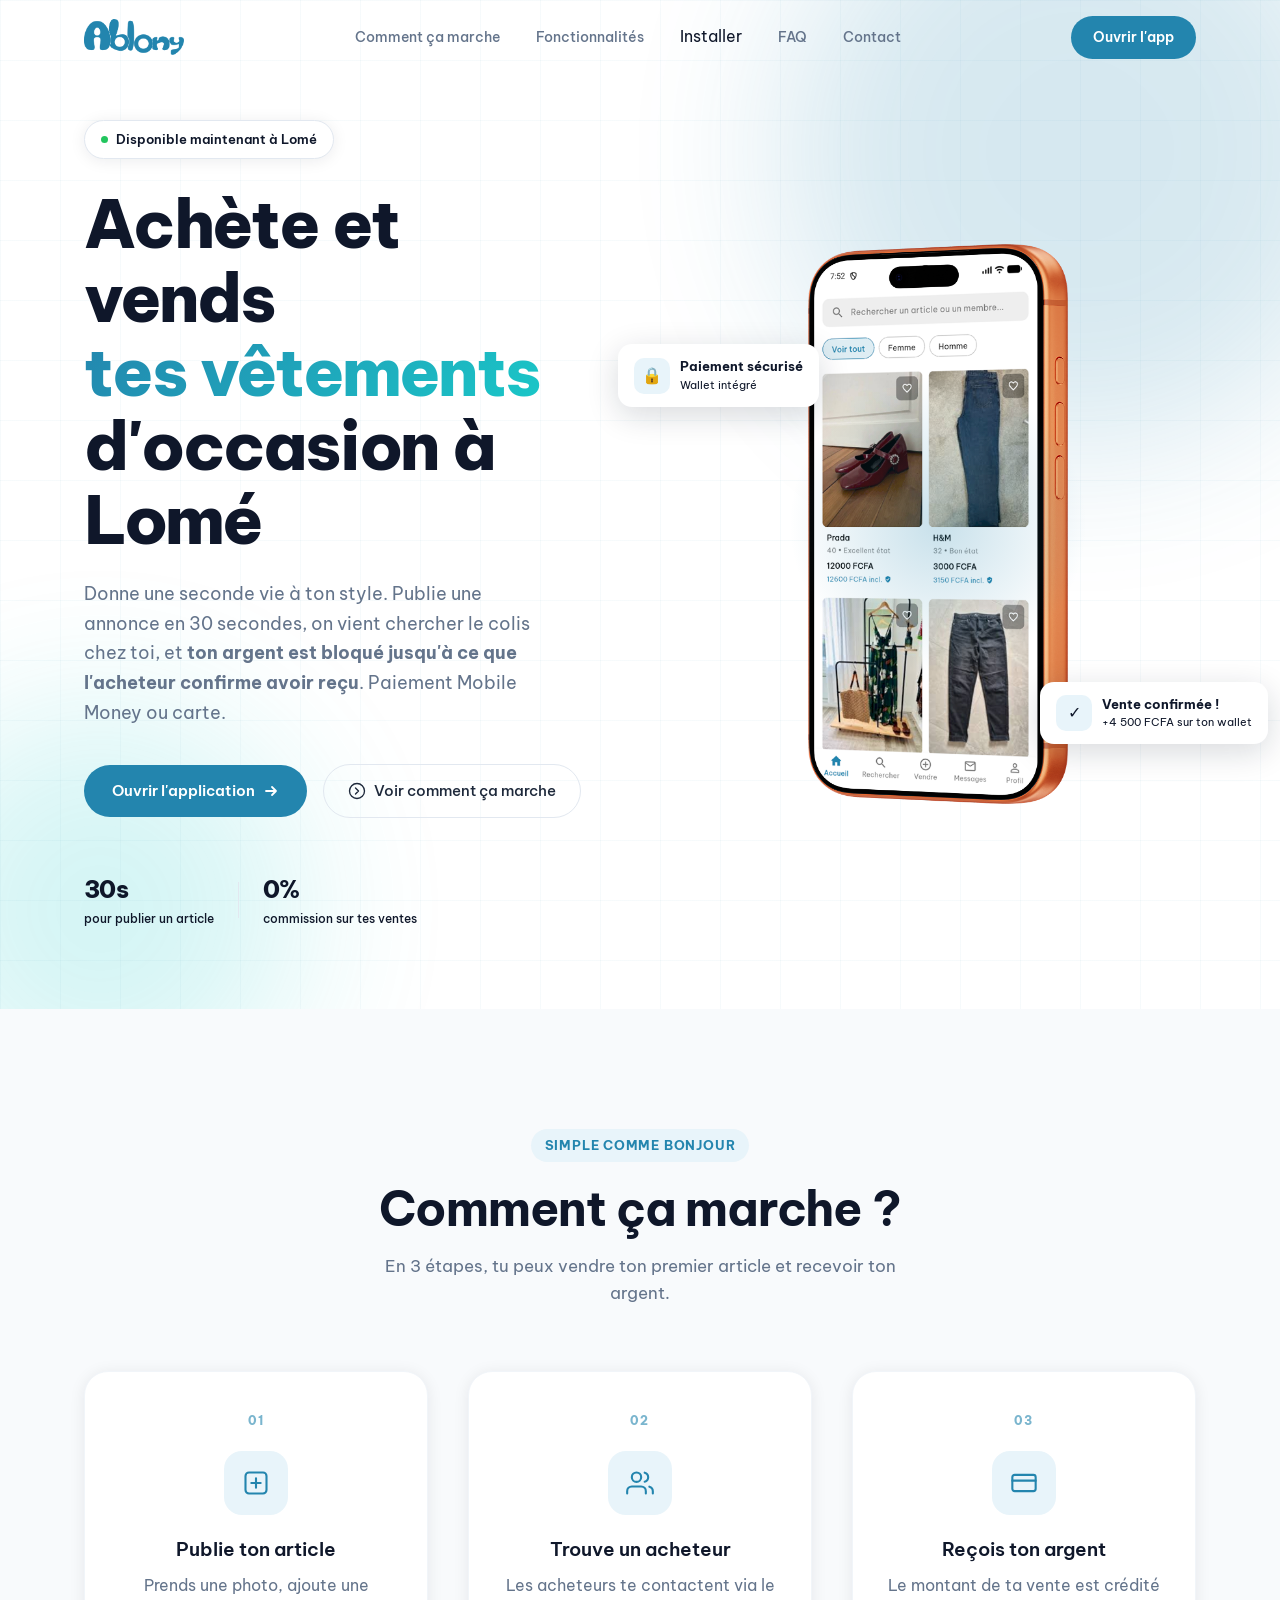
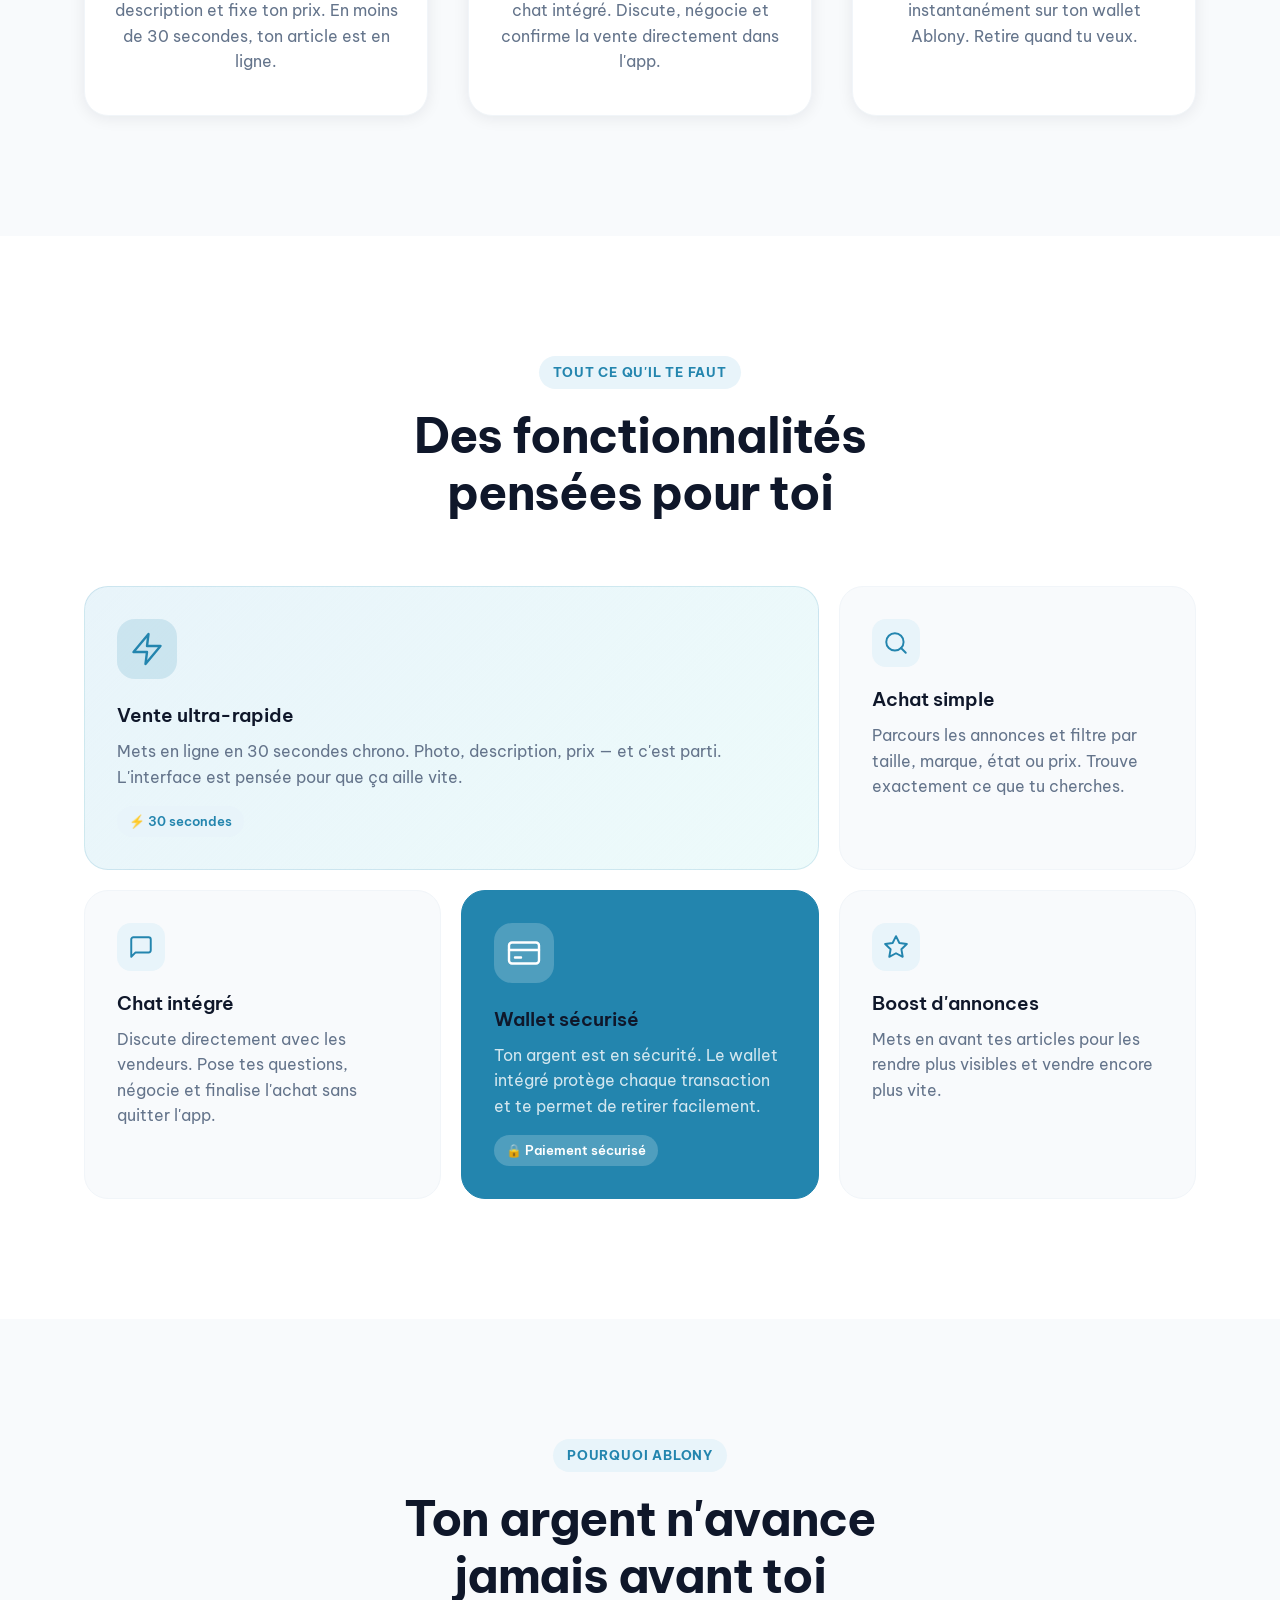
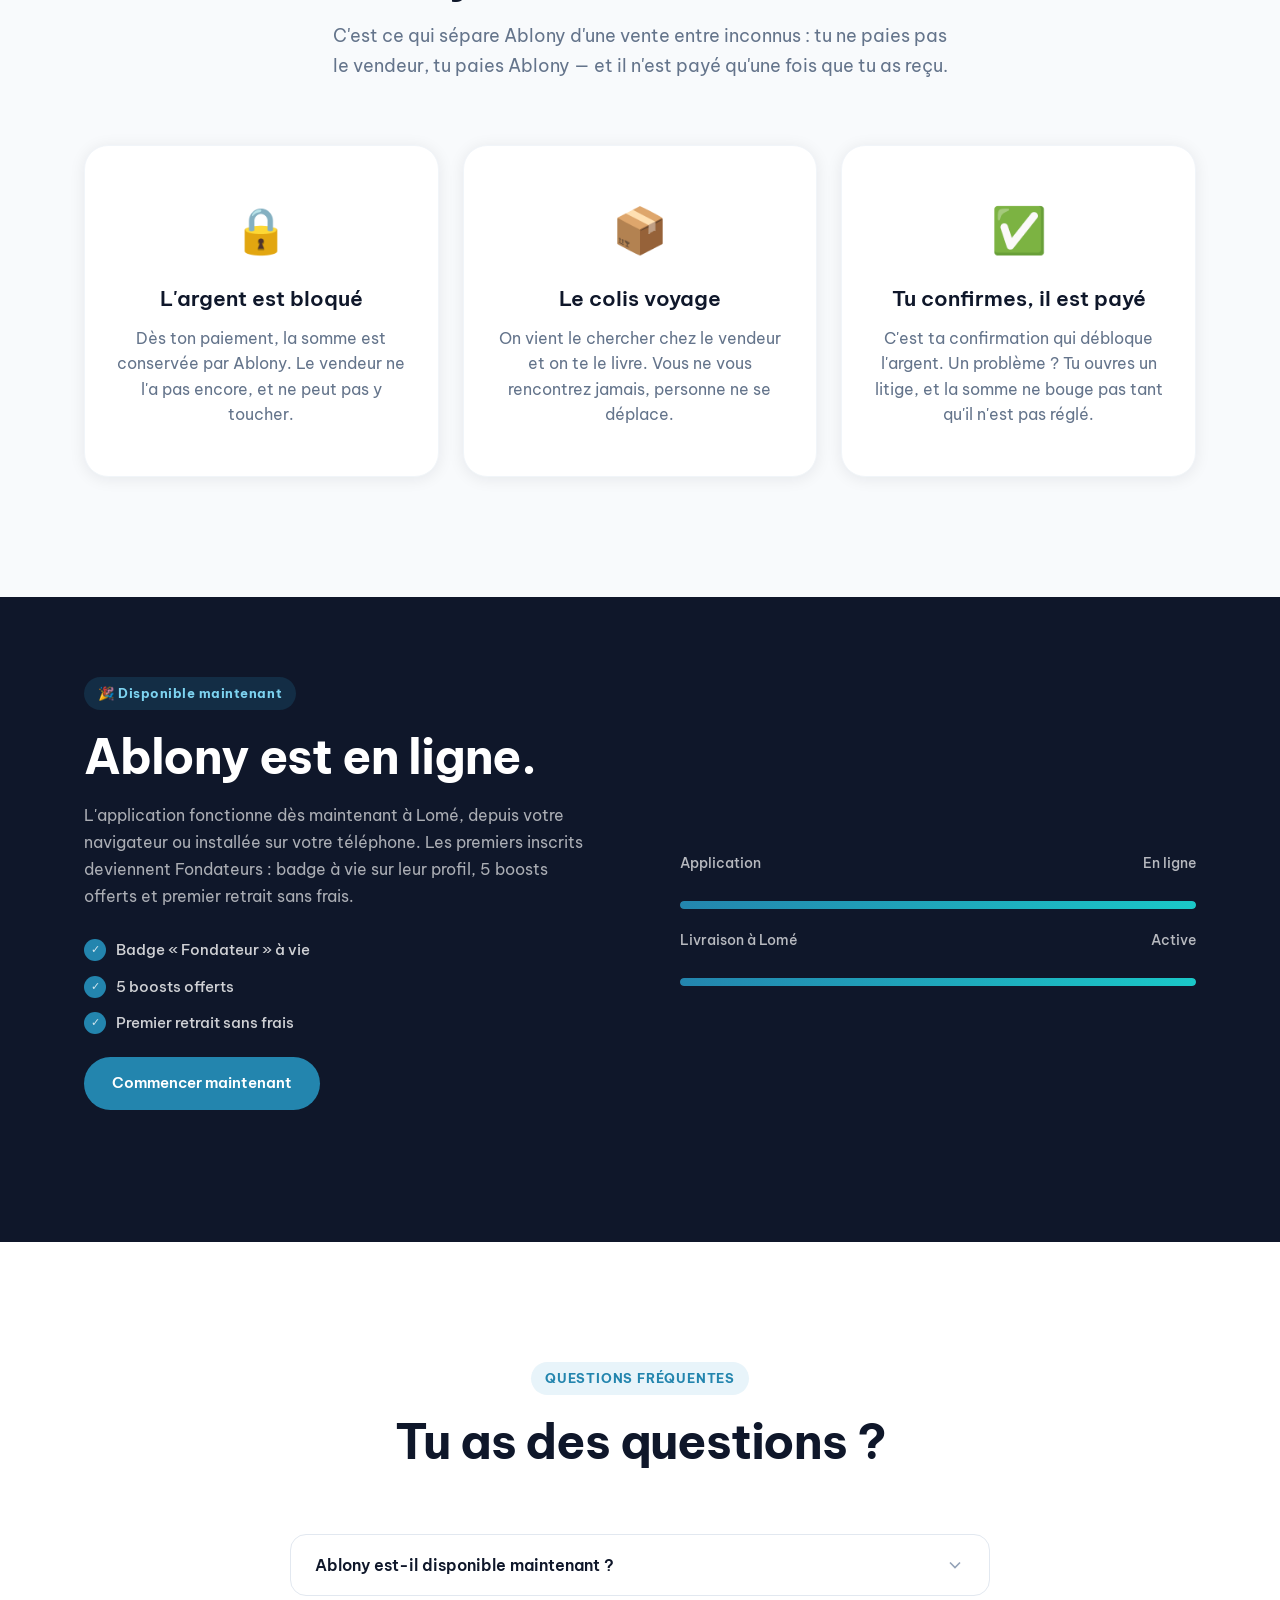
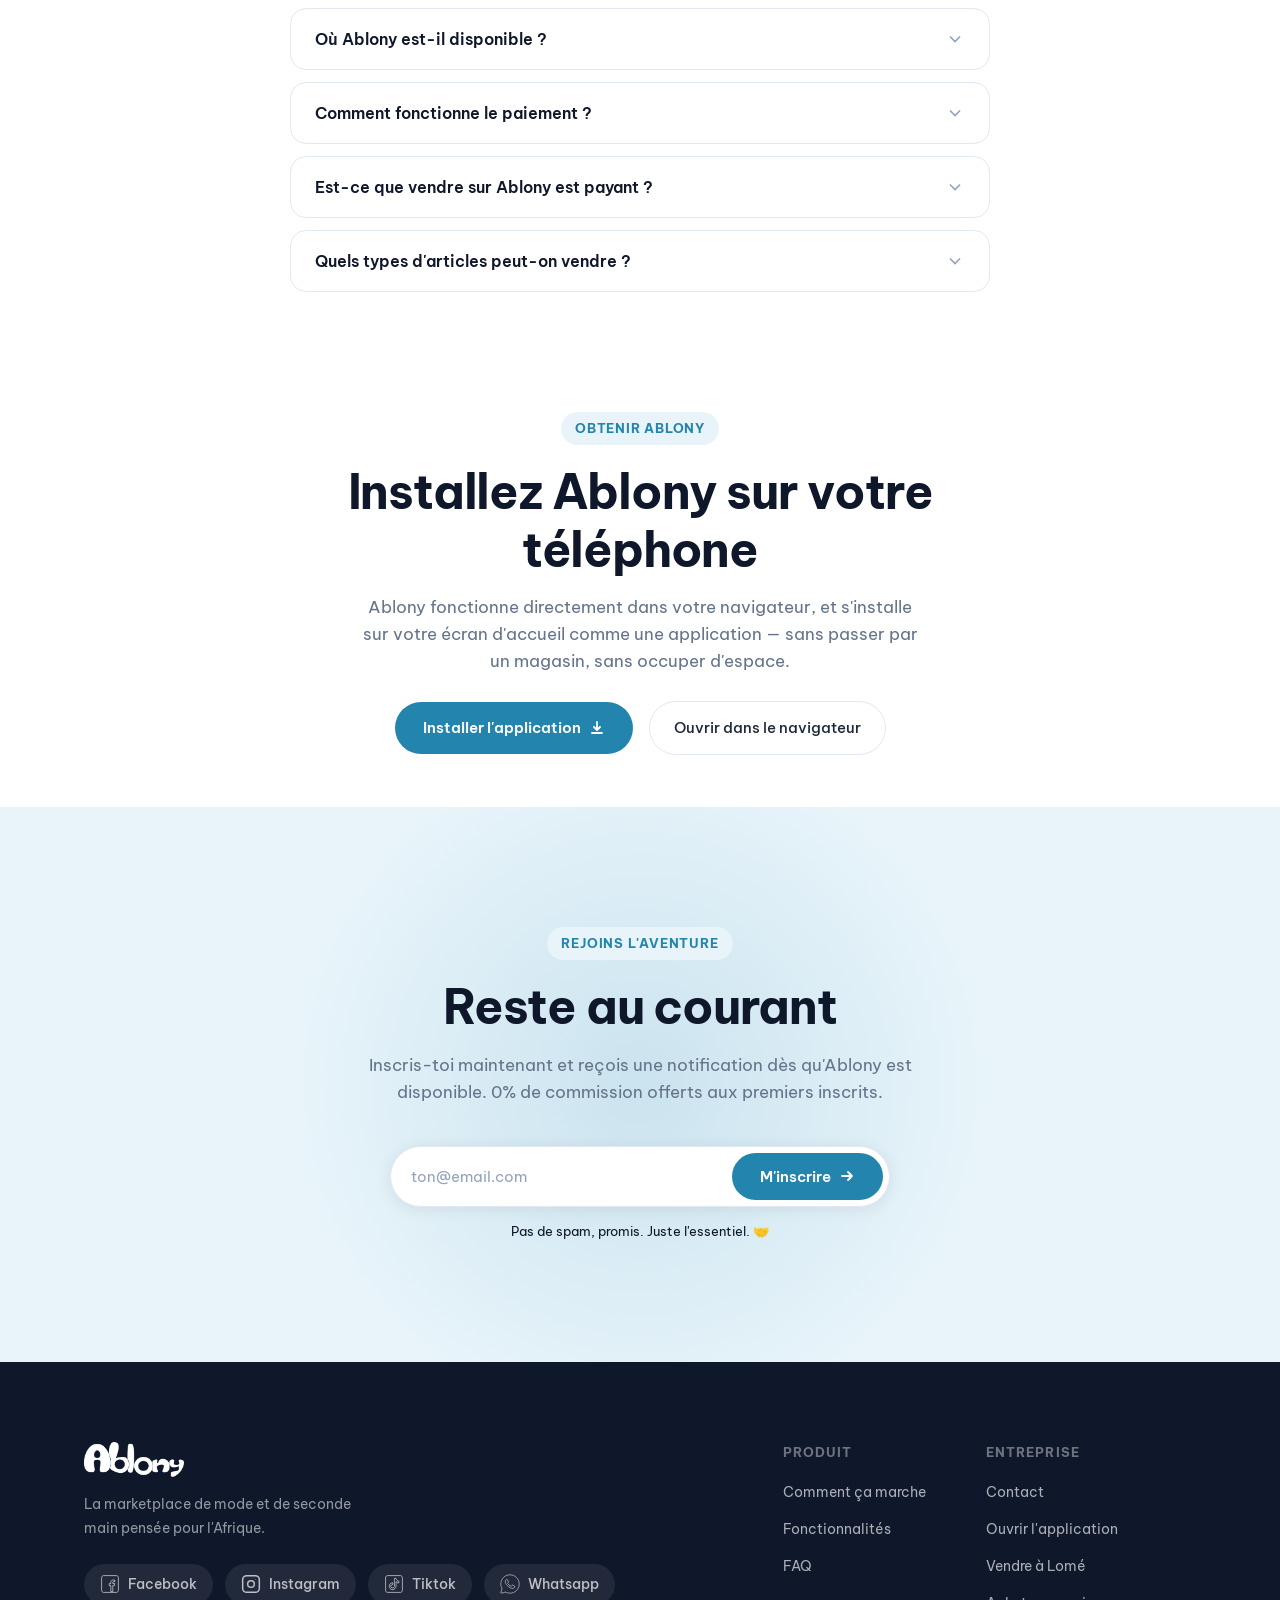
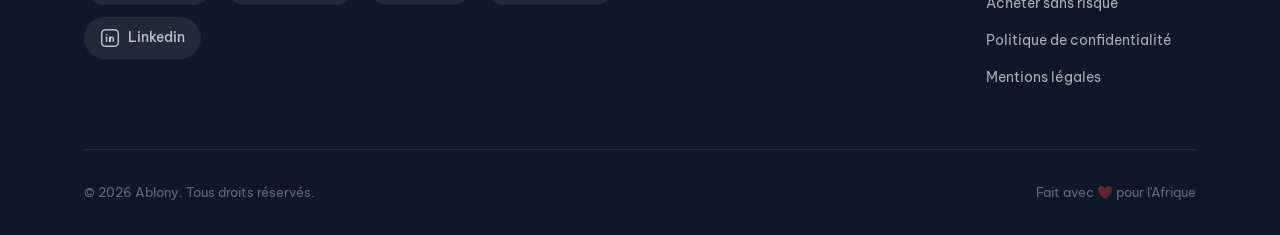
<file: index.html>
<!DOCTYPE html>
<html lang="fr">
<head>
  <meta charset="UTF-8" />
  <meta name="viewport" content="width=device-width, initial-scale=1.0" />
  <!-- Le titre vise ce que les gens tapent réellement : « vendre vêtements
       occasion Lomé », « friperie en ligne Togo ». Une accroche de marque
       seule (« Donne une seconde vie à ton style ») ne ressort sur aucune
       recherche, puisque personne ne cherche ces mots-là. -->
  <title>Ablony — Acheter et vendre des vêtements d'occasion au Togo</title>
  <meta name="description" content="Achetez et vendez des vêtements d'occasion à Lomé en toute sécurité. Votre argent est bloqué jusqu'à la réception du colis, que nous récupérons chez le vendeur. Paiement Mobile Money." />
  <meta name="keywords" content="vêtements occasion Togo, friperie en ligne Lomé, vendre vêtements Lomé, seconde main Togo, acheter habits occasion, Mobile Money Togo" />
  <link rel="canonical" href="https://ablony.net/" />
  <meta name="robots" content="index, follow" />
  <meta name="author" content="Ablony" />

  <meta property="og:type" content="website" />
  <meta property="og:site_name" content="Ablony" />
  <meta property="og:locale" content="fr_FR" />
  <meta property="og:url" content="https://ablony.net/" />
  <meta property="og:title" content="Ablony — Acheter et vendre des vêtements d'occasion au Togo" />
  <meta property="og:description" content="Votre argent est bloqué jusqu'à la réception du colis. On vient le chercher chez le vendeur, on vous le livre. Paiement Mobile Money." />
  <meta property="og:image" content="https://ablony.net/images/ablony_og_1200x630.png" />
  <meta property="og:image:width" content="1200" />
  <meta property="og:image:height" content="630" />
  <meta property="og:image:alt" content="Ablony — achète et vends d'occasion à Lomé, paiement Mobile Money" />
  <meta name="twitter:card" content="summary_large_image" />
  <meta name="twitter:title" content="Ablony — Vêtements d'occasion au Togo" />
  <meta name="twitter:description" content="Votre argent est bloqué jusqu'à la réception du colis. Paiement Mobile Money." />
  <meta name="twitter:image" content="https://ablony.net/images/ablony_og_1200x630.png" />
  <link rel="preconnect" href="https://fonts.googleapis.com" />
  <link rel="preconnect" href="https://fonts.gstatic.com" crossorigin />
  <link href="https://fonts.googleapis.com/css2?family=Be+Vietnam+Pro:ital,wght@0,300;0,400;0,500;0,600;0,700;0,800;0,900;1,400&display=swap" rel="stylesheet" />
  <link rel="stylesheet" href="styles.css" />
  <link rel="icon" type="image/x-icon" href="./images/favicon.png">

  <!-- Données structurées : sans elles, Google lit une page de texte. Avec
       elles, il sait qu'il s'agit d'une place de marché, où, et dans quelle
       langue — ce qui conditionne l'affichage sur les recherches locales. -->
  <script type="application/ld+json">
  {
    "@context": "https://schema.org",
    "@type": "WebSite",
    "name": "Ablony",
    "url": "https://ablony.net/",
    "inLanguage": "fr",
    "description": "Place de marché d'achat et de vente de vêtements d'occasion entre particuliers au Togo."
  }
  </script>
  <script type="application/ld+json">
  {
    "@context": "https://schema.org",
    "@type": "Organization",
    "name": "Ablony",
    "url": "https://ablony.net/",
    "logo": "https://ablony.net/images/favicon.png",
    "areaServed": { "@type": "Country", "name": "Togo" },
    "contactPoint": {
      "@type": "ContactPoint",
      "contactType": "customer support",
      "email": "support@ablony.net",
      "availableLanguage": ["fr"]
    }
  }
  </script>
  <script type="application/ld+json">
  {
    "@context": "https://schema.org",
    "@type": "MobileApplication",
    "name": "Ablony",
    "operatingSystem": "Android, Web",
    "applicationCategory": "ShoppingApplication",
    "url": "https://app.ablony.net/",
    "offers": { "@type": "Offer", "price": "0", "priceCurrency": "XOF" }
  }
  </script>
</head>
<body>

  <!-- NAVBAR -->
  <nav class="navbar" id="navbar">
    <div class="nav-inner">
      <a href="index.html" class="logo">
        <!-- <span class="logo-icon">◈</span>
        <span class="logo-text">ablony</span> -->
        <img style="width: 100px;" src="./images/logo_bleu.png" alt="Ablony">
      </a>
      <div class="nav-links">
        <a href="#how" class="nav-link">Comment ça marche</a>
        <a href="#features" class="nav-link">Fonctionnalités</a>
        <a href="#telecharger">Installer</a>
      <a href="#faq" class="nav-link">FAQ</a>
        <a href="contact.html" class="nav-link">Contact</a>
      </div>
      <a href="https://app.ablony.net/?install=1" class="btn-nav">Ouvrir l'app</a>
      <button class="hamburger" id="hamburger" aria-label="Menu">
        <span></span><span></span><span></span>
      </button>
    </div>
    <div class="mobile-menu" id="mobileMenu">
      <a href="#how" class="mobile-link">Comment ça marche</a>
      <a href="#features" class="mobile-link">Fonctionnalités</a>
      <a href="#faq" class="mobile-link">FAQ</a>
      <a href="contact.html" class="mobile-link">Contact</a>
      <a href="https://app.ablony.net/?install=1" class="btn-primary mobile-cta">Ouvrir l'application</a>
    </div>
  </nav>

  <!-- HERO -->
  <section class="hero" id="hero">
    <div class="hero-bg">
      <div class="blob blob-1"></div>
      <div class="blob blob-2"></div>
      <div class="grid-overlay"></div>
    </div>
    <div class="container">
      <div class="hero-content">
        <div class="hero-badge reveal">
          <span class="badge-dot"></span>
          Disponible maintenant à Lomé
        </div>
        <!-- Le h1 est le signal le plus fort pour une recherche. Il doit
             donc porter les mots que les gens tapent — « vêtements
             d'occasion », « Lomé » — et non une accroche de marque seule, qui
             ne ressort sur aucune requête. L'émotion passe dans le
             sous-titre, qui n'est pas lu de la même façon. -->
        <h1 class="hero-title reveal">
          Achète et vends<br/>
          <span class="text-gradient">tes vêtements</span><br/>
          d'occasion à Lomé
        </h1>
        <p class="hero-sub reveal">
          Donne une seconde vie à ton style. Publie une annonce en 30 secondes,
          on vient chercher le colis chez toi, et <strong>ton argent est bloqué
          jusqu'à ce que l'acheteur confirme avoir reçu</strong>. Paiement
          Mobile Money ou carte.
        </p>
        <div class="hero-actions reveal">
          <!-- Mène à l'application, qui prend en charge l'installation :
               l'invite d'installation appartient à l'origine de la PWA, un
               bouton posé ici ne peut pas l'ouvrir lui-même. `?install=1`
               déclenche l'aide dès l'arrivée. -->
          <a href="https://app.ablony.net/?install=1" class="btn-primary">
            <span>Ouvrir l'application</span>
            <svg width="16" height="16" viewBox="0 0 16 16" fill="none"><path d="M3 8h10M9 4l4 4-4 4" stroke="currentColor" stroke-width="1.8" stroke-linecap="round" stroke-linejoin="round"/></svg>
          </a>
          <a href="#how" class="btn-ghost">
            <svg width="18" height="18" viewBox="0 0 24 24" fill="none"><circle cx="12" cy="12" r="10" stroke="currentColor" stroke-width="1.8"/><path d="M10 8l4 4-4 4" stroke="currentColor" stroke-width="1.8" stroke-linecap="round" stroke-linejoin="round"/></svg>
            Voir comment ça marche
          </a>
        </div>
        <div class="hero-stats reveal">
          <!--div class="stat">
            <span class="stat-num">+500</span>
            <span class="stat-label">inscrits sur la waitlist</span>
          </div>
          <div class="stat-divider"></div-->
          <div class="stat">
            <span class="stat-num">30s</span>
            <span class="stat-label">pour publier un article</span>
          </div>
          <div class="stat-divider"></div>
          <div class="stat">
            <span class="stat-num">0%</span>
            <span class="stat-label">commission sur tes ventes</span>
          </div>
        </div>
      </div>
      <div class="hero-visual reveal">
        <div class="phone-wrapper">
          <div class="phone-glow"></div>
          <!-- <div class="phone-frame">
            <div class="phone-notch"></div>
            <div class="phone-screen">
              <div class="app-mockup">
                <div class="app-header">
                  <span class="app-logo-sm">◈ ablony</span>
                  <div class="app-icons">
                    <div class="app-dot"></div>
                    <div class="app-dot"></div>
                  </div>
                </div>
                <div class="app-search">
                  <svg width="12" height="12" viewBox="0 0 24 24" fill="none"><circle cx="11" cy="11" r="8" stroke="#999" stroke-width="2"/><path d="M21 21l-4.35-4.35" stroke="#999" stroke-width="2" stroke-linecap="round"/></svg>
                  <span>Rechercher...</span>
                </div>
                <div class="app-grid">
                  <div class="app-card">
                    <div class="app-card-img" style="background: linear-gradient(135deg, #d4a0c0, #c080a0);">
                      <div class="app-card-tag">Neuf</div>
                    </div>
                    <div class="app-card-info">
                      <span class="app-card-name">Robe florale</span>
                      <span class="app-card-price">4 500 FCFA</span>
                    </div>
                  </div>
                  <div class="app-card">
                    <div class="app-card-img" style="background: linear-gradient(135deg, #a0b8d8, #7090c0);">
                      <div class="app-card-tag">TBE</div>
                    </div>
                    <div class="app-card-info">
                      <span class="app-card-name">Veste denim</span>
                      <span class="app-card-price">7 200 FCFA</span>
                    </div>
                  </div>
                  <div class="app-card">
                    <div class="app-card-img" style="background: linear-gradient(135deg, #d0c090, #b8a060);">
                      <div class="app-card-tag">Bon état</div>
                    </div>
                    <div class="app-card-info">
                      <span class="app-card-name">Sneakers</span>
                      <span class="app-card-price">12 000 FCFA</span>
                    </div>
                  </div>
                  <div class="app-card">
                    <div class="app-card-img" style="background: linear-gradient(135deg, #c0d8a0, #90c070);">
                      <div class="app-card-tag">Neuf</div>
                    </div>
                    <div class="app-card-info">
                      <span class="app-card-name">Sac à main</span>
                      <span class="app-card-price">8 500 FCFA</span>
                    </div>
                  </div>
                </div>
                <div class="app-nav-bar">
                  <div class="app-nav-item active">
                    <svg width="16" height="16" viewBox="0 0 24 24" fill="currentColor"><path d="M10 20v-6h4v6h5v-8h3L12 3 2 12h3v8z"/></svg>
                  </div>
                  <div class="app-nav-item">
                    <svg width="16" height="16" viewBox="0 0 24 24" fill="none" stroke="currentColor" stroke-width="2"><circle cx="11" cy="11" r="8"/><path d="M21 21l-4.35-4.35" stroke-linecap="round"/></svg>
                  </div>
                  <div class="app-nav-item app-nav-add">
                    <svg width="18" height="18" viewBox="0 0 24 24" fill="none" stroke="white" stroke-width="2.5"><path d="M12 5v14M5 12h14" stroke-linecap="round"/></svg>
                  </div>
                  <div class="app-nav-item">
                    <svg width="16" height="16" viewBox="0 0 24 24" fill="none" stroke="currentColor" stroke-width="2"><path d="M21 15a2 2 0 0 1-2 2H7l-4 4V5a2 2 0 0 1 2-2h14a2 2 0 0 1 2 2z"/></svg>
                  </div>
                  <div class="app-nav-item">
                    <svg width="16" height="16" viewBox="0 0 24 24" fill="none" stroke="currentColor" stroke-width="2"><circle cx="12" cy="8" r="4"/><path d="M4 20c0-4 3.6-7 8-7s8 3 8 7"/></svg>
                  </div>
                </div>
              </div>
            </div>
          </div> -->
          <img style="width: 260px; height: 560px;" src="./images/ablony_mockup.png" alt="">
          <div class="float-card float-card-1">
            <div class="float-icon">✓</div>
            <div>
              <div class="float-title">Vente confirmée !</div>
              <div class="float-sub">+4 500 FCFA sur ton wallet</div>
            </div>
          </div>
          <div class="float-card float-card-2">
            <div class="float-icon">🔒</div>
            <div>
              <div class="float-title">Paiement sécurisé</div>
              <div class="float-sub">Wallet intégré</div>
            </div>
          </div>
        </div>
      </div>
      <!-- <div class="hero-visual reveal">
        <img style="width: 260px height: 560px;" src="./images/ablony_mockup.png" alt="">
      </div> -->
    </div>
  </section>

  <!-- HOW IT WORKS -->
  <section class="section-how" id="how">
    <div class="container">
      <div class="section-header reveal">
        <div class="section-tag">Simple comme bonjour</div>
        <h2 class="section-title">Comment ça marche ?</h2>
        <p class="section-sub">En 3 étapes, tu peux vendre ton premier article et recevoir ton argent.</p>
      </div>
      <div class="steps">
        <div class="step reveal">
          <div class="step-number">01</div>
          <div class="step-icon-wrap">
            <div class="step-icon">
              <svg width="28" height="28" viewBox="0 0 24 24" fill="none" stroke="currentColor" stroke-width="1.8" stroke-linecap="round" stroke-linejoin="round"><rect x="3" y="3" width="18" height="18" rx="3"/><path d="M12 8v8M8 12h8"/></svg>
            </div>
          </div>
          <div class="step-content">
            <h3>Publie ton article</h3>
            <p>Prends une photo, ajoute une description et fixe ton prix. En moins de 30 secondes, ton article est en ligne.</p>
          </div>
          <div class="step-line"></div>
        </div>
        <div class="step reveal">
          <div class="step-number">02</div>
          <div class="step-icon-wrap">
            <div class="step-icon">
              <svg width="28" height="28" viewBox="0 0 24 24" fill="none" stroke="currentColor" stroke-width="1.8" stroke-linecap="round" stroke-linejoin="round"><path d="M17 21v-2a4 4 0 0 0-4-4H5a4 4 0 0 0-4 4v2"/><circle cx="9" cy="7" r="4"/><path d="M23 21v-2a4 4 0 0 0-3-3.87M16 3.13a4 4 0 0 1 0 7.75"/></svg>
            </div>
          </div>
          <div class="step-content">
            <h3>Trouve un acheteur</h3>
            <p>Les acheteurs te contactent via le chat intégré. Discute, négocie et confirme la vente directement dans l'app.</p>
          </div>
          <div class="step-line"></div>
        </div>
        <div class="step reveal">
          <div class="step-number">03</div>
          <div class="step-icon-wrap">
            <div class="step-icon">
              <svg width="28" height="28" viewBox="0 0 24 24" fill="none" stroke="currentColor" stroke-width="1.8" stroke-linecap="round" stroke-linejoin="round"><rect x="2" y="5" width="20" height="14" rx="2"/><path d="M2 10h20"/></svg>
            </div>
          </div>
          <div class="step-content">
            <h3>Reçois ton argent</h3>
            <p>Le montant de ta vente est crédité instantanément sur ton wallet Ablony. Retire quand tu veux.</p>
          </div>
        </div>
      </div>
    </div>
  </section>

  <!-- FEATURES -->
  <section class="section-features" id="features">
    <div class="container">
      <div class="section-header reveal">
        <div class="section-tag">Tout ce qu'il te faut</div>
        <h2 class="section-title">Des fonctionnalités<br/>pensées pour toi</h2>
      </div>
      <div class="features-grid">
        <div class="feature-card feature-big reveal">
          <div class="feature-icon-lg">
            <svg width="36" height="36" viewBox="0 0 24 24" fill="none" stroke="currentColor" stroke-width="1.6" stroke-linecap="round" stroke-linejoin="round"><path d="M13 2L3 14h9l-1 8 10-12h-9l1-8z"/></svg>
          </div>
          <h3>Vente ultra-rapide</h3>
          <p>Mets en ligne en 30 secondes chrono. Photo, description, prix — et c'est parti. L'interface est pensée pour que ça aille vite.</p>
          <div class="feature-tag">⚡ 30 secondes</div>
        </div>
        <div class="feature-card reveal">
          <div class="feature-icon">
            <svg width="26" height="26" viewBox="0 0 24 24" fill="none" stroke="currentColor" stroke-width="1.8" stroke-linecap="round" stroke-linejoin="round"><circle cx="11" cy="11" r="8"/><path d="M21 21l-4.35-4.35"/></svg>
          </div>
          <h3>Achat simple</h3>
          <p>Parcours les annonces et filtre par taille, marque, état ou prix. Trouve exactement ce que tu cherches.</p>
        </div>
        <div class="feature-card reveal">
          <div class="feature-icon">
            <svg width="26" height="26" viewBox="0 0 24 24" fill="none" stroke="currentColor" stroke-width="1.8" stroke-linecap="round" stroke-linejoin="round"><path d="M21 15a2 2 0 0 1-2 2H7l-4 4V5a2 2 0 0 1 2-2h14a2 2 0 0 1 2 2z"/></svg>
          </div>
          <h3>Chat intégré</h3>
          <p>Discute directement avec les vendeurs. Pose tes questions, négocie et finalise l'achat sans quitter l'app.</p>
        </div>
        <div class="feature-card feature-highlight reveal">
          <div class="feature-icon-lg">
            <svg width="36" height="36" viewBox="0 0 24 24" fill="none" stroke="currentColor" stroke-width="1.6" stroke-linecap="round" stroke-linejoin="round"><rect x="2" y="5" width="20" height="14" rx="2"/><path d="M2 10h20M6 15h4"/></svg>
          </div>
          <h3>Wallet sécurisé</h3>
          <p>Ton argent est en sécurité. Le wallet intégré protège chaque transaction et te permet de retirer facilement.</p>
          <div class="feature-tag">🔒 Paiement sécurisé</div>
        </div>
        <div class="feature-card reveal">
          <div class="feature-icon">
            <svg width="26" height="26" viewBox="0 0 24 24" fill="none" stroke="currentColor" stroke-width="1.8" stroke-linecap="round" stroke-linejoin="round"><polygon points="12 2 15.09 8.26 22 9.27 17 14.14 18.18 21.02 12 17.77 5.82 21.02 7 14.14 2 9.27 8.91 8.26 12 2"/></svg>
          </div>
          <h3>Boost d'annonces</h3>
          <p>Mets en avant tes articles pour les rendre plus visibles et vendre encore plus vite.</p>
        </div>
      </div>
    </div>
  </section>

  <!-- TRUST -->
  <section class="section-trust" id="trust">
    <div class="container">
      <div class="section-header reveal">
        <div class="section-tag">Pourquoi Ablony</div>
        <h2 class="section-title">Ton argent n'avance<br/>jamais avant toi</h2>
        <p class="hero-sub" style="max-width:620px;margin:16px auto 0">
          C'est ce qui sépare Ablony d'une vente entre inconnus : tu ne paies
          pas le vendeur, tu paies Ablony — et il n'est payé qu'une fois que tu
          as reçu.
        </p>
      </div>
      <div class="trust-grid">
        <div class="trust-card reveal">
          <div class="trust-emoji">🔒</div>
          <h3>L'argent est bloqué</h3>
          <p>Dès ton paiement, la somme est conservée par Ablony. Le vendeur ne l'a pas encore, et ne peut pas y toucher.</p>
        </div>
        <div class="trust-card reveal">
          <div class="trust-emoji">📦</div>
          <h3>Le colis voyage</h3>
          <p>On vient le chercher chez le vendeur et on te le livre. Vous ne vous rencontrez jamais, personne ne se déplace.</p>
        </div>
        <div class="trust-card reveal">
          <div class="trust-emoji">✅</div>
          <h3>Tu confirmes, il est payé</h3>
          <p>C'est ta confirmation qui débloque l'argent. Un problème&nbsp;? Tu ouvres un litige, et la somme ne bouge pas tant qu'il n'est pas réglé.</p>
        </div>
      </div>
    </div>
  </section>

  <!-- BANDEAU : L'APPLICATION EST EN LIGNE -->
  <section class="section-coming reveal">
    <div class="container">
      <div class="coming-inner">
        <div class="coming-left">
          <div class="coming-tag">🎉 Disponible maintenant</div>
          <h2>Ablony est en ligne.</h2>
          <p>L'application fonctionne dès maintenant à Lomé, depuis votre navigateur ou installée sur votre téléphone. Les premiers inscrits deviennent Fondateurs : badge à vie sur leur profil, 5 boosts offerts et premier retrait sans frais.</p>
          <div class="coming-perks">
            <div class="perk"><span>✓</span> Badge « Fondateur » à vie</div>
            <div class="perk"><span>✓</span> 5 boosts offerts</div>
            <div class="perk"><span>✓</span> Premier retrait sans frais</div>
          </div>
          <div class="hero-actions" style="margin-top:22px">
            <a href="https://app.ablony.net/?install=1" class="btn-primary">
              <span>Commencer maintenant</span>
            </a>
          </div>
        </div>
        <div class="coming-right">
          <div class="coming-progress-wrap">
            <div class="coming-progress-label">
              <span>Application</span>
              <span>En ligne</span>
            </div>
            <div class="coming-bar">
              <div class="coming-fill" style="width: 100%"></div>
            </div>
            <div class="coming-progress-label">
              <span>Livraison à Lomé</span>
              <span>Active</span>
            </div>
            <div class="coming-bar">
              <div class="coming-fill" style="width: 100%"></div>
            </div>
          </div>
        </div>
      </div>
    </div>
  </section>

  <!-- FAQ -->
  <section class="section-faq" id="faq">
    <div class="container">
      <div class="section-header reveal">
        <div class="section-tag">Questions fréquentes</div>
        <h2 class="section-title">Tu as des questions ?</h2>
      </div>
      <div class="faq-list">
        <div class="faq-item reveal">
          <button class="faq-q" aria-expanded="false">
            <span>Ablony est-il disponible maintenant ?</span>
            <svg class="faq-icon" width="20" height="20" viewBox="0 0 24 24" fill="none" stroke="currentColor" stroke-width="2"><path d="M6 9l6 6 6-6"/></svg>
          </button>
          <div class="faq-a">
            <p>Oui. Ablony fonctionne dès maintenant à Lomé. Vous pouvez l'utiliser depuis votre navigateur sur <a href="https://app.ablony.net/">app.ablony.net</a>, ou l'installer sur votre téléphone pour y accéder comme une application.</p>
          </div>
        </div>
        <div class="faq-item reveal">
          <button class="faq-q" aria-expanded="false">
            <span>Où Ablony est-il disponible ?</span>
            <svg class="faq-icon" width="20" height="20" viewBox="0 0 24 24" fill="none" stroke="currentColor" stroke-width="2"><path d="M6 9l6 6 6-6"/></svg>
          </button>
          <div class="faq-a">
            <p>Ablony fonctionne aujourd'hui à <strong>Lomé</strong>, où nous assurons nous-mêmes la récupération et la livraison des colis. Nous n'ouvrons une ville que lorsque nous pouvons y garantir la livraison — mieux vaut servir une ville correctement que dix approximativement. D'autres suivront.</p>
          </div>
        </div>
        <div class="faq-item reveal">
          <button class="faq-q" aria-expanded="false">
            <span>Comment fonctionne le paiement ?</span>
            <svg class="faq-icon" width="20" height="20" viewBox="0 0 24 24" fill="none" stroke="currentColor" stroke-width="2"><path d="M6 9l6 6 6-6"/></svg>
          </button>
          <div class="faq-a">
            <p>Ablony intègre un wallet sécurisé. Les acheteurs paient via l'application, l'argent est sécurisé jusqu'à la confirmation de réception, puis libéré sur le wallet du vendeur.</p>
            <p>Tu peux recharger ton wallet via mobile money à tout moment.</p>
          </div>
        </div>
        <div class="faq-item reveal">
          <button class="faq-q" aria-expanded="false">
            <span>Est-ce que vendre sur Ablony est payant ?</span>
            <svg class="faq-icon" width="20" height="20" viewBox="0 0 24 24" fill="none" stroke="currentColor" stroke-width="2"><path d="M6 9l6 6 6-6"/></svg>
          </button>
          <div class="faq-a">
            <p>L'application est gratuite à l'installation. nous prenons juste une petite commission au retrait des fonds.</p>
            <p>Déposer une annonce est gratuit. Les 100 premiers inscrits deviennent Fondateurs : badge à vie, 5 boosts offerts pour mettre leurs annonces en avant, et premier retrait sans frais.</p>
          </div>
        </div>
        <div class="faq-item reveal">
          <button class="faq-q" aria-expanded="false">
            <span>Quels types d'articles peut-on vendre ?</span>
            <svg class="faq-icon" width="20" height="20" viewBox="0 0 24 24" fill="none" stroke="currentColor" stroke-width="2"><path d="M6 9l6 6 6-6"/></svg>
          </button>
          <div class="faq-a">
            <p>Vous pouvez vendre tous types de vêtements et accessoires de mode : robes, pantalons, chaussures, sacs, bijoux, etc. Mais vous pourrez aussi vendre des accessoires électroniques, technologiques et plein d'autres catégories d'articles. L'état doit être correct (usure normale acceptée, articles propres obligatoires).</p>
          </div>
        </div>
      </div>
    </div>
  </section>

  <!-- CTA SECTION -->
  <!-- OBTENIR L'APPLICATION -->
  <section class="section-download" id="telecharger">
    <div class="container">
      <div class="cta-inner reveal" style="text-align:center">
        <div class="section-tag">Obtenir Ablony</div>
        <h2>Installez Ablony sur votre téléphone</h2>
        <p style="max-width:560px;margin:14px auto 26px">
          Ablony fonctionne directement dans votre navigateur, et s'installe
          sur votre écran d'accueil comme une application — sans passer par un
          magasin, sans occuper d'espace.
        </p>
        <div class="hero-actions" style="justify-content:center">
          <a href="https://app.ablony.net/?install=1" class="btn-primary">
            <span>Installer l'application</span>
            <svg width="16" height="16" viewBox="0 0 16 16" fill="none"><path d="M8 2v8m0 0l-3-3m3 3l3-3M3 13h10" stroke="currentColor" stroke-width="1.8" stroke-linecap="round" stroke-linejoin="round"/></svg>
          </a>
          <a href="https://app.ablony.net/" class="btn-ghost">
            <span>Ouvrir dans le navigateur</span>
          </a>
        </div>

        <!-- BADGE GOOGLE PLAY — à activer quand la fiche sera publiée.
             Laissé en commentaire plutôt qu'affiché avec un lien mort : un
             badge qui ne mène nulle part coûte plus cher en confiance qu'une
             absence de badge. Remplacer URL_DE_LA_FICHE puis décommenter.
        <div style="margin-top:24px">
          <a href="URL_DE_LA_FICHE" rel="noopener">
            <img src="images/badge-google-play.png" alt="Disponible sur Google Play"
                 width="180" style="height:auto">
          </a>
        </div>
        -->
      </div>
    </div>
  </section>

  <section class="section-cta" id="cta">
    <div class="cta-bg">
      <div class="cta-blob"></div>
    </div>
    <div class="container">
      <div class="cta-inner reveal">
        <div class="section-tag">Rejoins l'aventure</div>
        <h2>Reste au courant</h2>
        <p>Inscris-toi maintenant et reçois une notification dès qu'Ablony est disponible. 0% de commission offerts aux premiers inscrits.</p>
        <form class="cta-form" id="ctaForm" onsubmit="handleCTASubmit(event)">
          <div class="cta-input-wrap">
            <input type="email" placeholder="ton@email.com" required id="ctaEmail" name="email" class="cta-input" />
            <button type="submit" class="btn-primary">
              <span>M'inscrire</span>
              <svg width="16" height="16" viewBox="0 0 16 16" fill="none"><path d="M3 8h10M9 4l4 4-4 4" stroke="currentColor" stroke-width="1.8" stroke-linecap="round" stroke-linejoin="round"/></svg>
            </button>
          </div>
          <p class="cta-note">Pas de spam, promis. Juste l'essentiel. 🤝</p>
        </form>
        <div class="cta-success" id="ctaSuccess" style="display:none">
          <div class="success-icon">🚀</div>
          <h3>Tu es sur la liste !</h3>
          <p>Tu recevras nos nouveautés et nos bons plans. Merci de ta confiance !</p>
        </div>
      </div>
    </div>
  </section>

  <!-- FOOTER -->
  <footer class="footer">
    <div class="container">
      <div class="footer-top">
        <div class="footer-brand">
          <a href="index.html" class="logo">
            <!-- <span class="logo-icon">◈</span>
            <span class="logo-text">ablony</span> -->
            <img style="width: 100px;" src="./images/logo_blanc.png" alt="Ablony">
          </a>
          <p>La marketplace de mode et de seconde main pensée pour l'Afrique.</p>
          <div class="footer-social">
            <a href="https://www.facebook.com/profile.php?id=61563718988692" target="_blank" rel="noopener" class="social-link" aria-label="Instagram Ablony">
              <svg xmlns="http://www.w3.org/2000/svg" viewBox="0 0 50 50" width="20" role="img">
              <title style="fill:rgb(0, 0, 0);stroke:none;color:rgb(255, 255, 255);stroke-width:1px;stroke-linecap:butt;stroke-linejoin:miter;opacity:1;font-family:&quot;Anthropic Sans&quot;, -apple-system, BlinkMacSystemFont, &quot;Segoe UI&quot;, sans-serif;font-size:16px;font-weight:400;text-anchor:start;dominant-baseline:auto">Facebook logo outlined</title>
              <desc style="fill:rgb(0, 0, 0);stroke:none;color:rgb(255, 255, 255);stroke-width:1px;stroke-linecap:butt;stroke-linejoin:miter;opacity:1;font-family:&quot;Anthropic Sans&quot;, -apple-system, BlinkMacSystemFont, &quot;Segoe UI&quot;, sans-serif;font-size:16px;font-weight:400;text-anchor:start;dominant-baseline:auto">Logo Facebook en version contour uniquement</desc>
              <path d="M41,4H9C6.243,4,4,6.243,4,9v32c0,2.757,2.243,5,5,5h32c2.757,0,5-2.243,5-5V9C46,6.243,43.757,4,41,4z M37,19h-2c-2.014,0-3,0.504-3,2v3h5l-1,5h-4v15h-5V29h-4v-5h4v-3c0-4,2.646-6,6.459-6C35.393,15,37,15.246,37,15V19z" fill="none" stroke="var(--color-text-primary)" stroke-width="1.5" stroke-linejoin="round" style="fill:none;stroke:rgb(250, 249, 245);color:rgb(255, 255, 255);stroke-width:1.5px;stroke-linecap:butt;stroke-linejoin:round;opacity:1;font-family:&quot;Anthropic Sans&quot;, -apple-system, BlinkMacSystemFont, &quot;Segoe UI&quot;, sans-serif;font-size:16px;font-weight:400;text-anchor:start;dominant-baseline:auto"/>
              </svg>
              Facebook
            </a>
            <a href="https://instagram.com/ablony_officiel" target="_blank" rel="noopener" class="social-link" aria-label="Instagram Ablony">
              <svg width="20" height="20" viewBox="0 0 24 24" fill="none" stroke="currentColor" stroke-width="1.8" stroke-linecap="round" stroke-linejoin="round"><rect x="2" y="2" width="20" height="20" rx="5"/><circle cx="12" cy="12" r="4"/><circle cx="17.5" cy="6.5" r="0.5" fill="currentColor" stroke="none"/></svg>
              Instagram
            </a>
            <a href="https://www.tiktok.com/@ablony_officiel" target="_blank" rel="noopener" class="social-link" aria-label="Instagram Ablony">
              <svg xmlns="http://www.w3.org/2000/svg" viewBox="0 0 50 50" width="20" role="img">
              <title style="fill:rgb(0, 0, 0);stroke:none;color:rgb(255, 255, 255);stroke-width:1px;stroke-linecap:butt;stroke-linejoin:miter;opacity:1;font-family:&quot;Anthropic Sans&quot;, -apple-system, BlinkMacSystemFont, &quot;Segoe UI&quot;, sans-serif;font-size:16px;font-weight:400;text-anchor:start;dominant-baseline:auto">TikTok logo outlined</title>
              <desc style="fill:rgb(0, 0, 0);stroke:none;color:rgb(255, 255, 255);stroke-width:1px;stroke-linecap:butt;stroke-linejoin:miter;opacity:1;font-family:&quot;Anthropic Sans&quot;, -apple-system, BlinkMacSystemFont, &quot;Segoe UI&quot;, sans-serif;font-size:16px;font-weight:400;text-anchor:start;dominant-baseline:auto">Logo TikTok en version contour uniquement</desc>
              <path d="M41,4H9C6.243,4,4,6.243,4,9v32c0,2.757,2.243,5,5,5h32c2.757,0,5-2.243,5-5V9C46,6.243,43.757,4,41,4z M37.006,22.323 c-0.227,0.021-0.457,0.035-0.69,0.035c-2.623,0-4.928-1.349-6.269-3.388c0,5.349,0,11.435,0,11.537c0,4.709-3.818,8.527-8.527,8.527 s-8.527-3.818-8.527-8.527s3.818-8.527,8.527-8.527c0.178,0,0.352,0.016,0.527,0.027v4.202c-0.175-0.021-0.347-0.053-0.527-0.053 c-2.404,0-4.352,1.948-4.352,4.352s1.948,4.352,4.352,4.352s4.527-1.894,4.527-4.298c0-0.095,0.042-19.594,0.042-19.594h4.016 c0.378,3.591,3.277,6.425,6.901,6.685V22.323z" fill="none" stroke="var(--color-text-primary)" stroke-width="1.5" stroke-linejoin="round" style="fill:none;stroke:rgb(250, 249, 245);color:rgb(255, 255, 255);stroke-width:1.5px;stroke-linecap:butt;stroke-linejoin:round;opacity:1;font-family:&quot;Anthropic Sans&quot;, -apple-system, BlinkMacSystemFont, &quot;Segoe UI&quot;, sans-serif;font-size:16px;font-weight:400;text-anchor:start;dominant-baseline:auto"/>
              </svg>
              Tiktok
            </a>
            <a href="https://whatsapp.com/channel/0029VbCwnxM6RGJEwu3Pz636" target="_blank" rel="noopener" class="social-link" aria-label="Instagram Ablony">
              <svg viewBox="0 0 50 50" width="20" height="20">
                <path 
                  d="M25,2C12.318,2,2,12.318,2,25c0,3.96,1.023,7.854,2.963,11.29L2.037,46.73c-0.096,0.343-0.003,0.711,0.245,0.966 C2.473,47.893,2.733,48,3,48c0.08,0,0.161-0.01,0.24-0.029l10.896-2.699C17.463,47.058,21.21,48,25,48c12.682,0,23-10.318,23-23 S37.682,2,25,2z M36.57,33.116c-0.492,1.362-2.852,2.605-3.986,2.772c-1.018,0.149-2.306,0.213-3.72-0.231 c-0.857-0.27-1.957-0.628-3.366-1.229c-5.923-2.526-9.791-8.415-10.087-8.804C15.116,25.235,13,22.463,13,19.594 s1.525-4.28,2.067-4.864c0.542-0.584,1.181-0.73,1.575-0.73s0.787,0.005,1.132,0.021c0.363,0.018,0.85-0.137,1.329,1.001 c0.492,1.168,1.673,4.037,1.819,4.33c0.148,0.292,0.246,0.633,0.05,1.022c-0.196,0.389-0.294,0.632-0.59,0.973 s-0.62,0.76-0.886,1.022c-0.296,0.291-0.603,0.606-0.259,1.19c0.344,0.584,1.529,2.493,3.285,4.039 c2.255,1.986,4.158,2.602,4.748,2.894c0.59,0.292,0.935,0.243,1.279-0.146c0.344-0.39,1.476-1.703,1.869-2.286 s0.787-0.487,1.329-0.292c0.542,0.194,3.445,1.604,4.035,1.896c0.59,0.292,0.984,0.438,1.132,0.681 C37.062,30.587,37.062,31.755,36.57,33.116z"
                  fill="none"
                  stroke="currentColor"
                  stroke-width="1.8"
                />
              </svg>
              Whatsapp
            </a>
            <a href="https://www.linkedin.com/company/ablony" target="_blank" rel="noopener" class="social-link" aria-label="Instagram Ablony">
              <svg width="20" height="20" viewBox="0 0 24 24" fill="none" stroke="currentColor" stroke-width="1.8" stroke-linecap="round" stroke-linejoin="round">
                <rect x="2" y="2" width="20" height="20" rx="5"/>
                <line x1="8" y1="11" x2="8" y2="16"/>
                <line x1="8" y1="8" x2="8.01" y2="8"/>
                <path d="M12 16v-3a2 2 0 0 1 4 0v3"/>
                <line x1="12" y1="11" x2="12" y2="16"/>
              </svg>
              Linkedin
            </a>
          </div>
        </div>
        <div class="footer-links">
          <div class="footer-col">
            <h4>Produit</h4>
            <a href="#how">Comment ça marche</a>
            <a href="#features">Fonctionnalités</a>
            <a href="#faq">FAQ</a>
          </div>
          <div class="footer-col">
            <h4>Entreprise</h4>
            <a href="contact.html">Contact</a>
            <a href="https://app.ablony.net/">Ouvrir l'application</a>
            <a href="vendre-vetements-lome.html">Vendre à Lomé</a>
            <a href="acheter-occasion-togo.html">Acheter sans risque</a>
            <a href="politique_confidentialite.html">Politique de confidentialité</a>
            <a href="mention_legal.html">Mentions légales</a>
          </div>
        </div>
      </div>
      <div class="footer-bottom">
        <p>© 2026 Ablony. Tous droits réservés.</p>
        <p>Fait avec ❤️ pour l'Afrique</p>
      </div>
    </div>
  </footer>

  <script src="main.js"></script>
</body>
</html>
</file>
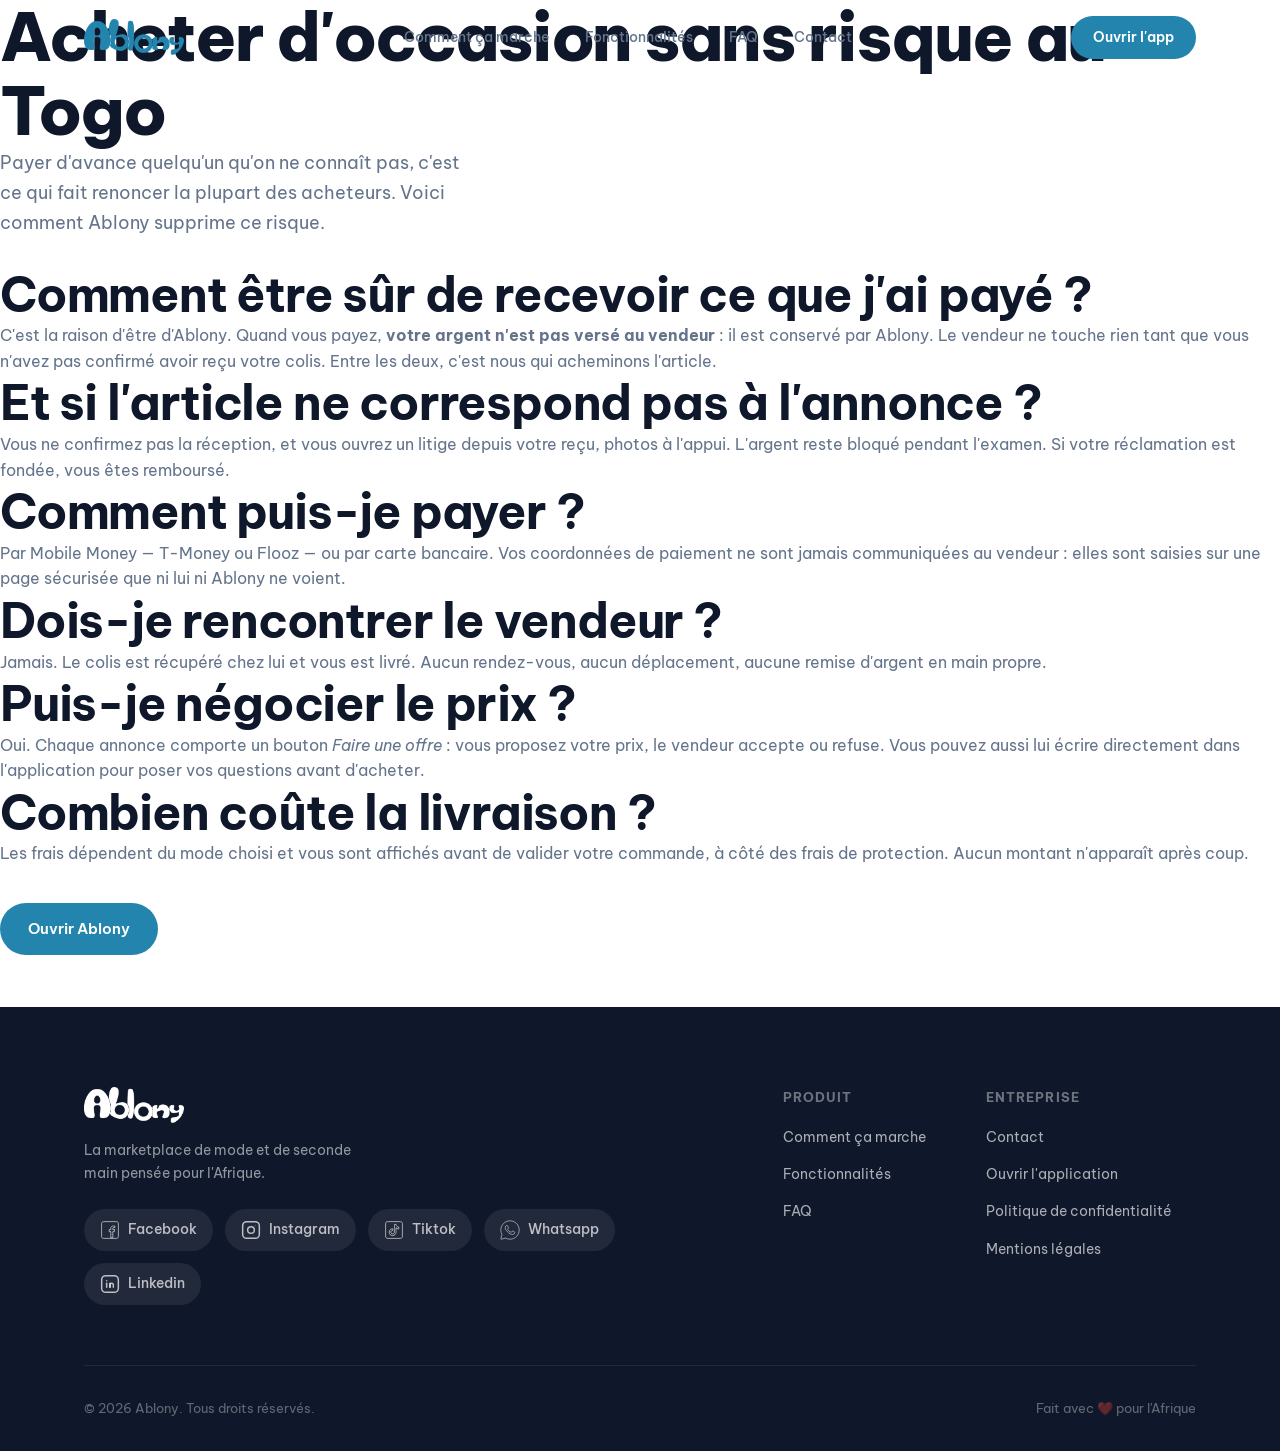
<file: acheter-occasion-togo.html>
<!DOCTYPE html>
<html lang="fr">
<head>
  <meta charset="UTF-8" />
  <meta name="viewport" content="width=device-width, initial-scale=1.0" />
  <title>Acheter d'occasion en toute sécurité au Togo — Ablony</title>
  <meta name="description" content="Achetez des vêtements d'occasion au Togo sans crainte : votre argent est bloqué jusqu'à la réception du colis, et remboursé si l'article ne correspond pas." />
  <link rel="canonical" href="https://ablony.net/acheter-occasion-togo.html" />
  <meta name="robots" content="index, follow" />

  <meta property="og:type" content="article" />
  <meta property="og:site_name" content="Ablony" />
  <meta property="og:locale" content="fr_FR" />
  <meta property="og:url" content="https://ablony.net/acheter-occasion-togo.html" />
  <meta property="og:title" content="Acheter d'occasion en toute sécurité au Togo — Ablony" />
  <meta property="og:description" content="Achetez des vêtements d'occasion au Togo sans crainte : votre argent est bloqué jusqu'à la réception du colis, et remboursé si l'article ne correspond pas." />
  <meta property="og:image" content="https://ablony.net/images/ablony_og_1200x630.png" />
  <meta property="og:image:width" content="1200" />
  <meta property="og:image:height" content="630" />
  <meta property="og:image:alt" content="Ablony — achète et vends d'occasion à Lomé, paiement Mobile Money" />
  <meta name="twitter:card" content="summary_large_image" />

  <link rel="preconnect" href="https://fonts.googleapis.com" />
  <link rel="preconnect" href="https://fonts.gstatic.com" crossorigin />
  <link href="https://fonts.googleapis.com/css2?family=Be+Vietnam+Pro:ital,wght@0,300;0,400;0,500;0,600;0,700;0,800;0,900;1,400&display=swap" rel="stylesheet" />
  <link rel="stylesheet" href="styles.css" />
  <link rel="icon" type="image/x-icon" href="./images/favicon.png">

  <!-- FAQPage : c'est ce balisage qui permet à Google d'afficher les
       questions directement dans ses résultats. Sans lui, la page n'est
       qu'un bloc de texte parmi d'autres. -->
  <script type="application/ld+json">
  {
    "@context": "https://schema.org",
    "@type": "FAQPage",
    "mainEntity": [
      {
        "@type": "Question",
        "name": "Comment être sûr de recevoir ce que j'ai payé ?",
        "acceptedAnswer": {
          "@type": "Answer",
          "text": "C'est la raison d'être d'Ablony. Quand vous payez, votre argent n'est pas versé au vendeur : il est conservé par Ablony. Le vendeur ne touche rien tant que vous n'avez pas confirmé avoir reçu votre colis. Entre les deux, c'est nous qui acheminons l'article."
        }
      },
      {
        "@type": "Question",
        "name": "Et si l'article ne correspond pas à l'annonce ?",
        "acceptedAnswer": {
          "@type": "Answer",
          "text": "Vous ne confirmez pas la réception, et vous ouvrez un litige depuis votre reçu, photos à l'appui. L'argent reste bloqué pendant l'examen. Si votre réclamation est fondée, vous êtes remboursé."
        }
      },
      {
        "@type": "Question",
        "name": "Comment puis-je payer ?",
        "acceptedAnswer": {
          "@type": "Answer",
          "text": "Par Mobile Money — T-Money ou Flooz — ou par carte bancaire. Vos coordonnées de paiement ne sont jamais communiquées au vendeur : elles sont saisies sur une page sécurisée que ni lui ni Ablony ne voient."
        }
      },
      {
        "@type": "Question",
        "name": "Dois-je rencontrer le vendeur ?",
        "acceptedAnswer": {
          "@type": "Answer",
          "text": "Jamais. Le colis est récupéré chez lui et vous est livré. Aucun rendez-vous, aucun déplacement, aucune remise d'argent en main propre."
        }
      },
      {
        "@type": "Question",
        "name": "Puis-je négocier le prix ?",
        "acceptedAnswer": {
          "@type": "Answer",
          "text": "Oui. Chaque annonce comporte un bouton Faire une offre : vous proposez votre prix, le vendeur accepte ou refuse. Vous pouvez aussi lui écrire directement dans l'application pour poser vos questions avant d'acheter."
        }
      },
      {
        "@type": "Question",
        "name": "Combien coûte la livraison ?",
        "acceptedAnswer": {
          "@type": "Answer",
          "text": "Les frais dépendent du mode choisi et vous sont affichés avant de valider votre commande, à côté des frais de protection. Aucun montant n'apparaît après coup."
        }
      }
    ]
  }
  </script>
</head>
<body>

<!-- NAVBAR -->
  <nav class="navbar" id="navbar">
    <div class="nav-inner">
      <a href="index.html" class="logo">
        <!-- <span class="logo-icon">◈</span>
        <span class="logo-text">ablony</span> -->
        <img style="width: 100px;" src="./images/logo_bleu.png" alt="Ablony">
      </a>
      <div class="nav-links">
        <a href="#how" class="nav-link">Comment ça marche</a>
        <a href="#features" class="nav-link">Fonctionnalités</a>
        <a href="#faq" class="nav-link">FAQ</a>
        <a href="contact.html" class="nav-link">Contact</a>
      </div>
      <a href="https://app.ablony.net/?install=1" class="btn-nav">Ouvrir l'app</a>
      <button class="hamburger" id="hamburger" aria-label="Menu">
        <span></span><span></span><span></span>
      </button>
    </div>
    <div class="mobile-menu" id="mobileMenu">
      <a href="#how" class="mobile-link">Comment ça marche</a>
      <a href="#features" class="mobile-link">Fonctionnalités</a>
      <a href="#faq" class="mobile-link">FAQ</a>
      <a href="contact.html" class="mobile-link">Contact</a>
      <a href="https://app.ablony.net/?install=1" class="btn-primary mobile-cta">Ouvrir l'application</a>
    </div>
  </nav>

  <div class="legal-page">
    <div class="legal-content">
      <h1>Acheter d'occasion sans risque au Togo</h1>
      <p class="hero-sub" style="margin-bottom:28px">Payer d'avance quelqu'un qu'on ne connaît pas, c'est ce qui fait renoncer la plupart des acheteurs. Voici comment Ablony supprime ce risque.</p>

      <h2>Comment être sûr de recevoir ce que j'ai payé ?</h2>
      <p>C'est la raison d'être d'Ablony. Quand vous payez, <strong>votre argent n'est pas versé au vendeur</strong> : il est conservé par Ablony. Le vendeur ne touche rien tant que vous n'avez pas confirmé avoir reçu votre colis. Entre les deux, c'est nous qui acheminons l'article.</p>

      <h2>Et si l'article ne correspond pas à l'annonce ?</h2>
      <p>Vous ne confirmez pas la réception, et vous ouvrez un litige depuis votre reçu, photos à l'appui. L'argent reste bloqué pendant l'examen. Si votre réclamation est fondée, vous êtes remboursé.</p>

      <h2>Comment puis-je payer ?</h2>
      <p>Par Mobile Money — T-Money ou Flooz — ou par carte bancaire. Vos coordonnées de paiement ne sont jamais communiquées au vendeur : elles sont saisies sur une page sécurisée que ni lui ni Ablony ne voient.</p>

      <h2>Dois-je rencontrer le vendeur ?</h2>
      <p>Jamais. Le colis est récupéré chez lui et vous est livré. Aucun rendez-vous, aucun déplacement, aucune remise d'argent en main propre.</p>

      <h2>Puis-je négocier le prix ?</h2>
      <p>Oui. Chaque annonce comporte un bouton <em>Faire une offre</em> : vous proposez votre prix, le vendeur accepte ou refuse. Vous pouvez aussi lui écrire directement dans l'application pour poser vos questions avant d'acheter.</p>

      <h2>Combien coûte la livraison ?</h2>
      <p>Les frais dépendent du mode choisi et vous sont affichés avant de valider votre commande, à côté des frais de protection. Aucun montant n'apparaît après coup.</p>



      <div class="hero-actions" style="margin-top:36px">
        <a href="https://app.ablony.net/?install=1" class="btn-primary">
          <span>Ouvrir Ablony</span>
        </a>
      </div>
    </div>
  </div>

<footer class="footer">
    <div class="container">
      <div class="footer-top">
        <div class="footer-brand">
          <a href="index.html" class="logo">
            <!-- <span class="logo-icon">◈</span>
            <span class="logo-text">ablony</span> -->
            <img style="width: 100px;" src="./images/logo_blanc.png" alt="Ablony">
          </a>
          <p>La marketplace de mode et de seconde main pensée pour l'Afrique.</p>
          <div class="footer-social">
            <a href="https://www.facebook.com/profile.php?id=61563718988692" target="_blank" rel="noopener" class="social-link" aria-label="Instagram Ablony">
              <svg xmlns="http://www.w3.org/2000/svg" viewBox="0 0 50 50" width="20" role="img">
              <title style="fill:rgb(0, 0, 0);stroke:none;color:rgb(255, 255, 255);stroke-width:1px;stroke-linecap:butt;stroke-linejoin:miter;opacity:1;font-family:&quot;Anthropic Sans&quot;, -apple-system, BlinkMacSystemFont, &quot;Segoe UI&quot;, sans-serif;font-size:16px;font-weight:400;text-anchor:start;dominant-baseline:auto">Facebook logo outlined</title>
              <desc style="fill:rgb(0, 0, 0);stroke:none;color:rgb(255, 255, 255);stroke-width:1px;stroke-linecap:butt;stroke-linejoin:miter;opacity:1;font-family:&quot;Anthropic Sans&quot;, -apple-system, BlinkMacSystemFont, &quot;Segoe UI&quot;, sans-serif;font-size:16px;font-weight:400;text-anchor:start;dominant-baseline:auto">Logo Facebook en version contour uniquement</desc>
              <path d="M41,4H9C6.243,4,4,6.243,4,9v32c0,2.757,2.243,5,5,5h32c2.757,0,5-2.243,5-5V9C46,6.243,43.757,4,41,4z M37,19h-2c-2.014,0-3,0.504-3,2v3h5l-1,5h-4v15h-5V29h-4v-5h4v-3c0-4,2.646-6,6.459-6C35.393,15,37,15.246,37,15V19z" fill="none" stroke="var(--color-text-primary)" stroke-width="1.5" stroke-linejoin="round" style="fill:none;stroke:rgb(250, 249, 245);color:rgb(255, 255, 255);stroke-width:1.5px;stroke-linecap:butt;stroke-linejoin:round;opacity:1;font-family:&quot;Anthropic Sans&quot;, -apple-system, BlinkMacSystemFont, &quot;Segoe UI&quot;, sans-serif;font-size:16px;font-weight:400;text-anchor:start;dominant-baseline:auto"/>
              </svg>
              Facebook
            </a>
            <a href="https://instagram.com/ablony_officiel" target="_blank" rel="noopener" class="social-link" aria-label="Instagram Ablony">
              <svg width="20" height="20" viewBox="0 0 24 24" fill="none" stroke="currentColor" stroke-width="1.8" stroke-linecap="round" stroke-linejoin="round"><rect x="2" y="2" width="20" height="20" rx="5"/><circle cx="12" cy="12" r="4"/><circle cx="17.5" cy="6.5" r="0.5" fill="currentColor" stroke="none"/></svg>
              Instagram
            </a>
            <a href="https://www.tiktok.com/@ablony_officiel" target="_blank" rel="noopener" class="social-link" aria-label="Instagram Ablony">
              <svg xmlns="http://www.w3.org/2000/svg" viewBox="0 0 50 50" width="20" role="img">
              <title style="fill:rgb(0, 0, 0);stroke:none;color:rgb(255, 255, 255);stroke-width:1px;stroke-linecap:butt;stroke-linejoin:miter;opacity:1;font-family:&quot;Anthropic Sans&quot;, -apple-system, BlinkMacSystemFont, &quot;Segoe UI&quot;, sans-serif;font-size:16px;font-weight:400;text-anchor:start;dominant-baseline:auto">TikTok logo outlined</title>
              <desc style="fill:rgb(0, 0, 0);stroke:none;color:rgb(255, 255, 255);stroke-width:1px;stroke-linecap:butt;stroke-linejoin:miter;opacity:1;font-family:&quot;Anthropic Sans&quot;, -apple-system, BlinkMacSystemFont, &quot;Segoe UI&quot;, sans-serif;font-size:16px;font-weight:400;text-anchor:start;dominant-baseline:auto">Logo TikTok en version contour uniquement</desc>
              <path d="M41,4H9C6.243,4,4,6.243,4,9v32c0,2.757,2.243,5,5,5h32c2.757,0,5-2.243,5-5V9C46,6.243,43.757,4,41,4z M37.006,22.323 c-0.227,0.021-0.457,0.035-0.69,0.035c-2.623,0-4.928-1.349-6.269-3.388c0,5.349,0,11.435,0,11.537c0,4.709-3.818,8.527-8.527,8.527 s-8.527-3.818-8.527-8.527s3.818-8.527,8.527-8.527c0.178,0,0.352,0.016,0.527,0.027v4.202c-0.175-0.021-0.347-0.053-0.527-0.053 c-2.404,0-4.352,1.948-4.352,4.352s1.948,4.352,4.352,4.352s4.527-1.894,4.527-4.298c0-0.095,0.042-19.594,0.042-19.594h4.016 c0.378,3.591,3.277,6.425,6.901,6.685V22.323z" fill="none" stroke="var(--color-text-primary)" stroke-width="1.5" stroke-linejoin="round" style="fill:none;stroke:rgb(250, 249, 245);color:rgb(255, 255, 255);stroke-width:1.5px;stroke-linecap:butt;stroke-linejoin:round;opacity:1;font-family:&quot;Anthropic Sans&quot;, -apple-system, BlinkMacSystemFont, &quot;Segoe UI&quot;, sans-serif;font-size:16px;font-weight:400;text-anchor:start;dominant-baseline:auto"/>
              </svg>
              Tiktok
            </a>
            <a href="https://whatsapp.com/channel/0029VbCwnxM6RGJEwu3Pz636" target="_blank" rel="noopener" class="social-link" aria-label="Instagram Ablony">
              <svg viewBox="0 0 50 50" width="20" height="20">
                <path 
                  d="M25,2C12.318,2,2,12.318,2,25c0,3.96,1.023,7.854,2.963,11.29L2.037,46.73c-0.096,0.343-0.003,0.711,0.245,0.966 C2.473,47.893,2.733,48,3,48c0.08,0,0.161-0.01,0.24-0.029l10.896-2.699C17.463,47.058,21.21,48,25,48c12.682,0,23-10.318,23-23 S37.682,2,25,2z M36.57,33.116c-0.492,1.362-2.852,2.605-3.986,2.772c-1.018,0.149-2.306,0.213-3.72-0.231 c-0.857-0.27-1.957-0.628-3.366-1.229c-5.923-2.526-9.791-8.415-10.087-8.804C15.116,25.235,13,22.463,13,19.594 s1.525-4.28,2.067-4.864c0.542-0.584,1.181-0.73,1.575-0.73s0.787,0.005,1.132,0.021c0.363,0.018,0.85-0.137,1.329,1.001 c0.492,1.168,1.673,4.037,1.819,4.33c0.148,0.292,0.246,0.633,0.05,1.022c-0.196,0.389-0.294,0.632-0.59,0.973 s-0.62,0.76-0.886,1.022c-0.296,0.291-0.603,0.606-0.259,1.19c0.344,0.584,1.529,2.493,3.285,4.039 c2.255,1.986,4.158,2.602,4.748,2.894c0.59,0.292,0.935,0.243,1.279-0.146c0.344-0.39,1.476-1.703,1.869-2.286 s0.787-0.487,1.329-0.292c0.542,0.194,3.445,1.604,4.035,1.896c0.59,0.292,0.984,0.438,1.132,0.681 C37.062,30.587,37.062,31.755,36.57,33.116z"
                  fill="none"
                  stroke="currentColor"
                  stroke-width="1.8"
                />
              </svg>
              Whatsapp
            </a>
            <a href="https://www.linkedin.com/company/ablony" target="_blank" rel="noopener" class="social-link" aria-label="Instagram Ablony">
              <svg width="20" height="20" viewBox="0 0 24 24" fill="none" stroke="currentColor" stroke-width="1.8" stroke-linecap="round" stroke-linejoin="round">
                <rect x="2" y="2" width="20" height="20" rx="5"/>
                <line x1="8" y1="11" x2="8" y2="16"/>
                <line x1="8" y1="8" x2="8.01" y2="8"/>
                <path d="M12 16v-3a2 2 0 0 1 4 0v3"/>
                <line x1="12" y1="11" x2="12" y2="16"/>
              </svg>
              Linkedin
            </a>
          </div>
        </div>
        <div class="footer-links">
          <div class="footer-col">
            <h4>Produit</h4>
            <a href="#how">Comment ça marche</a>
            <a href="#features">Fonctionnalités</a>
            <a href="#faq">FAQ</a>
          </div>
          <div class="footer-col">
            <h4>Entreprise</h4>
            <a href="contact.html">Contact</a>
            <a href="https://app.ablony.net/">Ouvrir l'application</a>
            <a href="politique_confidentialite.html">Politique de confidentialité</a>
            <a href="mention_legal.html">Mentions légales</a>
          </div>
        </div>
      </div>
      <div class="footer-bottom">
        <p>© 2026 Ablony. Tous droits réservés.</p>
        <p>Fait avec ❤️ pour l'Afrique</p>
      </div>
    </div>
  </footer>

  <script src="main.js"></script>
</body>
</html>
</file>
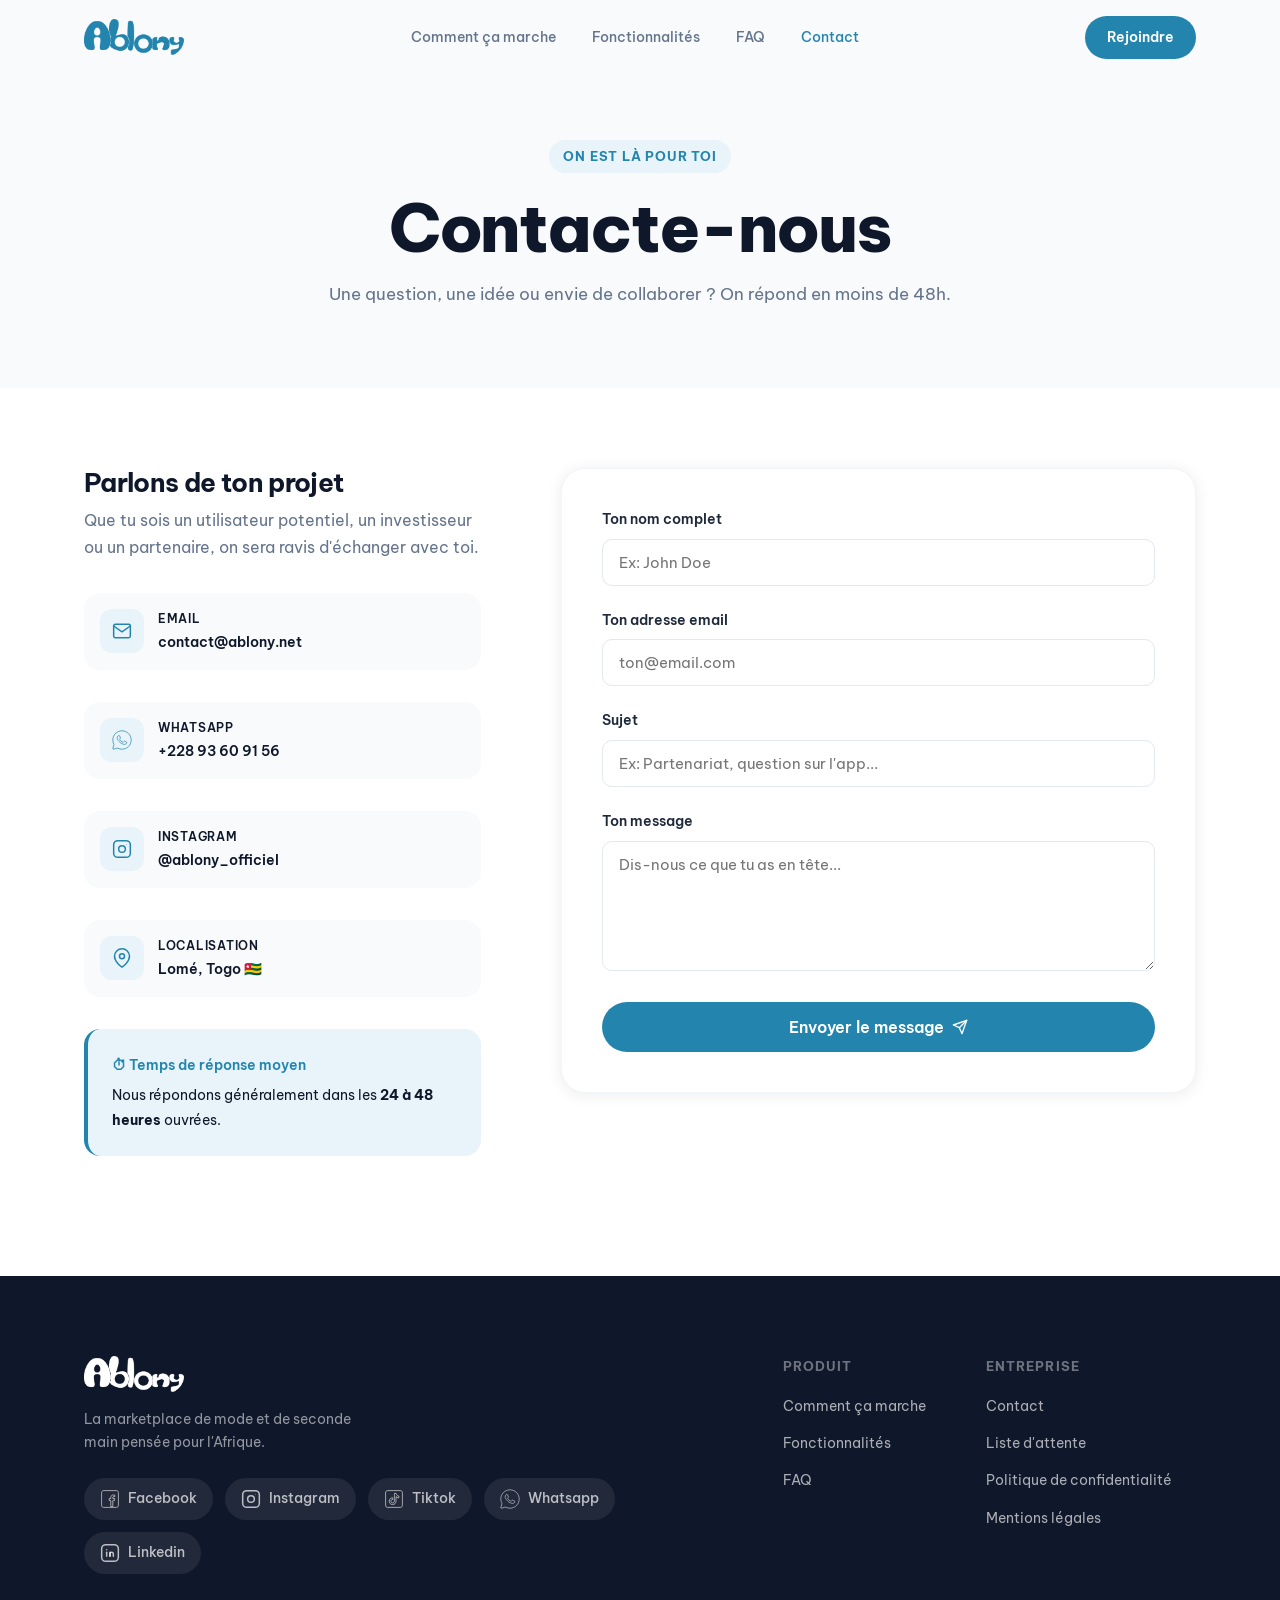
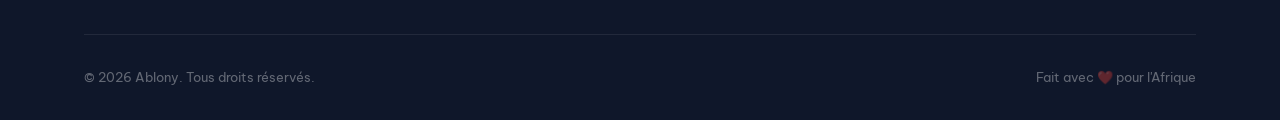
<file: contact.html>
<!DOCTYPE html>
<html lang="fr">
<head>
  <meta charset="UTF-8" />
  <meta name="viewport" content="width=device-width, initial-scale=1.0" />
  <title>Contact — Ablony</title>
  <meta name="description" content="Contacte l'équipe Ablony pour toute question ou partenariat." />
  <link rel="preconnect" href="https://fonts.googleapis.com" />
  <link rel="preconnect" href="https://fonts.gstatic.com" crossorigin />
  <link href="https://fonts.googleapis.com/css2?family=Be+Vietnam+Pro:ital,wght@0,300;0,400;0,500;0,600;0,700;0,800;0,900;1,400&display=swap" rel="stylesheet" />
  <link rel="icon" type="image/x-icon" href="./images/favicon.png">
  <link rel="stylesheet" href="styles.css" />
</head>
<body>

  <!-- NAVBAR -->
  <nav class="navbar scrolled" id="navbar">
    <div class="nav-inner">
      <a href="index.html" class="logo">
        <!-- <span class="logo-icon">◈</span>
        <span class="logo-text">ablony</span> -->
        <img style="width: 100px;" src="./images/logo_bleu.png" alt="Ablony">
      </a>
      <div class="nav-links">
        <a href="index.html#how" class="nav-link">Comment ça marche</a>
        <a href="index.html#features" class="nav-link">Fonctionnalités</a>
        <a href="index.html#faq" class="nav-link">FAQ</a>
        <a href="contact.html" class="nav-link" style="color: var(--blue)">Contact</a>
      </div>
      <a href="waitlist.html" class="btn-nav">Rejoindre</a>
      <button class="hamburger" id="hamburger" aria-label="Menu">
        <span></span><span></span><span></span>
      </button>
    </div>
    <div class="mobile-menu" id="mobileMenu">
      <a href="index.html#how" class="mobile-link">Comment ça marche</a>
      <a href="index.html#features" class="mobile-link">Fonctionnalités</a>
      <a href="index.html#faq" class="mobile-link">FAQ</a>
      <a href="contact.html" class="mobile-link">Contact</a>
      <a href="waitlist.html" class="btn-primary mobile-cta">Rejoindre la liste d'attente</a>
    </div>
  </nav>

  <!-- PAGE HEADER -->
  <div class="page-header">
    <div class="container">
      <div class="section-tag reveal">On est là pour toi</div>
      <h1 class="reveal">Contacte-nous</h1>
      <p class="reveal">Une question, une idée ou envie de collaborer ? On répond en moins de 48h.</p>
    </div>
  </div>

  <!-- CONTACT SECTION -->
  <section class="contact-section">
    <div class="container">
      <div class="contact-grid">

        <!-- LEFT: INFO -->
        <div class="contact-info reveal">
          <div>
            <h2>Parlons de ton projet</h2>
            <p>Que tu sois un utilisateur potentiel, un investisseur ou un partenaire, on sera ravis d'échanger avec toi.</p>
          </div>

          <div class="contact-item">
            <div class="contact-icon">
              <svg width="20" height="20" viewBox="0 0 24 24" fill="none" stroke="currentColor" stroke-width="1.8" stroke-linecap="round" stroke-linejoin="round"><path d="M4 4h16c1.1 0 2 .9 2 2v12c0 1.1-.9 2-2 2H4c-1.1 0-2-.9-2-2V6c0-1.1.9-2 2-2z"/><polyline points="22,6 12,13 2,6"/></svg>
            </div>
            <div>
              <div class="contact-item-label">Email</div>
              <div class="contact-item-val">contact@ablony.net</div>
            </div>
          </div>

          <div class="contact-item">
            <div class="contact-icon">
              <svg viewBox="0 0 50 50" width="20" height="20">
                <path 
                  d="M25,2C12.318,2,2,12.318,2,25c0,3.96,1.023,7.854,2.963,11.29L2.037,46.73c-0.096,0.343-0.003,0.711,0.245,0.966 C2.473,47.893,2.733,48,3,48c0.08,0,0.161-0.01,0.24-0.029l10.896-2.699C17.463,47.058,21.21,48,25,48c12.682,0,23-10.318,23-23 S37.682,2,25,2z M36.57,33.116c-0.492,1.362-2.852,2.605-3.986,2.772c-1.018,0.149-2.306,0.213-3.72-0.231 c-0.857-0.27-1.957-0.628-3.366-1.229c-5.923-2.526-9.791-8.415-10.087-8.804C15.116,25.235,13,22.463,13,19.594 s1.525-4.28,2.067-4.864c0.542-0.584,1.181-0.73,1.575-0.73s0.787,0.005,1.132,0.021c0.363,0.018,0.85-0.137,1.329,1.001 c0.492,1.168,1.673,4.037,1.819,4.33c0.148,0.292,0.246,0.633,0.05,1.022c-0.196,0.389-0.294,0.632-0.59,0.973 s-0.62,0.76-0.886,1.022c-0.296,0.291-0.603,0.606-0.259,1.19c0.344,0.584,1.529,2.493,3.285,4.039 c2.255,1.986,4.158,2.602,4.748,2.894c0.59,0.292,0.935,0.243,1.279-0.146c0.344-0.39,1.476-1.703,1.869-2.286 s0.787-0.487,1.329-0.292c0.542,0.194,3.445,1.604,4.035,1.896c0.59,0.292,0.984,0.438,1.132,0.681 C37.062,30.587,37.062,31.755,36.57,33.116z"
                  fill="none"
                  stroke="currentColor"
                  stroke-width="1.8"
                />
              </svg>
            </div>
            <div>
              <div class="contact-item-label">WhatsApp</div>
              <div class="contact-item-val">+228 93 60 91 56</div>
            </div>
          </div>
          
          <div class="contact-item">
            <div class="contact-icon">
              <svg width="20" height="20" viewBox="0 0 24 24" fill="none" stroke="currentColor" stroke-width="1.8" stroke-linecap="round" stroke-linejoin="round"><rect x="2" y="2" width="20" height="20" rx="5"/><circle cx="12" cy="12" r="4"/><circle cx="17.5" cy="6.5" r="0.5" fill="currentColor" stroke="none"/></svg>
            </div>
            <div>
              <div class="contact-item-label">Instagram</div>
              <div class="contact-item-val">@ablony_officiel</div>
            </div>
          </div>

          <div class="contact-item">
            <div class="contact-icon">
              <svg width="20" height="20" viewBox="0 0 24 24" fill="none" stroke="currentColor" stroke-width="1.8" stroke-linecap="round" stroke-linejoin="round"><path d="M21 10c0 7-9 13-9 13s-9-6-9-13a9 9 0 0 1 18 0z"/><circle cx="12" cy="10" r="3"/></svg>
            </div>
            <div>
              <div class="contact-item-label">Localisation</div>
              <div class="contact-item-val">Lomé, Togo 🇹🇬</div>
            </div>
          </div>

          <div style="padding: 24px; background: var(--blue-light); border-radius: var(--radius); border-left: 4px solid var(--blue);">
            <p style="color: var(--blue); font-weight: 600; font-size: 0.9rem; margin-bottom: 6px;">⏱ Temps de réponse moyen</p>
            <p style="color: var(--gray-700); font-size: 0.9rem; margin: 0;">Nous répondons généralement dans les <strong>24 à 48 heures</strong> ouvrées.</p>
          </div>
        </div>

        <!-- RIGHT: FORM -->
        <div class="reveal">
          <div class="contact-form-wrap">
            <form id="contactForm" onsubmit="handleContactSubmit(event)">
              <div class="form-group">
                <label class="form-label" for="name">Ton nom complet</label>
                <input type="text" id="name" name="name" class="form-input" placeholder="Ex: John Doe" required />
              </div>
              <div class="form-group">
                <label class="form-label" for="email">Ton adresse email</label>
                <input type="email" id="email" name="email" class="form-input" placeholder="ton@email.com" required />
              </div>
              <div class="form-group">
                <label class="form-label" for="subject">Sujet</label>
                <input type="text" id="subject" name="subject" class="form-input" placeholder="Ex: Partenariat, question sur l'app..." />
              </div>
              <div class="form-group">
                <label class="form-label" for="message">Ton message</label>
                <textarea id="message" name="message" class="form-textarea" placeholder="Dis-nous ce que tu as en tête..." required></textarea>
              </div>
              <button type="submit" class="btn-primary form-submit">
                <span>Envoyer le message</span>
                <svg width="16" height="16" viewBox="0 0 24 24" fill="none" stroke="currentColor" stroke-width="2" stroke-linecap="round" stroke-linejoin="round"><line x1="22" y1="2" x2="11" y2="13"/><polygon points="22 2 15 22 11 13 2 9 22 2"/></svg>
              </button>
            </form>

            <div class="form-success" id="formSuccess">
              <div class="form-success-icon">🎉</div>
              <h3>Message envoyé !</h3>
              <p>Merci de nous avoir contactés. On te répond dans les 48h. En attendant, suis-nous sur Instagram !</p>
              <div style="margin-top: 24px;">
                <a href="https://instagram.com/ablony_officiel" target="_blank" class="btn-primary" style="justify-content: center; width: 100%;">
                  <svg width="18" height="18" viewBox="0 0 24 24" fill="none" stroke="currentColor" stroke-width="1.8"><rect x="2" y="2" width="20" height="20" rx="5"/><circle cx="12" cy="12" r="4"/><circle cx="17.5" cy="6.5" r="0.5" fill="currentColor" stroke="none"/></svg>
                  Suivre @ablony_officiel
                </a>
              </div>
            </div>
          </div>
        </div>

      </div>
    </div>
  </section>

  <!-- FOOTER -->
  <footer class="footer">
    <div class="container">
      <div class="footer-top">
        <div class="footer-brand">
          <a href="index.html" class="logo">
            <!-- <span class="logo-icon">◈</span>
            <span class="logo-text">ablony</span> -->
            <img style="width: 100px;" src="./images/logo_blanc.png" alt="Ablony">
          </a>
          <p>La marketplace de mode et de seconde main pensée pour l'Afrique.</p>
          <div class="footer-social">
            <a href="https://www.facebook.com/profile.php?id=61563718988692" target="_blank" rel="noopener" class="social-link" aria-label="Instagram Ablony">
              <svg xmlns="http://www.w3.org/2000/svg" viewBox="0 0 50 50" width="20" role="img">
              <title style="fill:rgb(0, 0, 0);stroke:none;color:rgb(255, 255, 255);stroke-width:1px;stroke-linecap:butt;stroke-linejoin:miter;opacity:1;font-family:&quot;Anthropic Sans&quot;, -apple-system, BlinkMacSystemFont, &quot;Segoe UI&quot;, sans-serif;font-size:16px;font-weight:400;text-anchor:start;dominant-baseline:auto">Facebook logo outlined</title>
              <desc style="fill:rgb(0, 0, 0);stroke:none;color:rgb(255, 255, 255);stroke-width:1px;stroke-linecap:butt;stroke-linejoin:miter;opacity:1;font-family:&quot;Anthropic Sans&quot;, -apple-system, BlinkMacSystemFont, &quot;Segoe UI&quot;, sans-serif;font-size:16px;font-weight:400;text-anchor:start;dominant-baseline:auto">Logo Facebook en version contour uniquement</desc>
              <path d="M41,4H9C6.243,4,4,6.243,4,9v32c0,2.757,2.243,5,5,5h32c2.757,0,5-2.243,5-5V9C46,6.243,43.757,4,41,4z M37,19h-2c-2.014,0-3,0.504-3,2v3h5l-1,5h-4v15h-5V29h-4v-5h4v-3c0-4,2.646-6,6.459-6C35.393,15,37,15.246,37,15V19z" fill="none" stroke="var(--color-text-primary)" stroke-width="1.5" stroke-linejoin="round" style="fill:none;stroke:rgb(250, 249, 245);color:rgb(255, 255, 255);stroke-width:1.5px;stroke-linecap:butt;stroke-linejoin:round;opacity:1;font-family:&quot;Anthropic Sans&quot;, -apple-system, BlinkMacSystemFont, &quot;Segoe UI&quot;, sans-serif;font-size:16px;font-weight:400;text-anchor:start;dominant-baseline:auto"/>
              </svg>
              Facebook
            </a>
            <a href="https://instagram.com/ablony_officiel" target="_blank" rel="noopener" class="social-link" aria-label="Instagram Ablony">
              <svg width="20" height="20" viewBox="0 0 24 24" fill="none" stroke="currentColor" stroke-width="1.8" stroke-linecap="round" stroke-linejoin="round"><rect x="2" y="2" width="20" height="20" rx="5"/><circle cx="12" cy="12" r="4"/><circle cx="17.5" cy="6.5" r="0.5" fill="currentColor" stroke="none"/></svg>
              Instagram
            </a>
            <a href="https://www.tiktok.com/@ablony_officiel" target="_blank" rel="noopener" class="social-link" aria-label="Instagram Ablony">
              <svg xmlns="http://www.w3.org/2000/svg" viewBox="0 0 50 50" width="20" role="img">
              <title style="fill:rgb(0, 0, 0);stroke:none;color:rgb(255, 255, 255);stroke-width:1px;stroke-linecap:butt;stroke-linejoin:miter;opacity:1;font-family:&quot;Anthropic Sans&quot;, -apple-system, BlinkMacSystemFont, &quot;Segoe UI&quot;, sans-serif;font-size:16px;font-weight:400;text-anchor:start;dominant-baseline:auto">TikTok logo outlined</title>
              <desc style="fill:rgb(0, 0, 0);stroke:none;color:rgb(255, 255, 255);stroke-width:1px;stroke-linecap:butt;stroke-linejoin:miter;opacity:1;font-family:&quot;Anthropic Sans&quot;, -apple-system, BlinkMacSystemFont, &quot;Segoe UI&quot;, sans-serif;font-size:16px;font-weight:400;text-anchor:start;dominant-baseline:auto">Logo TikTok en version contour uniquement</desc>
              <path d="M41,4H9C6.243,4,4,6.243,4,9v32c0,2.757,2.243,5,5,5h32c2.757,0,5-2.243,5-5V9C46,6.243,43.757,4,41,4z M37.006,22.323 c-0.227,0.021-0.457,0.035-0.69,0.035c-2.623,0-4.928-1.349-6.269-3.388c0,5.349,0,11.435,0,11.537c0,4.709-3.818,8.527-8.527,8.527 s-8.527-3.818-8.527-8.527s3.818-8.527,8.527-8.527c0.178,0,0.352,0.016,0.527,0.027v4.202c-0.175-0.021-0.347-0.053-0.527-0.053 c-2.404,0-4.352,1.948-4.352,4.352s1.948,4.352,4.352,4.352s4.527-1.894,4.527-4.298c0-0.095,0.042-19.594,0.042-19.594h4.016 c0.378,3.591,3.277,6.425,6.901,6.685V22.323z" fill="none" stroke="var(--color-text-primary)" stroke-width="1.5" stroke-linejoin="round" style="fill:none;stroke:rgb(250, 249, 245);color:rgb(255, 255, 255);stroke-width:1.5px;stroke-linecap:butt;stroke-linejoin:round;opacity:1;font-family:&quot;Anthropic Sans&quot;, -apple-system, BlinkMacSystemFont, &quot;Segoe UI&quot;, sans-serif;font-size:16px;font-weight:400;text-anchor:start;dominant-baseline:auto"/>
              </svg>
              Tiktok
            </a>
            <a href="https://whatsapp.com/channel/0029VbCwnxM6RGJEwu3Pz636" target="_blank" rel="noopener" class="social-link" aria-label="Instagram Ablony">
              <svg viewBox="0 0 50 50" width="20" height="20">
                <path 
                  d="M25,2C12.318,2,2,12.318,2,25c0,3.96,1.023,7.854,2.963,11.29L2.037,46.73c-0.096,0.343-0.003,0.711,0.245,0.966 C2.473,47.893,2.733,48,3,48c0.08,0,0.161-0.01,0.24-0.029l10.896-2.699C17.463,47.058,21.21,48,25,48c12.682,0,23-10.318,23-23 S37.682,2,25,2z M36.57,33.116c-0.492,1.362-2.852,2.605-3.986,2.772c-1.018,0.149-2.306,0.213-3.72-0.231 c-0.857-0.27-1.957-0.628-3.366-1.229c-5.923-2.526-9.791-8.415-10.087-8.804C15.116,25.235,13,22.463,13,19.594 s1.525-4.28,2.067-4.864c0.542-0.584,1.181-0.73,1.575-0.73s0.787,0.005,1.132,0.021c0.363,0.018,0.85-0.137,1.329,1.001 c0.492,1.168,1.673,4.037,1.819,4.33c0.148,0.292,0.246,0.633,0.05,1.022c-0.196,0.389-0.294,0.632-0.59,0.973 s-0.62,0.76-0.886,1.022c-0.296,0.291-0.603,0.606-0.259,1.19c0.344,0.584,1.529,2.493,3.285,4.039 c2.255,1.986,4.158,2.602,4.748,2.894c0.59,0.292,0.935,0.243,1.279-0.146c0.344-0.39,1.476-1.703,1.869-2.286 s0.787-0.487,1.329-0.292c0.542,0.194,3.445,1.604,4.035,1.896c0.59,0.292,0.984,0.438,1.132,0.681 C37.062,30.587,37.062,31.755,36.57,33.116z"
                  fill="none"
                  stroke="currentColor"
                  stroke-width="1.8"
                />
              </svg>
              Whatsapp
            </a>
            <a href="https://www.linkedin.com/company/ablony" target="_blank" rel="noopener" class="social-link" aria-label="Instagram Ablony">
              <svg width="20" height="20" viewBox="0 0 24 24" fill="none" stroke="currentColor" stroke-width="1.8" stroke-linecap="round" stroke-linejoin="round">
                <rect x="2" y="2" width="20" height="20" rx="5"/>
                <line x1="8" y1="11" x2="8" y2="16"/>
                <line x1="8" y1="8" x2="8.01" y2="8"/>
                <path d="M12 16v-3a2 2 0 0 1 4 0v3"/>
                <line x1="12" y1="11" x2="12" y2="16"/>
              </svg>
              Linkedin
            </a>
          </div>
        </div>
        <div class="footer-links">
          <div class="footer-col">
            <h4>Produit</h4>
            <a href="index.html#how">Comment ça marche</a>
            <a href="index.html#features">Fonctionnalités</a>
            <a href="index.html#faq">FAQ</a>
          </div>
          <div class="footer-col">
            <h4>Entreprise</h4>
            <a href="contact.html">Contact</a>
            <a href="waitlist.html">Liste d'attente</a>
            <a href="politique_confidentialite.html">Politique de confidentialité</a>
            <a href="mention_legal.html">Mentions légales</a>
          </div>
        </div>
      </div>
      <div class="footer-bottom">
        <p>© 2026 Ablony. Tous droits réservés.</p>
        <p>Fait avec ❤️ pour l'Afrique</p>
      </div>
    </div>
  </footer>

  <script src="main.js"></script>
</body>
</html>
</file>
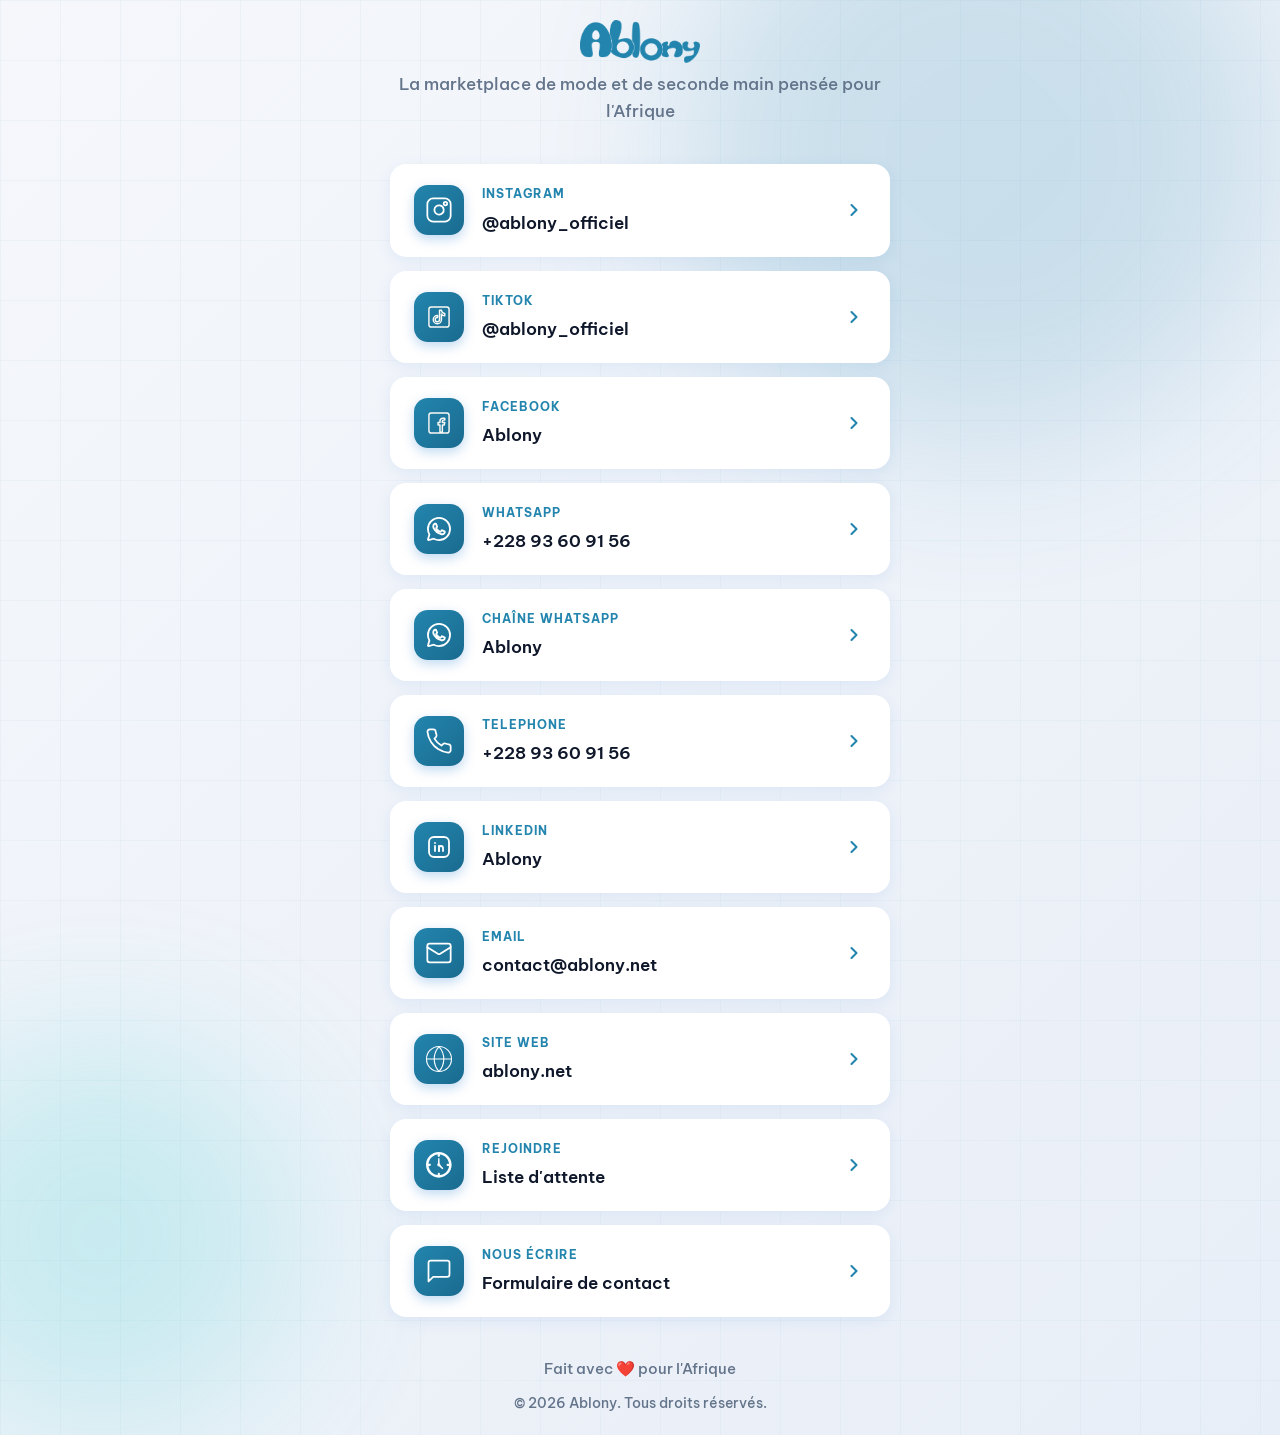
<file: linktree.html>
<!DOCTYPE html>
<html lang="fr">
<head>
  <meta charset="UTF-8" />
  <meta name="viewport" content="width=device-width, initial-scale=1.0" />
  <title>Ablony — Tous nos liens</title>
  <meta name="description" content="Retrouve Ablony sur tous les réseaux. Instagram, site web, liste d'attente et bien plus." />
  <link rel="preconnect" href="https://fonts.googleapis.com" />
  <link rel="preconnect" href="https://fonts.gstatic.com" crossorigin />
  <link href="https://fonts.googleapis.com/css2?family=Be+Vietnam+Pro:ital,wght@0,300;0,400;0,500;0,600;0,700;0,800;0,900;1,400&display=swap" rel="stylesheet" />
  <link rel="icon" type="image/x-icon" href="./images/favicon.png">
  <link rel="stylesheet" href="styles.css" />
  <style>
    .linktree-page {
      position: relative;
      min-height: 100vh;
      display: flex;
      align-items: center;
      justify-content: center;
      padding: 20px;
      background: linear-gradient(135deg, #f5f7fb 0%, #e8eef7 100%);
    }

    .linktree-card {
      position: relative;
      width: 100%;
      max-width: 500px;
      z-index: 10;
    }

    .linktree-logo {
      text-align: center;
      animation: bounceIn 0.8s cubic-bezier(0.68, -0.55, 0.265, 1.55);
    }

    .linktree-logo a {
      display: inline-flex;
      align-items: center;
      justify-content: center;
      transition: transform 0.3s ease;
    }

    .linktree-logo a:hover {
      transform: scale(1.05);
    }

    .linktree-heading {
      text-align: center;
      margin-bottom: 40px;
    }

    .linktree-heading h1 {
      font-size: 2.5rem;
      font-weight: 800;
      background: linear-gradient(135deg, #2385AE 0%, #1a6b8f 100%);
      -webkit-background-clip: text;
      -webkit-text-fill-color: transparent;
      background-clip: text;
      margin-bottom: 12px;
      line-height: 1.2;
      letter-spacing: -0.5px;
    }

    .linktree-heading p {
      font-size: 1.05rem;
      color: var(--gray-600);
      line-height: 1.6;
      font-weight: 500;
    }

    .linktree-links {
      display: flex;
      flex-direction: column;
      gap: 14px;
      margin-bottom: 40px;
    }

    .link-item {
      display: flex;
      align-items: center;
      gap: 18px;
      padding: 20px 24px;
      background: white;
      border: none;
      border-radius: 16px;
      text-decoration: none;
      color: var(--dark);
      font-weight: 500;
      font-size: 1rem;
      cursor: pointer;
      box-shadow: 0 4px 15px rgba(0, 102, 204, 0.08);
      transition: all 0.3s cubic-bezier(0.4, 0, 0.2, 1);
      position: relative;
      overflow: hidden;
    }

    .link-item::before {
      content: '';
      position: absolute;
      top: 0;
      left: -100%;
      width: 100%;
      height: 100%;
      background: linear-gradient(90deg, transparent, rgba(255, 255, 255, 0.3), transparent);
      transition: left 0.5s ease;
    }

    .link-item:hover::before {
      left: 100%;
    }

    .link-item:hover {
      transform: translateY(-4px);
      box-shadow: 0 12px 28px rgba(0, 102, 204, 0.15);
      background: linear-gradient(135deg, #f0f7ff 0%, #ffffff 100%);
    }

    .link-item:active {
      transform: translateY(-2px);
    }

    .link-icon {
      width: 50px;
      height: 50px;
      display: flex;
      align-items: center;
      justify-content: center;
      background: linear-gradient(135deg, #2385AE 0%, #1a6b8f 100%);
      border-radius: 14px;
      color: white;
      font-size: 1.4rem;
      flex-shrink: 0;
      box-shadow: 0 4px 12px rgba(0, 102, 204, 0.25);
      transition: all 0.3s ease;
    }

    .link-item:hover .link-icon {
      transform: scale(1.1) rotate(2deg);
      box-shadow: 0 6px 20px rgba(0, 102, 204, 0.35);
    }

    .link-content {
      flex: 1;
    }

    .link-label {
      font-size: 0.75rem;
      color: #2385AE;
      text-transform: uppercase;
      letter-spacing: 1px;
      margin-bottom: 6px;
      font-weight: 700;
    }

    .link-text {
      font-weight: 600;
      color: var(--dark);
      font-size: 1.05rem;
    }

    .link-arrow {
      width: 24px;
      height: 24px;
      display: flex;
      align-items: center;
      justify-content: center;
      color: #2385AE;
      flex-shrink: 0;
      transition: transform 0.3s ease;
    }

    .link-item:hover .link-arrow {
      transform: translateX(4px);
    }

    .linktree-footer {
      text-align: center;
      color: var(--gray-600);
      font-size: 0.95rem;
      font-weight: 500;
    }

    .linktree-footer a {
      color: #2385AE;
      text-decoration: none;
      font-weight: 700;
    }

    .linktree-footer a:hover {
      text-decoration: underline;
    }

    .blob-1{
        right: 0;
    }
    .blob-2{
        bottom: 0;
    }

    @keyframes bounceIn {
      0% {
        opacity: 0;
        transform: scale(0.8);
      }
      100% {
        opacity: 1;
        transform: scale(1);
      }
    }

    @media (max-width: 640px) {
      .linktree-page {
        padding: 24px;
      }

      .linktree-heading h1 {
        font-size: 2rem;
      }

      .link-item {
        padding: 18px 20px;
        gap: 16px;
      }

      .link-icon {
        width: 46px;
        height: 46px;
      }
    }
  </style>
</head>
<body>

  <div class="linktree-page">

    <!-- Background -->
    <div class="waitlist-bg">
      <div class="blob blob-1"></div>
      <div class="blob blob-2"></div>
      <div class="grid-overlay"></div>
    </div>

    <!-- Card -->
    <div class="linktree-card reveal">

      <!-- Logo -->
      <div class="linktree-logo">
        <a href="index.html">
          <img style="width: 120px;" src="./images/logo_bleu.png" alt="Ablony">
        </a>
      </div>

      <!-- Heading -->
      <div class="linktree-heading">
        <p>La marketplace de mode et de seconde main pensée pour l'Afrique</p>
      </div>

      <!-- Links -->
      <div class="linktree-links">

        <!-- Instagram -->
        <a href="https://instagram.com/ablony_officiel" target="_blank" rel="noopener" class="link-item">
          <div class="link-icon">
            <svg width="28" height="28" viewBox="0 0 24 24" fill="none" stroke="currentColor" stroke-width="1.5" stroke-linecap="round" stroke-linejoin="round">
              <rect x="2" y="2" width="20" height="20" rx="5" ry="5"></rect>
              <path d="M16 11.37A4 4 0 1 1 12.63 8 4 4 0 0 1 16 11.37z"></path>
              <circle cx="17.5" cy="6.5" r="1.5"></circle>
            </svg>
          </div>
          <div class="link-content">
            <div class="link-label">Instagram</div>
            <div class="link-text">@ablony_officiel</div>
          </div>
          <div class="link-arrow">
            <svg width="20" height="20" viewBox="0 0 24 24" fill="none" stroke="currentColor" stroke-width="2.5" stroke-linecap="round" stroke-linejoin="round">
              <polyline points="9 18 15 12 9 6"></polyline>
            </svg>
          </div>
        </a>

        <!-- Tiktok -->
        <a href="https://tiktok.com/@ablony_officiel" target="_blank" rel="noopener" class="link-item">
          <div class="link-icon">
            <svg xmlns="http://www.w3.org/2000/svg" viewBox="0 0 50 50" width="24" role="img">
              <title style="fill:rgb(0, 0, 0);stroke:none;color:rgb(255, 255, 255);stroke-width:1px;stroke-linecap:butt;stroke-linejoin:miter;opacity:1;font-family:&quot;Anthropic Sans&quot;, -apple-system, BlinkMacSystemFont, &quot;Segoe UI&quot;, sans-serif;font-size:16px;font-weight:400;text-anchor:start;dominant-baseline:auto">TikTok logo outlined</title>
              <desc style="fill:rgb(0, 0, 0);stroke:none;color:rgb(255, 255, 255);stroke-width:1px;stroke-linecap:butt;stroke-linejoin:miter;opacity:1;font-family:&quot;Anthropic Sans&quot;, -apple-system, BlinkMacSystemFont, &quot;Segoe UI&quot;, sans-serif;font-size:16px;font-weight:400;text-anchor:start;dominant-baseline:auto">Logo TikTok en version contour uniquement</desc>
              <path d="M41,4H9C6.243,4,4,6.243,4,9v32c0,2.757,2.243,5,5,5h32c2.757,0,5-2.243,5-5V9C46,6.243,43.757,4,41,4z M37.006,22.323 c-0.227,0.021-0.457,0.035-0.69,0.035c-2.623,0-4.928-1.349-6.269-3.388c0,5.349,0,11.435,0,11.537c0,4.709-3.818,8.527-8.527,8.527 s-8.527-3.818-8.527-8.527s3.818-8.527,8.527-8.527c0.178,0,0.352,0.016,0.527,0.027v4.202c-0.175-0.021-0.347-0.053-0.527-0.053 c-2.404,0-4.352,1.948-4.352,4.352s1.948,4.352,4.352,4.352s4.527-1.894,4.527-4.298c0-0.095,0.042-19.594,0.042-19.594h4.016 c0.378,3.591,3.277,6.425,6.901,6.685V22.323z" fill="none" stroke="var(--color-text-primary)" stroke-width="3" stroke-linejoin="round" style="fill:none;stroke:rgb(250, 249, 245);color:rgb(255, 255, 255);stroke-linecap:butt;stroke-linejoin:round;opacity:1;font-family:&quot;Anthropic Sans&quot;, -apple-system, BlinkMacSystemFont, &quot;Segoe UI&quot;, sans-serif;font-size:16px;font-weight:400;text-anchor:start;dominant-baseline:auto"/>
              </svg>
          </div>
          <div class="link-content">
            <div class="link-label">Tiktok</div>
            <div class="link-text">@ablony_officiel</div>
          </div>
          <div class="link-arrow">
            <svg width="20" height="20" viewBox="0 0 24 24" fill="none" stroke="currentColor" stroke-width="2.5" stroke-linecap="round" stroke-linejoin="round">
              <polyline points="9 18 15 12 9 6"></polyline>
            </svg>
          </div>
        </a>

        <!-- Facebook -->
        <a href="https://facebook.com/ablony_officiel" target="_blank" rel="noopener" class="link-item">
          <div class="link-icon">
            <svg xmlns="http://www.w3.org/2000/svg" viewBox="0 0 50 50" width="24" role="img">
              <title style="fill:rgb(0, 0, 0);stroke:none;color:rgb(255, 255, 255);stroke-width:1px;stroke-linecap:butt;stroke-linejoin:miter;opacity:1;font-family:&quot;Anthropic Sans&quot;, -apple-system, BlinkMacSystemFont, &quot;Segoe UI&quot;, sans-serif;font-size:16px;font-weight:400;text-anchor:start;dominant-baseline:auto">Facebook logo outlined</title>
              <desc style="fill:rgb(0, 0, 0);stroke:none;color:rgb(255, 255, 255);stroke-width:1px;stroke-linecap:butt;stroke-linejoin:miter;opacity:1;font-family:&quot;Anthropic Sans&quot;, -apple-system, BlinkMacSystemFont, &quot;Segoe UI&quot;, sans-serif;font-size:16px;font-weight:400;text-anchor:start;dominant-baseline:auto">Logo Facebook en version contour uniquement</desc>
              <path d="M41,4H9C6.243,4,4,6.243,4,9v32c0,2.757,2.243,5,5,5h32c2.757,0,5-2.243,5-5V9C46,6.243,43.757,4,41,4z M37,19h-2c-2.014,0-3,0.504-3,2v3h5l-1,5h-4v15h-5V29h-4v-5h4v-3c0-4,2.646-6,6.459-6C35.393,15,37,15.246,37,15V19z" fill="none" stroke="var(--color-text-primary)" stroke-width="3" stroke-linejoin="round" style="fill:none;stroke:rgb(250, 249, 245);color:rgb(255, 255, 255);stroke-linecap:butt;stroke-linejoin:round;opacity:1;font-family:&quot;Anthropic Sans&quot;, -apple-system, BlinkMacSystemFont, &quot;Segoe UI&quot;, sans-serif;font-size:16px;font-weight:400;text-anchor:start;dominant-baseline:auto"/>
            </svg>
          </div>
          <div class="link-content">
            <div class="link-label">Facebook</div>
            <div class="link-text">Ablony</div>
          </div>
          <div class="link-arrow">
            <svg width="20" height="20" viewBox="0 0 24 24" fill="none" stroke="currentColor" stroke-width="2.5" stroke-linecap="round" stroke-linejoin="round">
              <polyline points="9 18 15 12 9 6"></polyline>
            </svg>
          </div>
        </a>

        <!-- Whatsapp -->
        <a href="https://wa.me/22893609156" target="_blank" rel="noopener" class="link-item">
          <div class="link-icon">
             <svg viewBox="0 0 50 50" width="24" height="24">
                <path 
                  d="M25,2C12.318,2,2,12.318,2,25c0,3.96,1.023,7.854,2.963,11.29L2.037,46.73c-0.096,0.343-0.003,0.711,0.245,0.966 C2.473,47.893,2.733,48,3,48c0.08,0,0.161-0.01,0.24-0.029l10.896-2.699C17.463,47.058,21.21,48,25,48c12.682,0,23-10.318,23-23 S37.682,2,25,2z M36.57,33.116c-0.492,1.362-2.852,2.605-3.986,2.772c-1.018,0.149-2.306,0.213-3.72-0.231 c-0.857-0.27-1.957-0.628-3.366-1.229c-5.923-2.526-9.791-8.415-10.087-8.804C15.116,25.235,13,22.463,13,19.594 s1.525-4.28,2.067-4.864c0.542-0.584,1.181-0.73,1.575-0.73s0.787,0.005,1.132,0.021c0.363,0.018,0.85-0.137,1.329,1.001 c0.492,1.168,1.673,4.037,1.819,4.33c0.148,0.292,0.246,0.633,0.05,1.022c-0.196,0.389-0.294,0.632-0.59,0.973 s-0.62,0.76-0.886,1.022c-0.296,0.291-0.603,0.606-0.259,1.19c0.344,0.584,1.529,2.493,3.285,4.039 c2.255,1.986,4.158,2.602,4.748,2.894c0.59,0.292,0.935,0.243,1.279-0.146c0.344-0.39,1.476-1.703,1.869-2.286 s0.787-0.487,1.329-0.292c0.542,0.194,3.445,1.604,4.035,1.896c0.59,0.292,0.984,0.438,1.132,0.681 C37.062,30.587,37.062,31.755,36.57,33.116z"
                  fill="none"
                  stroke="currentColor"
                  stroke-width="3.8"
                />
              </svg>
          </div>
          <div class="link-content">
            <div class="link-label">Whatsapp</div>
            <div class="link-text">+228 93 60 91 56</div>
          </div>
          <div class="link-arrow">
            <svg width="20" height="20" viewBox="0 0 24 24" fill="none" stroke="currentColor" stroke-width="2.5" stroke-linecap="round" stroke-linejoin="round">
              <polyline points="9 18 15 12 9 6"></polyline>
            </svg>
          </div>
        </a>

        <!-- Chaîne Whatsapp -->
        <a href="https://whatsapp.com/channel/0029VbCwnxM6RGJEwu3Pz636" target="_blank" rel="noopener" class="link-item">
          <div class="link-icon">
             <svg viewBox="0 0 50 50" width="24" height="24">
                <path 
                  d="M25,2C12.318,2,2,12.318,2,25c0,3.96,1.023,7.854,2.963,11.29L2.037,46.73c-0.096,0.343-0.003,0.711,0.245,0.966 C2.473,47.893,2.733,48,3,48c0.08,0,0.161-0.01,0.24-0.029l10.896-2.699C17.463,47.058,21.21,48,25,48c12.682,0,23-10.318,23-23 S37.682,2,25,2z M36.57,33.116c-0.492,1.362-2.852,2.605-3.986,2.772c-1.018,0.149-2.306,0.213-3.72-0.231 c-0.857-0.27-1.957-0.628-3.366-1.229c-5.923-2.526-9.791-8.415-10.087-8.804C15.116,25.235,13,22.463,13,19.594 s1.525-4.28,2.067-4.864c0.542-0.584,1.181-0.73,1.575-0.73s0.787,0.005,1.132,0.021c0.363,0.018,0.85-0.137,1.329,1.001 c0.492,1.168,1.673,4.037,1.819,4.33c0.148,0.292,0.246,0.633,0.05,1.022c-0.196,0.389-0.294,0.632-0.59,0.973 s-0.62,0.76-0.886,1.022c-0.296,0.291-0.603,0.606-0.259,1.19c0.344,0.584,1.529,2.493,3.285,4.039 c2.255,1.986,4.158,2.602,4.748,2.894c0.59,0.292,0.935,0.243,1.279-0.146c0.344-0.39,1.476-1.703,1.869-2.286 s0.787-0.487,1.329-0.292c0.542,0.194,3.445,1.604,4.035,1.896c0.59,0.292,0.984,0.438,1.132,0.681 C37.062,30.587,37.062,31.755,36.57,33.116z"
                  fill="none"
                  stroke="currentColor"
                  stroke-width="3.8"
                />
              </svg>
          </div>
          <div class="link-content">
            <div class="link-label">Chaîne whatsapp</div>
            <div class="link-text">Ablony</div>
          </div>
          <div class="link-arrow">
            <svg width="20" height="20" viewBox="0 0 24 24" fill="none" stroke="currentColor" stroke-width="2.5" stroke-linecap="round" stroke-linejoin="round">
              <polyline points="9 18 15 12 9 6"></polyline>
            </svg>
          </div>
        </a>
        <!--Telephone-->
        <a href="tel:+22893609156" class="link-item">
          <div class="link-icon">
            <svg width="28" height="28" viewBox="0 0 24 24" fill="none" stroke="currentColor" stroke-width="1.5" stroke-linecap="round" stroke-linejoin="round">
              <path d="M22 16.92v3a2 2 0 0 1-2.18 2 19.79 19.79 0 0 1-8.63-3.07 19.5 19.5 0 0 1-6-6 19.79 19.79 0 0 1-3.07-8.67A2 2 0 0 1 4.11 2h3a2 2 0 0 1 2 1.72 12.84 12.84 0 0 0 .7 2.81 2 2 0 0 1-.45 2.11L8.09 9.91a16 16 0 0 0 6 6l1.27-1.27a2 2 0 0 1 2.11-.45 12.84 12.84 0 0 0 2.81.7A2 2 0 0 1 22 16.92z"></path>
            </svg>
          </div>
          <div class="link-content">
            <div class="link-label">Telephone</div>
            <div class="link-text">+228 93 60 91 56</div>
          </div>
          <div class="link-arrow">
            <svg width="20" height="20" viewBox="0 0 24 24" fill="none" stroke="currentColor" stroke-width="2.5" stroke-linecap="round" stroke-linejoin="round">
              <polyline points="9 18 15 12 9 6"></polyline>
            </svg>
          </div>
        </a>

        <!-- Linkedin -->
        <a href="https://linkedin.com/company/ablony" target="_blank" rel="noopener" class="link-item">
          <div class="link-icon">
            <svg width="24" height="24" viewBox="0 0 24 24" fill="none" stroke="currentColor" stroke-width="1.8" stroke-linecap="round" stroke-linejoin="round">
                <rect x="2" y="2" width="20" height="20" rx="5"/>
                <line x1="8" y1="11" x2="8" y2="16"/>
                <line x1="8" y1="8" x2="8.01" y2="8"/>
                <path d="M12 16v-3a2 2 0 0 1 4 0v3"/>
                <line x1="12" y1="11" x2="12" y2="16"/>
              </svg>
          </div>
          <div class="link-content">
            <div class="link-label">Linkedin</div>
            <div class="link-text">Ablony</div>
          </div>
          <div class="link-arrow">
            <svg width="20" height="20" viewBox="0 0 24 24" fill="none" stroke="currentColor" stroke-width="2.5" stroke-linecap="round" stroke-linejoin="round">
              <polyline points="9 18 15 12 9 6"></polyline>
            </svg>
          </div>
        </a>

        <!-- Email -->
        <a href="mailto:contact@ablony.net" class="link-item">
          <div class="link-icon">
            <svg width="28" height="28" viewBox="0 0 24 24" fill="none" stroke="currentColor" stroke-width="1.5" stroke-linecap="round" stroke-linejoin="round">
              <rect x="2" y="4" width="20" height="16" rx="2"></rect>
              <path d="m22 7-8.97 5.7a1.94 1.94 0 0 1-2.06 0L2 7"></path>
            </svg>
          </div>
          <div class="link-content">
            <div class="link-label">Email</div>
            <div class="link-text">contact@ablony.net</div>
          </div>
          <div class="link-arrow">
            <svg width="20" height="20" viewBox="0 0 24 24" fill="none" stroke="currentColor" stroke-width="2.5" stroke-linecap="round" stroke-linejoin="round">
              <polyline points="9 18 15 12 9 6"></polyline>
            </svg>
          </div>
        </a>

        <!-- Accueil -->
        <a href="index.html" class="link-item">
          <div class="link-icon">
            <svg width="30" height="30" viewBox="0 0 40 40" fill="none" xmlns="http://www.w3.org/2000/svg">
              <path d="M20.0002 36.6668C29.2049 36.6668 36.6668 29.2049 36.6668 20.0002C36.6668 10.7954 29.2049 3.3335 20.0002 3.3335C10.7954 3.3335 3.3335 10.7954 3.3335 20.0002C3.3335 29.2049 10.7954 36.6668 20.0002 36.6668Z" stroke="#FBFDFF" stroke-width="1.5" stroke-linecap="round" stroke-linejoin="round"/>
              <path d="M3.3335 20H36.6668" stroke="#FBFDFF" stroke-width="1.5" stroke-linecap="round" stroke-linejoin="round"/>
              <path d="M20 3.3335C24.0996 7.91702 26.3661 13.8507 26.3661 20.0002C26.3661 26.1496 24.0996 32.0833 20 36.6668" stroke="#FBFDFF" stroke-width="1.5" stroke-linecap="round" stroke-linejoin="round"/>
              <path d="M19.9999 3.3335C15.9003 7.91702 13.6338 13.8507 13.6338 20.0002C13.6338 26.1496 15.9003 32.0833 19.9999 36.6668" stroke="#FBFDFF" stroke-width="1.5" stroke-linecap="round" stroke-linejoin="round"/>
            </svg>
          </div>
          <div class="link-content">
            <div class="link-label">Site Web</div>
            <div class="link-text">ablony.net</div>
          </div>
          <div class="link-arrow">
            <svg width="20" height="20" viewBox="0 0 24 24" fill="none" stroke="currentColor" stroke-width="2.5" stroke-linecap="round" stroke-linejoin="round">
              <polyline points="9 18 15 12 9 6"></polyline>
            </svg>
          </div>
        </a>

        <!-- Waitlist -->
        <a href="waitlist.html" class="link-item">
          <div class="link-icon">
            <svg width="26" height="26" viewBox="0 0 26 26" fill="none" xmlns="http://www.w3.org/2000/svg">
              <path d="M12.8125 0C5.73828 0 0 5.73828 0 12.8125C0 19.8867 5.73828 25.625 12.8125 25.625C19.8867 25.625 25.625 19.8867 25.625 12.8125C25.625 5.73828 19.8867 0 12.8125 0ZM11.75 2.5625C11.8203 2.55469 11.8984 2.56641 11.9688 2.5625C11.7852 2.76953 11.6875 3.03516 11.6875 3.3125V3.8125C11.6875 4.43359 12.1914 4.9375 12.8125 4.9375C13.4336 4.9375 13.9375 4.43359 13.9375 3.8125V3.3125C13.9375 3.03516 13.8398 2.76953 13.6562 2.5625C18.6758 2.96875 22.6562 6.94922 23.0625 11.9688C22.8555 11.7852 22.5898 11.6875 22.3125 11.6875H21.8125C21.7695 11.6836 21.7305 11.6836 21.6875 11.6875C21.0664 11.7227 20.5898 12.2539 20.625 12.875C20.6602 13.4961 21.1914 13.9727 21.8125 13.9375H22.3125C22.5898 13.9375 22.8555 13.8398 23.0625 13.6562C22.6562 18.6758 18.6758 22.6562 13.6562 23.0625C13.8398 22.8555 13.9375 22.5898 13.9375 22.3125V21.8125C13.9453 21.4648 13.7969 21.1328 13.5273 20.9141C13.2578 20.6914 12.9023 20.6094 12.5625 20.6875C12.0391 20.8047 11.6719 21.2773 11.6875 21.8125V22.3125C11.6875 22.5898 11.7852 22.8555 11.9688 23.0625C6.96094 22.6562 2.98047 18.6914 2.5625 13.6875C2.77344 13.8594 3.03906 13.9492 3.3125 13.9375H3.8125C4.43359 13.9375 4.9375 13.4336 4.9375 12.8125C4.9375 12.1914 4.43359 11.6875 3.8125 11.6875H3.3125C3.26953 11.6836 3.23047 11.6836 3.1875 11.6875C2.96094 11.6953 2.74609 11.7734 2.5625 11.9062C2.98828 6.98828 6.85156 3.0625 11.75 2.5625ZM12.8125 5.875C12.3594 5.875 12.1719 6.26953 12.1562 6.5L11.9062 11.5312C11.5078 11.8164 11.25 12.2852 11.25 12.8125C11.25 13.6797 11.9453 14.375 12.8125 14.375C12.8672 14.375 12.9141 14.3477 12.9688 14.3438L16.0312 17.0625C16.2031 17.2148 16.6367 17.332 17 16.9688C17.3633 16.6055 17.2422 16.1758 17.0938 16L14.375 12.875C14.375 12.8555 14.375 12.832 14.375 12.8125C14.375 12.2578 14.0898 11.7812 13.6562 11.5L13.4688 6.5C13.457 6.26953 13.2617 5.875 12.8125 5.875Z" fill="#FBFDFF"/>
            </svg>
          </div>
          <div class="link-content">
            <div class="link-label">Rejoindre</div>
            <div class="link-text">Liste d'attente</div>
          </div>
          <div class="link-arrow">
            <svg width="20" height="20" viewBox="0 0 24 24" fill="none" stroke="currentColor" stroke-width="2.5" stroke-linecap="round" stroke-linejoin="round">
              <polyline points="9 18 15 12 9 6"></polyline>
            </svg>
          </div>
        </a>

        <!-- Contact -->
        <a href="contact.html" class="link-item">
          <div class="link-icon">
            <svg width="28" height="28" viewBox="0 0 24 24" fill="none" stroke="currentColor" stroke-width="1.5" stroke-linecap="round" stroke-linejoin="round">
              <path d="M21 15a2 2 0 0 1-2 2H7l-4 4V5a2 2 0 0 1 2-2h14a2 2 0 0 1 2 2z"></path>
            </svg>
          </div>
          <div class="link-content">
            <div class="link-label">Nous écrire</div>
            <div class="link-text">Formulaire de contact</div>
          </div>
          <div class="link-arrow">
            <svg width="20" height="20" viewBox="0 0 24 24" fill="none" stroke="currentColor" stroke-width="2.5" stroke-linecap="round" stroke-linejoin="round">
              <polyline points="9 18 15 12 9 6"></polyline>
            </svg>
          </div>
        </a>

        <!-- Localisation -->
        <!-- <a href="https://maps.google.com/?q=Lom%C3%A9,+Togo" target="_blank" rel="noopener" class="link-item">
          <div class="link-icon">
            <svg width="28" height="28" viewBox="0 0 24 24" fill="none" stroke="currentColor" stroke-width="1.5" stroke-linecap="round" stroke-linejoin="round">
              <path d="M21 10c0 7-9 13-9 13s-9-6-9-13a9 9 0 0 1 18 0z"></path>
              <circle cx="12" cy="10" r="3"></circle>
            </svg>
          </div>
          <div class="link-content">
            <div class="link-label">Localisation</div>
            <div class="link-text">Lomé, Togo 🇹🇬</div>
          </div>
          <div class="link-arrow">
            <svg width="20" height="20" viewBox="0 0 24 24" fill="none" stroke="currentColor" stroke-width="2.5" stroke-linecap="round" stroke-linejoin="round">
              <polyline points="9 18 15 12 9 6"></polyline>
            </svg>
          </div>
        </a> -->

      </div>

      <!-- Footer -->
      <div class="linktree-footer">
        <p>Fait avec ❤️ pour l'Afrique</p>
        <p style="margin-top: 12px; font-size: 0.85rem; color: var(--gray-500);">© 2026 Ablony. Tous droits réservés.</p>
      </div>

    </div>

  </div>

  <script src="main.js"></script>
</body>
</html>
</file>
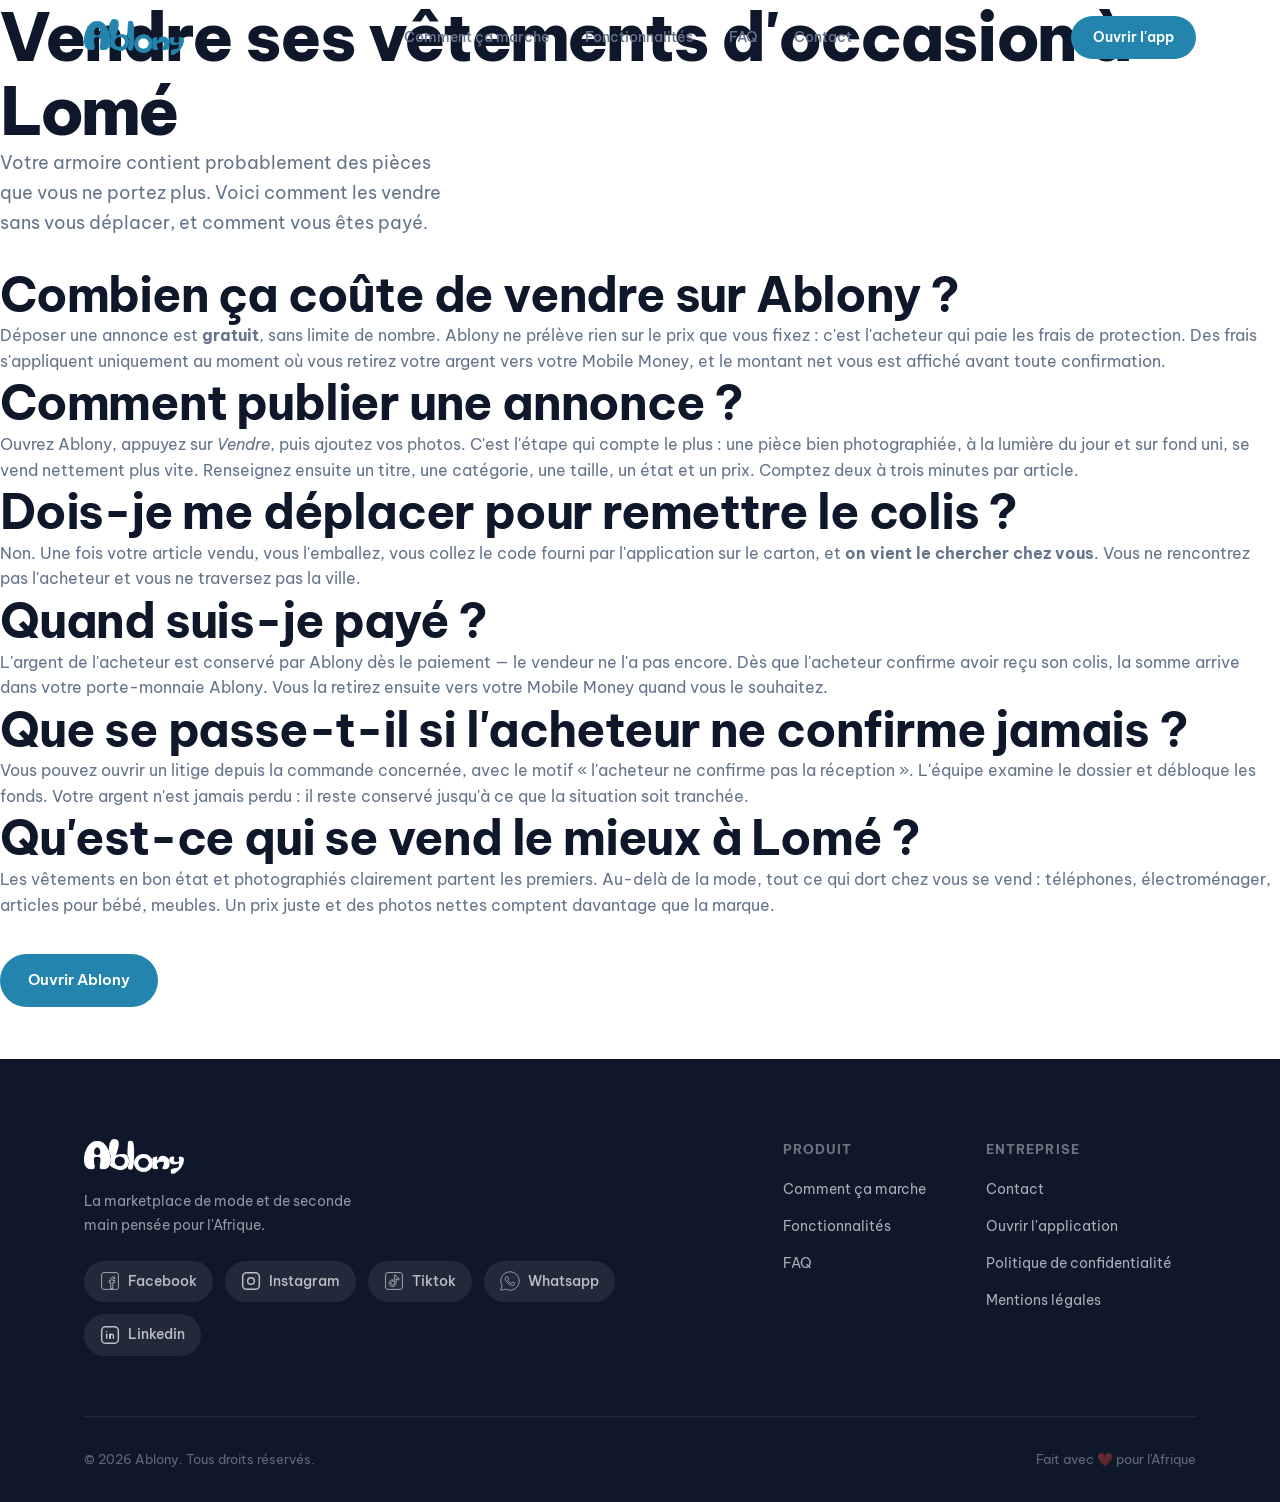
<file: vendre-vetements-lome.html>
<!DOCTYPE html>
<html lang="fr">
<head>
  <meta charset="UTF-8" />
  <meta name="viewport" content="width=device-width, initial-scale=1.0" />
  <title>Comment vendre ses vêtements d'occasion à Lomé — Ablony</title>
  <meta name="description" content="Vendez les vêtements que vous ne portez plus à Lomé. Dépôt d'annonce gratuit, colis récupéré chez vous, paiement sur Mobile Money une fois l'acheteur livré." />
  <link rel="canonical" href="https://ablony.net/vendre-vetements-lome.html" />
  <meta name="robots" content="index, follow" />

  <meta property="og:type" content="article" />
  <meta property="og:site_name" content="Ablony" />
  <meta property="og:locale" content="fr_FR" />
  <meta property="og:url" content="https://ablony.net/vendre-vetements-lome.html" />
  <meta property="og:title" content="Comment vendre ses vêtements d'occasion à Lomé — Ablony" />
  <meta property="og:description" content="Vendez les vêtements que vous ne portez plus à Lomé. Dépôt d'annonce gratuit, colis récupéré chez vous, paiement sur Mobile Money une fois l'acheteur livré." />
  <meta property="og:image" content="https://ablony.net/images/ablony_og_1200x630.png" />
  <meta property="og:image:width" content="1200" />
  <meta property="og:image:height" content="630" />
  <meta property="og:image:alt" content="Ablony — achète et vends d'occasion à Lomé, paiement Mobile Money" />
  <meta name="twitter:card" content="summary_large_image" />

  <link rel="preconnect" href="https://fonts.googleapis.com" />
  <link rel="preconnect" href="https://fonts.gstatic.com" crossorigin />
  <link href="https://fonts.googleapis.com/css2?family=Be+Vietnam+Pro:ital,wght@0,300;0,400;0,500;0,600;0,700;0,800;0,900;1,400&display=swap" rel="stylesheet" />
  <link rel="stylesheet" href="styles.css" />
  <link rel="icon" type="image/x-icon" href="./images/favicon.png">

  <!-- FAQPage : c'est ce balisage qui permet à Google d'afficher les
       questions directement dans ses résultats. Sans lui, la page n'est
       qu'un bloc de texte parmi d'autres. -->
  <script type="application/ld+json">
  {
    "@context": "https://schema.org",
    "@type": "FAQPage",
    "mainEntity": [
      {
        "@type": "Question",
        "name": "Combien ça coûte de vendre sur Ablony ?",
        "acceptedAnswer": {
          "@type": "Answer",
          "text": "Déposer une annonce est gratuit, sans limite de nombre. Ablony ne prélève rien sur le prix que vous fixez : c'est l'acheteur qui paie les frais de protection. Des frais s'appliquent uniquement au moment où vous retirez votre argent vers votre Mobile Money, et le montant net vous est affiché avant toute confirmation."
        }
      },
      {
        "@type": "Question",
        "name": "Comment publier une annonce ?",
        "acceptedAnswer": {
          "@type": "Answer",
          "text": "Ouvrez Ablony, appuyez sur Vendre, puis ajoutez vos photos. C'est l'étape qui compte le plus : une pièce bien photographiée, à la lumière du jour et sur fond uni, se vend nettement plus vite. Renseignez ensuite un titre, une catégorie, une taille, un état et un prix. Comptez deux à trois minutes par article."
        }
      },
      {
        "@type": "Question",
        "name": "Dois-je me déplacer pour remettre le colis ?",
        "acceptedAnswer": {
          "@type": "Answer",
          "text": "Non. Une fois votre article vendu, vous l'emballez, vous collez le code fourni par l'application sur le carton, et on vient le chercher chez vous. Vous ne rencontrez pas l'acheteur et vous ne traversez pas la ville."
        }
      },
      {
        "@type": "Question",
        "name": "Quand suis-je payé ?",
        "acceptedAnswer": {
          "@type": "Answer",
          "text": "L'argent de l'acheteur est conservé par Ablony dès le paiement — le vendeur ne l'a pas encore. Dès que l'acheteur confirme avoir reçu son colis, la somme arrive dans votre porte-monnaie Ablony. Vous la retirez ensuite vers votre Mobile Money quand vous le souhaitez."
        }
      },
      {
        "@type": "Question",
        "name": "Que se passe-t-il si l'acheteur ne confirme jamais ?",
        "acceptedAnswer": {
          "@type": "Answer",
          "text": "Vous pouvez ouvrir un litige depuis la commande concernée, avec le motif « l'acheteur ne confirme pas la réception ». L'équipe examine le dossier et débloque les fonds. Votre argent n'est jamais perdu : il reste conservé jusqu'à ce que la situation soit tranchée."
        }
      },
      {
        "@type": "Question",
        "name": "Qu'est-ce qui se vend le mieux à Lomé ?",
        "acceptedAnswer": {
          "@type": "Answer",
          "text": "Les vêtements en bon état et photographiés clairement partent les premiers. Au-delà de la mode, tout ce qui dort chez vous se vend : téléphones, électroménager, articles pour bébé, meubles. Un prix juste et des photos nettes comptent davantage que la marque."
        }
      }
    ]
  }
  </script>
</head>
<body>

<!-- NAVBAR -->
  <nav class="navbar" id="navbar">
    <div class="nav-inner">
      <a href="index.html" class="logo">
        <!-- <span class="logo-icon">◈</span>
        <span class="logo-text">ablony</span> -->
        <img style="width: 100px;" src="./images/logo_bleu.png" alt="Ablony">
      </a>
      <div class="nav-links">
        <a href="#how" class="nav-link">Comment ça marche</a>
        <a href="#features" class="nav-link">Fonctionnalités</a>
        <a href="#faq" class="nav-link">FAQ</a>
        <a href="contact.html" class="nav-link">Contact</a>
      </div>
      <a href="https://app.ablony.net/?install=1" class="btn-nav">Ouvrir l'app</a>
      <button class="hamburger" id="hamburger" aria-label="Menu">
        <span></span><span></span><span></span>
      </button>
    </div>
    <div class="mobile-menu" id="mobileMenu">
      <a href="#how" class="mobile-link">Comment ça marche</a>
      <a href="#features" class="mobile-link">Fonctionnalités</a>
      <a href="#faq" class="mobile-link">FAQ</a>
      <a href="contact.html" class="mobile-link">Contact</a>
      <a href="https://app.ablony.net/?install=1" class="btn-primary mobile-cta">Ouvrir l'application</a>
    </div>
  </nav>

  <div class="legal-page">
    <div class="legal-content">
      <h1>Vendre ses vêtements d'occasion à Lomé</h1>
      <p class="hero-sub" style="margin-bottom:28px">Votre armoire contient probablement des pièces que vous ne portez plus. Voici comment les vendre sans vous déplacer, et comment vous êtes payé.</p>

      <h2>Combien ça coûte de vendre sur Ablony ?</h2>
      <p>Déposer une annonce est <strong>gratuit</strong>, sans limite de nombre. Ablony ne prélève rien sur le prix que vous fixez : c'est l'acheteur qui paie les frais de protection. Des frais s'appliquent uniquement au moment où vous retirez votre argent vers votre Mobile Money, et le montant net vous est affiché avant toute confirmation.</p>

      <h2>Comment publier une annonce ?</h2>
      <p>Ouvrez Ablony, appuyez sur <em>Vendre</em>, puis ajoutez vos photos. C'est l'étape qui compte le plus : une pièce bien photographiée, à la lumière du jour et sur fond uni, se vend nettement plus vite. Renseignez ensuite un titre, une catégorie, une taille, un état et un prix. Comptez deux à trois minutes par article.</p>

      <h2>Dois-je me déplacer pour remettre le colis ?</h2>
      <p>Non. Une fois votre article vendu, vous l'emballez, vous collez le code fourni par l'application sur le carton, et <strong>on vient le chercher chez vous</strong>. Vous ne rencontrez pas l'acheteur et vous ne traversez pas la ville.</p>

      <h2>Quand suis-je payé ?</h2>
      <p>L'argent de l'acheteur est conservé par Ablony dès le paiement — le vendeur ne l'a pas encore. Dès que l'acheteur confirme avoir reçu son colis, la somme arrive dans votre porte-monnaie Ablony. Vous la retirez ensuite vers votre Mobile Money quand vous le souhaitez.</p>

      <h2>Que se passe-t-il si l'acheteur ne confirme jamais ?</h2>
      <p>Vous pouvez ouvrir un litige depuis la commande concernée, avec le motif « l'acheteur ne confirme pas la réception ». L'équipe examine le dossier et débloque les fonds. Votre argent n'est jamais perdu : il reste conservé jusqu'à ce que la situation soit tranchée.</p>

      <h2>Qu'est-ce qui se vend le mieux à Lomé ?</h2>
      <p>Les vêtements en bon état et photographiés clairement partent les premiers. Au-delà de la mode, tout ce qui dort chez vous se vend : téléphones, électroménager, articles pour bébé, meubles. Un prix juste et des photos nettes comptent davantage que la marque.</p>



      <div class="hero-actions" style="margin-top:36px">
        <a href="https://app.ablony.net/?install=1" class="btn-primary">
          <span>Ouvrir Ablony</span>
        </a>
      </div>
    </div>
  </div>

<footer class="footer">
    <div class="container">
      <div class="footer-top">
        <div class="footer-brand">
          <a href="index.html" class="logo">
            <!-- <span class="logo-icon">◈</span>
            <span class="logo-text">ablony</span> -->
            <img style="width: 100px;" src="./images/logo_blanc.png" alt="Ablony">
          </a>
          <p>La marketplace de mode et de seconde main pensée pour l'Afrique.</p>
          <div class="footer-social">
            <a href="https://www.facebook.com/profile.php?id=61563718988692" target="_blank" rel="noopener" class="social-link" aria-label="Instagram Ablony">
              <svg xmlns="http://www.w3.org/2000/svg" viewBox="0 0 50 50" width="20" role="img">
              <title style="fill:rgb(0, 0, 0);stroke:none;color:rgb(255, 255, 255);stroke-width:1px;stroke-linecap:butt;stroke-linejoin:miter;opacity:1;font-family:&quot;Anthropic Sans&quot;, -apple-system, BlinkMacSystemFont, &quot;Segoe UI&quot;, sans-serif;font-size:16px;font-weight:400;text-anchor:start;dominant-baseline:auto">Facebook logo outlined</title>
              <desc style="fill:rgb(0, 0, 0);stroke:none;color:rgb(255, 255, 255);stroke-width:1px;stroke-linecap:butt;stroke-linejoin:miter;opacity:1;font-family:&quot;Anthropic Sans&quot;, -apple-system, BlinkMacSystemFont, &quot;Segoe UI&quot;, sans-serif;font-size:16px;font-weight:400;text-anchor:start;dominant-baseline:auto">Logo Facebook en version contour uniquement</desc>
              <path d="M41,4H9C6.243,4,4,6.243,4,9v32c0,2.757,2.243,5,5,5h32c2.757,0,5-2.243,5-5V9C46,6.243,43.757,4,41,4z M37,19h-2c-2.014,0-3,0.504-3,2v3h5l-1,5h-4v15h-5V29h-4v-5h4v-3c0-4,2.646-6,6.459-6C35.393,15,37,15.246,37,15V19z" fill="none" stroke="var(--color-text-primary)" stroke-width="1.5" stroke-linejoin="round" style="fill:none;stroke:rgb(250, 249, 245);color:rgb(255, 255, 255);stroke-width:1.5px;stroke-linecap:butt;stroke-linejoin:round;opacity:1;font-family:&quot;Anthropic Sans&quot;, -apple-system, BlinkMacSystemFont, &quot;Segoe UI&quot;, sans-serif;font-size:16px;font-weight:400;text-anchor:start;dominant-baseline:auto"/>
              </svg>
              Facebook
            </a>
            <a href="https://instagram.com/ablony_officiel" target="_blank" rel="noopener" class="social-link" aria-label="Instagram Ablony">
              <svg width="20" height="20" viewBox="0 0 24 24" fill="none" stroke="currentColor" stroke-width="1.8" stroke-linecap="round" stroke-linejoin="round"><rect x="2" y="2" width="20" height="20" rx="5"/><circle cx="12" cy="12" r="4"/><circle cx="17.5" cy="6.5" r="0.5" fill="currentColor" stroke="none"/></svg>
              Instagram
            </a>
            <a href="https://www.tiktok.com/@ablony_officiel" target="_blank" rel="noopener" class="social-link" aria-label="Instagram Ablony">
              <svg xmlns="http://www.w3.org/2000/svg" viewBox="0 0 50 50" width="20" role="img">
              <title style="fill:rgb(0, 0, 0);stroke:none;color:rgb(255, 255, 255);stroke-width:1px;stroke-linecap:butt;stroke-linejoin:miter;opacity:1;font-family:&quot;Anthropic Sans&quot;, -apple-system, BlinkMacSystemFont, &quot;Segoe UI&quot;, sans-serif;font-size:16px;font-weight:400;text-anchor:start;dominant-baseline:auto">TikTok logo outlined</title>
              <desc style="fill:rgb(0, 0, 0);stroke:none;color:rgb(255, 255, 255);stroke-width:1px;stroke-linecap:butt;stroke-linejoin:miter;opacity:1;font-family:&quot;Anthropic Sans&quot;, -apple-system, BlinkMacSystemFont, &quot;Segoe UI&quot;, sans-serif;font-size:16px;font-weight:400;text-anchor:start;dominant-baseline:auto">Logo TikTok en version contour uniquement</desc>
              <path d="M41,4H9C6.243,4,4,6.243,4,9v32c0,2.757,2.243,5,5,5h32c2.757,0,5-2.243,5-5V9C46,6.243,43.757,4,41,4z M37.006,22.323 c-0.227,0.021-0.457,0.035-0.69,0.035c-2.623,0-4.928-1.349-6.269-3.388c0,5.349,0,11.435,0,11.537c0,4.709-3.818,8.527-8.527,8.527 s-8.527-3.818-8.527-8.527s3.818-8.527,8.527-8.527c0.178,0,0.352,0.016,0.527,0.027v4.202c-0.175-0.021-0.347-0.053-0.527-0.053 c-2.404,0-4.352,1.948-4.352,4.352s1.948,4.352,4.352,4.352s4.527-1.894,4.527-4.298c0-0.095,0.042-19.594,0.042-19.594h4.016 c0.378,3.591,3.277,6.425,6.901,6.685V22.323z" fill="none" stroke="var(--color-text-primary)" stroke-width="1.5" stroke-linejoin="round" style="fill:none;stroke:rgb(250, 249, 245);color:rgb(255, 255, 255);stroke-width:1.5px;stroke-linecap:butt;stroke-linejoin:round;opacity:1;font-family:&quot;Anthropic Sans&quot;, -apple-system, BlinkMacSystemFont, &quot;Segoe UI&quot;, sans-serif;font-size:16px;font-weight:400;text-anchor:start;dominant-baseline:auto"/>
              </svg>
              Tiktok
            </a>
            <a href="https://whatsapp.com/channel/0029VbCwnxM6RGJEwu3Pz636" target="_blank" rel="noopener" class="social-link" aria-label="Instagram Ablony">
              <svg viewBox="0 0 50 50" width="20" height="20">
                <path 
                  d="M25,2C12.318,2,2,12.318,2,25c0,3.96,1.023,7.854,2.963,11.29L2.037,46.73c-0.096,0.343-0.003,0.711,0.245,0.966 C2.473,47.893,2.733,48,3,48c0.08,0,0.161-0.01,0.24-0.029l10.896-2.699C17.463,47.058,21.21,48,25,48c12.682,0,23-10.318,23-23 S37.682,2,25,2z M36.57,33.116c-0.492,1.362-2.852,2.605-3.986,2.772c-1.018,0.149-2.306,0.213-3.72-0.231 c-0.857-0.27-1.957-0.628-3.366-1.229c-5.923-2.526-9.791-8.415-10.087-8.804C15.116,25.235,13,22.463,13,19.594 s1.525-4.28,2.067-4.864c0.542-0.584,1.181-0.73,1.575-0.73s0.787,0.005,1.132,0.021c0.363,0.018,0.85-0.137,1.329,1.001 c0.492,1.168,1.673,4.037,1.819,4.33c0.148,0.292,0.246,0.633,0.05,1.022c-0.196,0.389-0.294,0.632-0.59,0.973 s-0.62,0.76-0.886,1.022c-0.296,0.291-0.603,0.606-0.259,1.19c0.344,0.584,1.529,2.493,3.285,4.039 c2.255,1.986,4.158,2.602,4.748,2.894c0.59,0.292,0.935,0.243,1.279-0.146c0.344-0.39,1.476-1.703,1.869-2.286 s0.787-0.487,1.329-0.292c0.542,0.194,3.445,1.604,4.035,1.896c0.59,0.292,0.984,0.438,1.132,0.681 C37.062,30.587,37.062,31.755,36.57,33.116z"
                  fill="none"
                  stroke="currentColor"
                  stroke-width="1.8"
                />
              </svg>
              Whatsapp
            </a>
            <a href="https://www.linkedin.com/company/ablony" target="_blank" rel="noopener" class="social-link" aria-label="Instagram Ablony">
              <svg width="20" height="20" viewBox="0 0 24 24" fill="none" stroke="currentColor" stroke-width="1.8" stroke-linecap="round" stroke-linejoin="round">
                <rect x="2" y="2" width="20" height="20" rx="5"/>
                <line x1="8" y1="11" x2="8" y2="16"/>
                <line x1="8" y1="8" x2="8.01" y2="8"/>
                <path d="M12 16v-3a2 2 0 0 1 4 0v3"/>
                <line x1="12" y1="11" x2="12" y2="16"/>
              </svg>
              Linkedin
            </a>
          </div>
        </div>
        <div class="footer-links">
          <div class="footer-col">
            <h4>Produit</h4>
            <a href="#how">Comment ça marche</a>
            <a href="#features">Fonctionnalités</a>
            <a href="#faq">FAQ</a>
          </div>
          <div class="footer-col">
            <h4>Entreprise</h4>
            <a href="contact.html">Contact</a>
            <a href="https://app.ablony.net/">Ouvrir l'application</a>
            <a href="politique_confidentialite.html">Politique de confidentialité</a>
            <a href="mention_legal.html">Mentions légales</a>
          </div>
        </div>
      </div>
      <div class="footer-bottom">
        <p>© 2026 Ablony. Tous droits réservés.</p>
        <p>Fait avec ❤️ pour l'Afrique</p>
      </div>
    </div>
  </footer>

  <script src="main.js"></script>
</body>
</html>
</file>
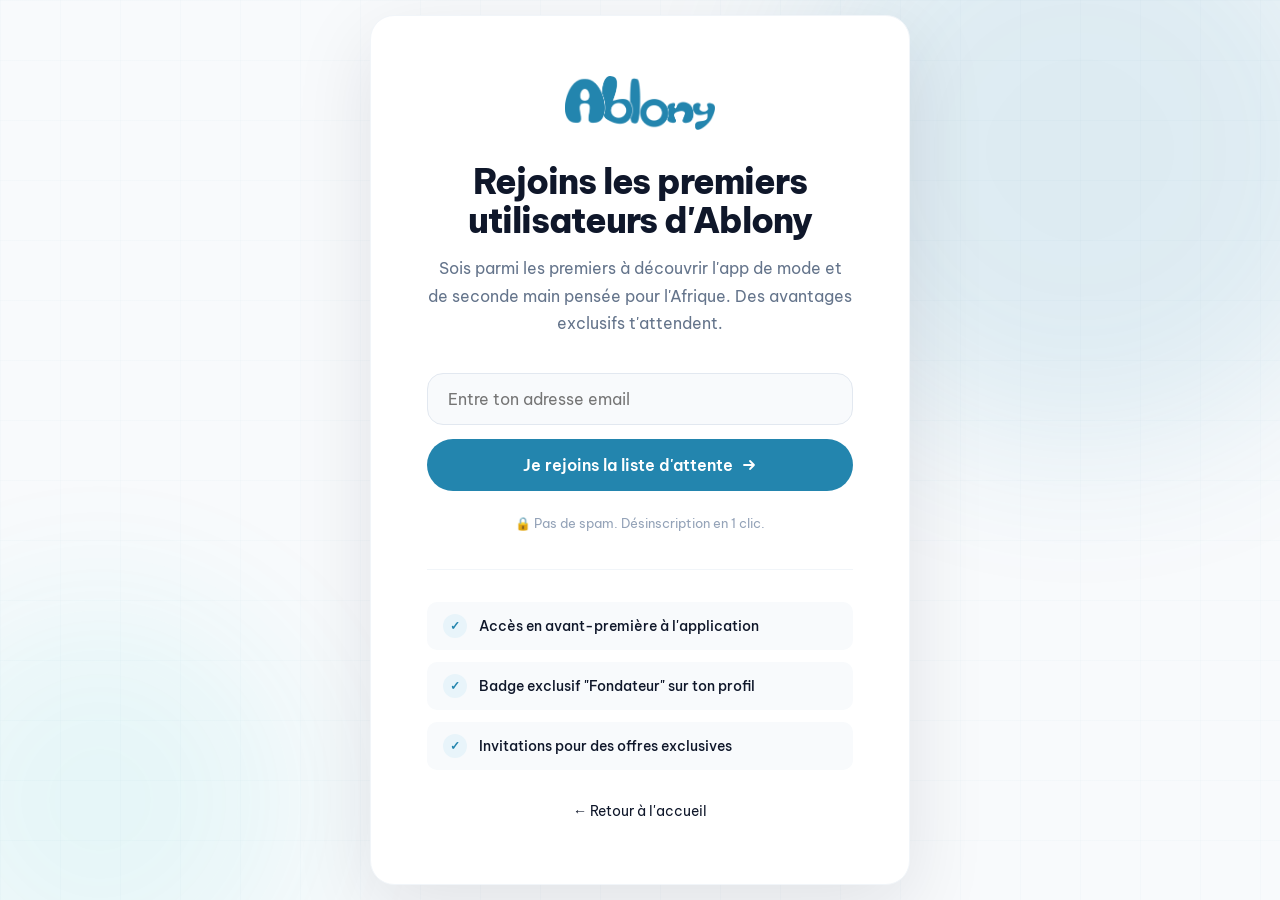
<file: waitlist.html>
<!DOCTYPE html>
<html lang="fr">
<head>
  <meta charset="UTF-8" />
  <meta name="viewport" content="width=device-width, initial-scale=1.0" />
  <title>Liste d'attente — Ablony</title>
  <meta name="description" content="Rejoins les premiers utilisateurs d'Ablony. Inscris-toi sur la liste d'attente et bénéficie d'avantages exclusifs au lancement." />
  <link rel="preconnect" href="https://fonts.googleapis.com" />
  <link rel="preconnect" href="https://fonts.gstatic.com" crossorigin />
  <link href="https://fonts.googleapis.com/css2?family=Be+Vietnam+Pro:ital,wght@0,300;0,400;0,500;0,600;0,700;0,800;0,900;1,400&display=swap" rel="stylesheet" />
  <link rel="icon" type="image/x-icon" href="./images/favicon.png">
  <link rel="stylesheet" href="styles.css" />
</head>
<body>

  <div class="waitlist-page">

    <!-- Background -->
    <div class="waitlist-bg">
      <div class="blob blob-1"></div>
      <div class="blob blob-2"></div>
      <div class="grid-overlay"></div>
    </div>

    <!-- Card -->
    <div class="waitlist-card reveal">

      <!-- Logo -->
      <div class="waitlist-logo">
        <a href="index.html" class="logo" style="justify-content: center;">
          <!-- <span class="logo-icon" style="font-size: 1.6rem;">◈</span>
          <span class="logo-text" style="font-size: 1.4rem;">ablony</span> -->
          <img style="width: 150px;" src="./images/logo_bleu.png" alt="Ablony">
        </a>
      </div>

      <!-- Heading -->
      <h1>Rejoins les premiers<br/>utilisateurs d'Ablony</h1>
      <p>Sois parmi les premiers à découvrir l'app de mode et de seconde main pensée pour l'Afrique. Des avantages exclusifs t'attendent.</p>

      <!-- Form -->
      <form class="waitlist-form" id="waitlistForm" onsubmit="handleWaitlistSubmit(event)">
        <input
          type="email"
          class="waitlist-input"
          placeholder="Entre ton adresse email"
          required
          id="waitlistEmail"
          name="email"
          autocomplete="email"
        />
        <button type="submit" class="btn-primary waitlist-submit">
          <span>Je rejoins la liste d'attente</span>
          <svg width="16" height="16" viewBox="0 0 16 16" fill="none"><path d="M3 8h10M9 4l4 4-4 4" stroke="currentColor" stroke-width="1.8" stroke-linecap="round" stroke-linejoin="round"/></svg>
        </button>
        <p class="waitlist-note">🔒 Pas de spam. Désinscription en 1 clic.</p>
      </form>

      <!-- Success State -->
      <div class="waitlist-success" id="waitlistSuccess">
        <div class="waitlist-success-icon">🚀</div>
        <h2>Tu es sur la liste !</h2>
        <p>Tu seras informé du lancement en avant-première. Bienvenue dans la communauté Ablony !</p>
        <div style="margin-top: 28px;">
          <a href="https://instagram.com/ablony_officiel" target="_blank" rel="noopener" class="btn-primary" style="justify-content: center; width: 100%;">
            <svg width="18" height="18" viewBox="0 0 24 24" fill="none" stroke="currentColor" stroke-width="1.8"><rect x="2" y="2" width="20" height="20" rx="5"/><circle cx="12" cy="12" r="4"/><circle cx="17.5" cy="6.5" r="0.5" fill="currentColor" stroke="none"/></svg>
            Suivre @ablony_officiel sur Instagram
          </a>
        </div>
      </div>

      <!-- Benefits -->
      <div class="waitlist-benefits">
        <div class="benefit-item">
          <div class="benefit-check">✓</div>
          <span class="benefit-text">Accès en avant-première à l'application</span>
        </div>
        <!-- <div class="benefit-item">
          <div class="benefit-check">✓</div>
          <span class="benefit-text">0% de commission pendant les 3 premiers mois</span>
        </div> -->
        <div class="benefit-item">
          <div class="benefit-check">✓</div>
          <span class="benefit-text">Badge exclusif "Fondateur" sur ton profil</span>
        </div>
        <div class="benefit-item">
          <div class="benefit-check">✓</div>
          <span class="benefit-text">Invitations pour des offres exclusives</span>
        </div>
      </div>

      <!-- Back link -->
      <div style="margin-top: 28px;">
        <a href="index.html" class="waitlist-back">
          ← Retour à l'accueil
        </a>
      </div>

    </div>

  </div>

  <script src="main.js"></script>
</body>
</html>
</file>
<file: styles.css>
/* ============================================================
   ABLONY — styles.css
   Design System : Be Vietnam Pro | #2385AE | Minimaliste Premium
   ============================================================ */

/* ——— RESET & BASE ——— */
*, *::before, *::after { box-sizing: border-box; margin: 0; padding: 0; }

:root {
  --blue: #2385AE;
  --blue-dark: #1a6b8f;
  --blue-light: #e8f4fa;
  --blue-mid: #3a9bbf;
  --white: #ffffff;
  --off-white: #f8fafc;
  --gray-50: #f9fafb;
  --gray-100: #f1f5f9;
  --gray-200: #e2e8f0;
  --gray-400: #94a3b8;
  --gray-600: #64748b;
  --gray-800: #1e293b;
  --gray-900: #0f172a;
  --font: 'Be Vietnam Pro', sans-serif;
  --radius: 16px;
  --radius-sm: 10px;
  --radius-lg: 24px;
  --shadow: 0 4px 24px rgba(35,133,174,0.10);
  --shadow-lg: 0 12px 48px rgba(35,133,174,0.18);
  --shadow-card: 0 2px 16px rgba(15,23,42,0.08);
  --transition: 0.3s cubic-bezier(0.4, 0, 0.2, 1);
}

html { scroll-behavior: smooth; font-size: 16px; }

body {
  font-family: var(--font);
  color: var(--gray-900);
  background: var(--white);
  line-height: 1.6;
  overflow-x: hidden;
}

a { text-decoration: none; color: inherit; }
img { max-width: 100%; display: block; }
button { font-family: var(--font); cursor: pointer; border: none; background: none; }

.container {
  max-width: 1160px;
  margin: 0 auto;
  padding: 0 24px;
}

/* ——— TYPOGRAPHY ——— */
h1 { font-size: clamp(2.6rem, 6vw, 4.2rem); font-weight: 800; line-height: 1.1; letter-spacing: -0.03em; }
h2 { font-size: clamp(2rem, 4vw, 3rem); font-weight: 700; line-height: 1.2; letter-spacing: -0.025em; }
h3 { font-size: 1.2rem; font-weight: 600; line-height: 1.35; }
p { color: var(--gray-600); }

.text-gradient {
  background: linear-gradient(135deg, var(--blue) 0%, #1ac8c8 100%);
  -webkit-background-clip: text;
  -webkit-text-fill-color: transparent;
  background-clip: text;
}

/* ——— BUTTONS ——— */
.btn-primary {
  display: inline-flex;
  align-items: center;
  gap: 8px;
  background: var(--blue);
  color: var(--white);
  padding: 14px 28px;
  border-radius: 50px;
  font-size: 0.95rem;
  font-weight: 600;
  font-family: var(--font);
  transition: var(--transition);
  cursor: pointer;
  border: none;
  white-space: nowrap;
}
.btn-primary:hover {
  background: var(--blue-dark);
  transform: translateY(-2px);
  box-shadow: 0 8px 28px rgba(35,133,174,0.35);
}
.btn-primary:active { transform: translateY(0); }

.btn-ghost {
  display: inline-flex;
  align-items: center;
  gap: 8px;
  color: var(--gray-800);
  padding: 14px 24px;
  border-radius: 50px;
  font-size: 0.95rem;
  font-weight: 500;
  font-family: var(--font);
  transition: var(--transition);
  border: 1.5px solid var(--gray-200);
  background: transparent;
}
.btn-ghost:hover {
  border-color: var(--blue);
  color: var(--blue);
  background: var(--blue-light);
}

.btn-nav {
  background: var(--blue);
  color: var(--white);
  padding: 10px 22px;
  border-radius: 50px;
  font-size: 0.88rem;
  font-weight: 600;
  font-family: var(--font);
  transition: var(--transition);
}
.btn-nav:hover {
  background: var(--blue-dark);
  transform: translateY(-1px);
  box-shadow: 0 4px 16px rgba(35,133,174,0.3);
}

/* ——— SECTION COMMON ——— */
.section-tag {
  display: inline-block;
  background: var(--blue-light);
  color: var(--blue);
  font-size: 0.82rem;
  font-weight: 700;
  letter-spacing: 0.06em;
  text-transform: uppercase;
  padding: 6px 14px;
  border-radius: 50px;
  margin-bottom: 18px;
}
.section-header { text-align: center; margin-bottom: 64px; }
.section-title { margin-bottom: 16px; }
.section-sub { max-width: 540px; margin: 0 auto; font-size: 1.05rem; }

/* ——— NAVBAR ——— */
.navbar {
  position: fixed;
  top: 0; left: 0; right: 0;
  z-index: 1000;
  padding: 16px 0;
  transition: var(--transition);
}
.navbar.scrolled {
  background: rgba(255,255,255,0.92);
  backdrop-filter: blur(20px);
  -webkit-backdrop-filter: blur(20px);
  border-bottom: 1px solid var(--gray-100);
  padding: 12px 0;
}
.nav-inner {
  display: flex;
  align-items: center;
  justify-content: space-between;
  max-width: 1160px;
  margin: 0 auto;
  padding: 0 24px;
}
.logo {
  display: flex;
  align-items: center;
  gap: 8px;
  font-size: 1.2rem;
  font-weight: 800;
  color: var(--gray-900);
  letter-spacing: -0.03em;
}
.logo-icon { color: var(--blue); font-size: 1.4rem; }

.nav-links {
  display: flex;
  align-items: center;
  gap: 36px;
}
.nav-link {
  font-size: 0.9rem;
  font-weight: 500;
  color: var(--gray-600);
  transition: color var(--transition);
}
.nav-link:hover { color: var(--blue); }

.hamburger {
  display: none;
  flex-direction: column;
  gap: 5px;
  padding: 4px;
  cursor: pointer;
}
.hamburger span {
  display: block;
  width: 22px;
  height: 2px;
  background: var(--gray-800);
  border-radius: 2px;
  transition: var(--transition);
}

.mobile-menu {
  display: none;
  flex-direction: column;
  gap: 8px;
  padding: 16px 24px 24px;
  background: white;
  border-bottom: 1px solid var(--gray-100);
}
.mobile-menu.open { display: flex; }
.mobile-link {
  padding: 12px 0;
  font-weight: 500;
  color: var(--gray-700);
  border-bottom: 1px solid var(--gray-100);
  font-family: var(--font);
}
.mobile-cta { margin-top: 8px; text-align: center; justify-content: center; }

/* ——— HERO ——— */
.hero {
  position: relative;
  min-height: 100vh;
  display: flex;
  align-items: center;
  padding: 120px 0 80px;
  overflow: hidden;
}
.hero-bg {
  position: absolute;
  inset: 0;
  z-index: 0;
}
.blob {
  position: absolute;
  border-radius: 50%;
  filter: blur(80px);
  opacity: 0.18;
}
.blob-1 {
  width: 600px; height: 600px;
  background: var(--blue);
  top: -150px; right: -100px;
}
.blob-2 {
  width: 400px; height: 400px;
  background: #1ac8c8;
  bottom: -100px; left: -100px;
}
.grid-overlay {
  position: absolute;
  inset: 0;
  background-image:
    linear-gradient(rgba(35,133,174,0.04) 1px, transparent 1px),
    linear-gradient(90deg, rgba(35,133,174,0.04) 1px, transparent 1px);
  background-size: 60px 60px;
}

.hero > .container {
  position: relative;
  z-index: 1;
  display: grid;
  grid-template-columns: 1fr 1fr;
  align-items: center;
  gap: 80px;
}

.hero-badge {
  display: inline-flex;
  align-items: center;
  gap: 8px;
  background: white;
  border: 1.5px solid var(--gray-200);
  padding: 8px 16px;
  border-radius: 50px;
  font-size: 0.82rem;
  font-weight: 600;
  color: var(--gray-700);
  margin-bottom: 28px;
  box-shadow: var(--shadow-card);
}
.badge-dot {
  width: 7px; height: 7px;
  background: #22c55e;
  border-radius: 50%;
  animation: pulse 2s infinite;
}
@keyframes pulse {
  0%, 100% { box-shadow: 0 0 0 0 rgba(34,197,94,0.4); }
  50% { box-shadow: 0 0 0 6px rgba(34,197,94,0); }
}

.hero-title { margin-bottom: 22px; color: var(--gray-900); }

.hero-sub {
  font-size: 1.1rem;
  line-height: 1.7;
  margin-bottom: 36px;
  max-width: 460px;
  color: var(--gray-600);
}

.hero-actions {
  display: flex;
  align-items: center;
  gap: 16px;
  flex-wrap: wrap;
  margin-bottom: 52px;
}

.hero-stats {
  display: flex;
  align-items: center;
  gap: 24px;
}
.stat { text-align: left; }
.stat-num {
  display: block;
  font-size: 1.5rem;
  font-weight: 800;
  color: var(--gray-900);
  letter-spacing: -0.03em;
}
.stat-label {
  display: block;
  font-size: 0.78rem;
  color: var(--gray-500);
  font-weight: 500;
}
.stat-divider {
  width: 1px;
  height: 36px;
  background: var(--gray-200);
}

/* ——— PHONE MOCKUP ——— */
.hero-visual { display: flex; justify-content: center; }
.phone-wrapper {
  position: relative;
  display: flex;
  justify-content: center;
}
.phone-glow {
  position: absolute;
  width: 300px; height: 300px;
  background: radial-gradient(circle, rgba(35,133,174,0.25) 0%, transparent 70%);
  top: 50%; left: 50%;
  transform: translate(-50%, -50%);
  z-index: 0;
}
.phone-frame {
  position: relative;
  z-index: 1;
  width: 260px;
  background: var(--gray-900);
  border-radius: 40px;
  padding: 12px 8px;
  box-shadow:
    0 32px 80px rgba(15,23,42,0.35),
    0 0 0 8px rgba(255,255,255,0.08),
    inset 0 1px 0 rgba(255,255,255,0.1);
}
.phone-notch {
  width: 70px; height: 22px;
  background: var(--gray-900);
  border-radius: 0 0 16px 16px;
  margin: 0 auto 8px;
  position: relative;
  z-index: 2;
}
.phone-notch::before {
  content: '';
  position: absolute;
  width: 8px; height: 8px;
  background: var(--gray-700);
  border-radius: 50%;
  top: 7px; left: 50%;
  transform: translateX(-50%);
}
.phone-screen {
  background: var(--off-white);
  border-radius: 30px;
  overflow: hidden;
  min-height: 490px;
}

/* App Mockup UI */
.app-mockup { display: flex; flex-direction: column; height: 100%; }
.app-header {
  display: flex;
  justify-content: space-between;
  align-items: center;
  padding: 14px 16px 8px;
  background: white;
}
.app-logo-sm {
  font-size: 0.85rem;
  font-weight: 800;
  color: var(--blue);
  font-family: var(--font);
  letter-spacing: -0.02em;
}
.app-icons { display: flex; gap: 8px; }
.app-dot { width: 6px; height: 6px; background: var(--gray-300); border-radius: 50%; }
.app-dot:first-child { background: var(--blue); }

.app-search {
  display: flex;
  align-items: center;
  gap: 8px;
  background: var(--gray-100);
  margin: 8px 14px;
  padding: 8px 12px;
  border-radius: 10px;
  font-size: 0.72rem;
  color: var(--gray-400);
  font-family: var(--font);
}

.app-grid {
  display: grid;
  grid-template-columns: 1fr 1fr;
  gap: 10px;
  padding: 8px 14px;
  flex: 1;
}
.app-card { border-radius: 12px; overflow: hidden; background: white; box-shadow: 0 2px 8px rgba(0,0,0,0.06); }
.app-card-img {
  height: 90px;
  position: relative;
}
.app-card-tag {
  position: absolute;
  top: 6px; left: 6px;
  background: rgba(255,255,255,0.9);
  font-size: 0.6rem;
  font-weight: 700;
  padding: 2px 6px;
  border-radius: 4px;
  color: var(--gray-700);
  font-family: var(--font);
}
.app-card-info { padding: 8px; }
.app-card-name {
  display: block;
  font-size: 0.68rem;
  font-weight: 600;
  color: var(--gray-800);
  margin-bottom: 2px;
  font-family: var(--font);
}
.app-card-price {
  display: block;
  font-size: 0.68rem;
  font-weight: 700;
  color: var(--blue);
  font-family: var(--font);
}

.app-nav-bar {
  display: flex;
  justify-content: space-around;
  align-items: center;
  padding: 12px 0 16px;
  background: white;
  border-top: 1px solid var(--gray-100);
}
.app-nav-item {
  display: flex;
  align-items: center;
  justify-content: center;
  width: 36px; height: 36px;
  border-radius: 10px;
  color: var(--gray-400);
  transition: var(--transition);
}
.app-nav-item.active { color: var(--blue); }
.app-nav-add {
  background: var(--blue);
  color: white !important;
  width: 40px; height: 40px;
  border-radius: 12px;
}

/* Float cards */
.float-card {
  position: absolute;
  display: flex;
  align-items: center;
  gap: 10px;
  background: white;
  border-radius: 14px;
  padding: 12px 16px;
  box-shadow: 0 8px 32px rgba(15,23,42,0.16);
  white-space: nowrap;
  animation: float 3s ease-in-out infinite;
}
.float-card-1 {
  bottom: 60px; right: -200px;
  animation-delay: 0s;
}
.float-card-2 {
  top: 100px; left: -190px;
  animation-delay: 1.5s;
}
@keyframes float {
  0%, 100% { transform: translateY(0); }
  50% { transform: translateY(-8px); }
}
.float-icon {
  width: 36px; height: 36px;
  background: var(--blue-light);
  border-radius: 10px;
  display: flex;
  align-items: center;
  justify-content: center;
  font-size: 1rem;
}
.float-title {
  font-size: 0.8rem;
  font-weight: 700;
  color: var(--gray-900);
  font-family: var(--font);
}
.float-sub {
  font-size: 0.7rem;
  color: var(--gray-500);
  font-family: var(--font);
}

/* ——— HOW IT WORKS ——— */
.section-how {
  padding: 120px 0;
  background: var(--off-white);
}
.steps {
  display: grid;
  grid-template-columns: repeat(3, 1fr);
  gap: 40px;
  position: relative;
}
.step {
  position: relative;
  text-align: center;
  padding: 40px 28px;
  background: white;
  border-radius: var(--radius-lg);
  border: 1px solid var(--gray-100);
  box-shadow: var(--shadow-card);
  transition: var(--transition);
}
.step:hover {
  transform: translateY(-6px);
  box-shadow: var(--shadow-lg);
  border-color: var(--blue-light);
}
.step-number {
  font-size: 0.72rem;
  font-weight: 800;
  letter-spacing: 0.12em;
  color: var(--blue);
  margin-bottom: 20px;
  opacity: 0.6;
}
.step-icon-wrap {
  display: flex;
  justify-content: center;
  margin-bottom: 22px;
}
.step-icon {
  width: 64px; height: 64px;
  background: var(--blue-light);
  border-radius: 18px;
  display: flex;
  align-items: center;
  justify-content: center;
  color: var(--blue);
  transition: var(--transition);
}
.step:hover .step-icon {
  background: var(--blue);
  color: white;
  transform: scale(1.08);
}
.step-content h3 { margin-bottom: 10px; color: var(--gray-900); }
.step-line {
  display: none;
}

/* ——— FEATURES ——— */
.section-features {
  padding: 120px 0;
}
.features-grid {
  display: grid;
  grid-template-columns: repeat(3, 1fr);
  grid-template-rows: auto auto;
  gap: 20px;
}
.feature-card {
  background: var(--off-white);
  border-radius: var(--radius-lg);
  border: 1px solid var(--gray-100);
  padding: 32px;
  transition: var(--transition);
}
.feature-card:hover {
  border-color: var(--blue-light);
  box-shadow: var(--shadow);
  transform: translateY(-4px);
}
.feature-big {
  grid-column: span 2;
  background: linear-gradient(135deg, var(--blue-light) 0%, rgba(26,200,200,0.08) 100%);
  border-color: rgba(35,133,174,0.15);
}
.feature-highlight {
  background: var(--blue);
  border-color: var(--blue);
  color: white;
}
.feature-highlight h3 { color: white; }
.feature-highlight p { color: rgba(255,255,255,0.8); }
.feature-highlight .feature-tag { background: rgba(255,255,255,0.2); color: white; }

.feature-icon {
  width: 48px; height: 48px;
  background: var(--blue-light);
  border-radius: 14px;
  display: flex;
  align-items: center;
  justify-content: center;
  color: var(--blue);
  margin-bottom: 20px;
}
.feature-icon-lg {
  width: 60px; height: 60px;
  background: rgba(35,133,174,0.15);
  border-radius: 18px;
  display: flex;
  align-items: center;
  justify-content: center;
  color: var(--blue);
  margin-bottom: 24px;
}
.feature-highlight .feature-icon-lg {
  background: rgba(255,255,255,0.2);
  color: white;
}
.feature-card h3 { margin-bottom: 10px; color: var(--gray-900); }
.feature-tag {
  display: inline-block;
  margin-top: 16px;
  background: var(--blue-light);
  color: var(--blue);
  font-size: 0.8rem;
  font-weight: 600;
  padding: 5px 12px;
  border-radius: 50px;
}

/* ——— TRUST ——— */
.section-trust {
  padding: 120px 0;
  background: var(--off-white);
}
.trust-grid {
  display: grid;
  grid-template-columns: repeat(3, 1fr);
  gap: 24px;
}
.trust-card {
  text-align: center;
  padding: 48px 32px;
  background: white;
  border-radius: var(--radius-lg);
  border: 1px solid var(--gray-100);
  box-shadow: var(--shadow-card);
  transition: var(--transition);
}
.trust-card:hover {
  transform: translateY(-6px);
  box-shadow: var(--shadow-lg);
}
.trust-emoji {
  font-size: 2.8rem;
  margin-bottom: 20px;
  display: block;
}
.trust-card h3 { margin-bottom: 12px; color: var(--gray-900); font-size: 1.3rem; }

/* ——— COMING SOON ——— */
.section-coming {
  padding: 80px 0;
  background: var(--gray-900);
  color: white;
}
.coming-inner {
  display: grid;
  grid-template-columns: 1fr 1fr;
  gap: 80px;
  align-items: center;
}
.coming-tag {
  display: inline-block;
  background: rgba(35,133,174,0.2);
  color: #7dd3f0;
  font-size: 0.82rem;
  font-weight: 700;
  letter-spacing: 0.04em;
  padding: 6px 14px;
  border-radius: 50px;
  margin-bottom: 18px;
}
.coming-inner h2 { color: white; margin-bottom: 16px; }
.coming-inner p { color: rgba(255,255,255,0.65); margin-bottom: 28px; line-height: 1.7; }
.coming-perks { display: flex; flex-direction: column; gap: 12px; }
.perk {
  display: flex;
  align-items: center;
  gap: 10px;
  color: rgba(255,255,255,0.8);
  font-size: 0.95rem;
  font-weight: 500;
}
.perk span {
  width: 22px; height: 22px;
  background: var(--blue);
  border-radius: 50%;
  display: flex;
  align-items: center;
  justify-content: center;
  font-size: 0.7rem;
  flex-shrink: 0;
}
.coming-progress-wrap { display: flex; flex-direction: column; gap: 20px; }
.coming-progress-label {
  display: flex;
  justify-content: space-between;
  font-size: 0.9rem;
  color: rgba(255,255,255,0.7);
  font-weight: 500;
  margin-bottom: 6px;
}
.coming-bar {
  height: 8px;
  background: rgba(255,255,255,0.1);
  border-radius: 50px;
  overflow: hidden;
}
.coming-fill {
  height: 100%;
  background: linear-gradient(90deg, var(--blue), #1ac8c8);
  border-radius: 50px;
  transition: width 1.5s cubic-bezier(0.4,0,0.2,1);
}

/* ——— FAQ ——— */
.section-faq {
  padding: 120px 0;
}
.faq-list {
  max-width: 700px;
  margin: 0 auto;
  display: flex;
  flex-direction: column;
  gap: 12px;
}
.faq-item {
  border: 1.5px solid var(--gray-200);
  border-radius: var(--radius);
  overflow: hidden;
  transition: border-color var(--transition);
}
.faq-item.open { border-color: var(--blue); }
.faq-q {
  width: 100%;
  display: flex;
  justify-content: space-between;
  align-items: center;
  padding: 20px 24px;
  font-size: 1rem;
  font-weight: 600;
  color: var(--gray-900);
  font-family: var(--font);
  text-align: left;
  gap: 16px;
}
.faq-q:hover { color: var(--blue); }
.faq-icon {
  flex-shrink: 0;
  transition: transform var(--transition);
  color: var(--gray-400);
}
.faq-item.open .faq-icon { transform: rotate(180deg); color: var(--blue); }
.faq-a {
  max-height: 0;
  overflow: hidden;
  transition: max-height 0.4s cubic-bezier(0.4,0,0.2,1);
}
.faq-item.open .faq-a { max-height: 300px; }
.faq-a p {
  padding: 0 24px 22px;
  line-height: 1.7;
}

/* ——— CTA ——— */
.section-cta {
  position: relative;
  padding: 120px 0;
  overflow: hidden;
  background: var(--blue-light);
}
.cta-bg {
  position: absolute;
  inset: 0;
  z-index: 0;
}
.cta-blob {
  position: absolute;
  width: 700px; height: 700px;
  background: radial-gradient(circle, rgba(35,133,174,0.15) 0%, transparent 70%);
  top: 50%; left: 50%;
  transform: translate(-50%, -50%);
}
.cta-inner {
  position: relative;
  z-index: 1;
  text-align: center;
  max-width: 600px;
  margin: 0 auto;
}
.cta-inner h2 { margin-bottom: 16px; }
.cta-inner > p { margin-bottom: 40px; font-size: 1.05rem; }
.cta-form { max-width: 500px; margin: 0 auto; }
.cta-input-wrap {
  display: flex;
  gap: 10px;
  background: white;
  border: 1.5px solid var(--gray-200);
  border-radius: 50px;
  padding: 6px 6px 6px 20px;
  box-shadow: var(--shadow-card);
  transition: border-color var(--transition);
}
.cta-input-wrap:focus-within { border-color: var(--blue); box-shadow: var(--shadow); }
.cta-input {
  flex: 1;
  border: none;
  outline: none;
  font-size: 0.95rem;
  font-family: var(--font);
  color: var(--gray-900);
  background: transparent;
  min-width: 0;
}
.cta-input::placeholder { color: var(--gray-400); }
.cta-note {
  margin-top: 14px;
  font-size: 0.82rem;
  color: var(--gray-500) !important;
  text-align: center;
}
.cta-success {
  text-align: center;
  padding: 32px;
}
.success-icon { font-size: 3rem; margin-bottom: 16px; }
.cta-success h3 { font-size: 1.4rem; margin-bottom: 8px; color: var(--gray-900); }

/* ——— FOOTER ——— */
.footer {
  background: var(--gray-900);
  color: white;
  padding: 80px 0 32px;
}
.footer-top {
  display: grid;
  grid-template-columns: 1.5fr 1fr;
  gap: 80px;
  padding-bottom: 60px;
  border-bottom: 1px solid rgba(255,255,255,0.08);
  margin-bottom: 32px;
}
.footer-brand .logo { color: white; margin-bottom: 16px; }
.footer-brand p {
  color: rgba(255,255,255,0.55);
  font-size: 0.9rem;
  margin-bottom: 24px;
  max-width: 280px;
  line-height: 1.6;
}
.footer-social { display: flex; gap: 12px; flex-wrap: wrap; }
.social-link {
  display: inline-flex;
  align-items: center;
  gap: 8px;
  background: rgba(255,255,255,0.08);
  color: rgba(255,255,255,0.7);
  padding: 10px 16px;
  border-radius: 50px;
  font-size: 0.85rem;
  font-weight: 500;
  transition: var(--transition);
}
.social-link:hover {
  background: var(--blue);
  color: white;
}
.footer-links { display: flex; gap: 60px; }
.footer-col { display: flex; flex-direction: column; gap: 14px; }
.footer-col h4 {
  font-size: 0.82rem;
  font-weight: 700;
  letter-spacing: 0.08em;
  text-transform: uppercase;
  color: rgba(255,255,255,0.4);
  margin-bottom: 4px;
}
.footer-col a {
  font-size: 0.9rem;
  color: rgba(255,255,255,0.65);
  transition: color var(--transition);
}
.footer-col a:hover { color: white; }
.footer-bottom {
  display: flex;
  justify-content: space-between;
  align-items: center;
}
.footer-bottom p {
  font-size: 0.82rem;
  color: rgba(255,255,255,0.35);
}

/* ——— REVEAL ANIMATIONS ——— */
.reveal {
  opacity: 0;
  transform: translateY(30px);
  transition: opacity 0.7s cubic-bezier(0.4,0,0.2,1), transform 0.7s cubic-bezier(0.4,0,0.2,1);
}
.reveal.visible {
  opacity: 1;
  transform: translateY(0);
}

/* ——— PAGE CONTACT ——— */
.page-header {
  padding: 140px 0 80px;
  text-align: center;
  background: var(--off-white);
}
.page-header h1 { margin-bottom: 16px; }
.page-header p { font-size: 1.05rem; }

.contact-section { padding: 80px 0 120px; }
.contact-grid {
  display: grid;
  grid-template-columns: 1fr 1.6fr;
  gap: 80px;
  align-items: start;
}
.contact-info { display: flex; flex-direction: column; gap: 32px; }
.contact-info h2 { font-size: 1.6rem; margin-bottom: 8px; }
.contact-info p { line-height: 1.7; }
.contact-item {
  display: flex;
  align-items: center;
  gap: 14px;
  padding: 16px;
  background: var(--off-white);
  border-radius: var(--radius);
}
.contact-icon {
  width: 44px; height: 44px;
  background: var(--blue-light);
  border-radius: 12px;
  display: flex;
  align-items: center;
  justify-content: center;
  color: var(--blue);
  flex-shrink: 0;
}
.contact-item-label {
  font-size: 0.78rem;
  font-weight: 600;
  color: var(--gray-500);
  text-transform: uppercase;
  letter-spacing: 0.06em;
  margin-bottom: 2px;
}
.contact-item-val {
  font-size: 0.9rem;
  font-weight: 600;
  color: var(--gray-900);
}

.contact-form-wrap {
  background: white;
  border: 1.5px solid var(--gray-100);
  border-radius: var(--radius-lg);
  padding: 40px;
  box-shadow: var(--shadow-card);
}
.form-group { margin-bottom: 24px; }
.form-label {
  display: block;
  font-size: 0.85rem;
  font-weight: 600;
  color: var(--gray-800);
  margin-bottom: 8px;
}
.form-input, .form-textarea {
  width: 100%;
  padding: 13px 16px;
  border: 1.5px solid var(--gray-200);
  border-radius: var(--radius-sm);
  font-size: 0.95rem;
  font-family: var(--font);
  color: var(--gray-900);
  background: white;
  transition: border-color var(--transition), box-shadow var(--transition);
  outline: none;
}
.form-input:focus, .form-textarea:focus {
  border-color: var(--blue);
  box-shadow: 0 0 0 3px rgba(35,133,174,0.1);
}
.form-textarea { resize: vertical; min-height: 130px; }
.form-submit { width: 100%; justify-content: center; padding: 15px; font-size: 1rem; }
.form-success {
  display: none;
  text-align: center;
  padding: 40px 20px;
}
.form-success-icon { font-size: 3rem; margin-bottom: 16px; }
.form-success h3 { font-size: 1.3rem; margin-bottom: 8px; color: var(--gray-900); }

/* ——— WAITLIST PAGE ——— */
.waitlist-page {
  min-height: 100vh;
  display: flex;
  align-items: center;
  justify-content: center;
  /* padding: 100px 24px; */
  background: var(--off-white);
  position: relative;
  overflow: hidden;
}
.waitlist-bg {
  position: absolute;
  inset: 0;
  z-index: 0;
}
.waitlist-page .blob-1 { opacity: 0.12; }
.waitlist-page .blob-2 { opacity: 0.08; }
.waitlist-page .grid-overlay { opacity: 0.5; }

.waitlist-card {
  position: relative;
  z-index: 1;
  background: white;
  border-radius: var(--radius-lg);
  border: 1.5px solid var(--gray-100);
  box-shadow: 0 24px 80px rgba(15,23,42,0.1);
  padding: 60px 56px;
  max-width: 540px;
  width: 100%;
  text-align: center;
}
.waitlist-logo { margin: 0 auto 32px; }
.waitlist-card h1 { font-size: clamp(1.6rem, 4vw, 2.2rem); margin-bottom: 16px; }
.waitlist-card > p { font-size: 1rem; line-height: 1.7; margin-bottom: 36px; }
.waitlist-form { display: flex; flex-direction: column; gap: 14px; }
.waitlist-input {
  width: 100%;
  padding: 15px 20px;
  border: 1.5px solid var(--gray-200);
  border-radius: var(--radius);
  font-size: 1rem;
  font-family: var(--font);
  color: var(--gray-900);
  background: var(--off-white);
  outline: none;
  transition: border-color var(--transition), box-shadow var(--transition);
}
.waitlist-input:focus {
  border-color: var(--blue);
  box-shadow: 0 0 0 4px rgba(35,133,174,0.1);
  background: white;
}
.waitlist-submit {
  padding: 16px;
  font-size: 1rem;
  justify-content: center;
}
.waitlist-note {
  margin-top: 8px;
  font-size: 0.8rem;
  color: var(--gray-400) !important;
}
.waitlist-success { display: none; }
.waitlist-success-icon { font-size: 3.5rem; margin-bottom: 20px; }
.waitlist-success h2 { margin-bottom: 12px; color: var(--gray-900); }
.waitlist-success p { font-size: 1rem; line-height: 1.7; }
.waitlist-benefits {
  display: flex;
  flex-direction: column;
  gap: 12px;
  margin-top: 36px;
  padding-top: 32px;
  border-top: 1px solid var(--gray-100);
  text-align: left;
}
.benefit-item {
  display: flex;
  align-items: center;
  gap: 12px;
  padding: 12px 16px;
  background: var(--off-white);
  border-radius: var(--radius-sm);
}
.benefit-check {
  width: 24px; height: 24px;
  background: var(--blue-light);
  border-radius: 50%;
  display: flex;
  align-items: center;
  justify-content: center;
  color: var(--blue);
  font-size: 0.72rem;
  font-weight: 700;
  flex-shrink: 0;
}
.benefit-text {
  font-size: 0.9rem;
  font-weight: 500;
  color: var(--gray-700);
}
.waitlist-back {
  margin-top: 24px;
  color: var(--gray-500);
  font-size: 0.88rem;
  transition: color var(--transition);
}
.waitlist-back:hover { color: var(--blue); }

/* ——— RESPONSIVE ——— */
@media (max-width: 1024px) {
  .hero > .container {
    grid-template-columns: 1fr;
    gap: 60px;
    text-align: center;
  }
  .hero-sub { margin: 0 auto 36px; }
  .hero-actions { justify-content: center; }
  .hero-stats { justify-content: center; }
  .hero-visual { padding: 0; }
  .float-card-1 { right: -20px; }
  .float-card-2 { left: -20px; }

  .features-grid {
    grid-template-columns: 1fr 1fr;
  }
  .feature-big { grid-column: span 2; }
  .feature-highlight { grid-column: span 2; }

  .coming-inner { grid-template-columns: 1fr; gap: 48px; }
  .contact-grid { grid-template-columns: 1fr; gap: 48px; }
  .footer-top { grid-template-columns: 1fr; gap: 48px; }
}

@media (max-width: 768px) {
  .nav-links, .btn-nav { display: none; }
  .hamburger { display: flex; }

  h1 { font-size: 2.4rem; }
  h2 { font-size: 1.8rem; }

  .hero { padding: 100px 0 60px; }
  .phone-frame { width: 230px; }
  .float-card { display: none; }

  .steps { grid-template-columns: 1fr; }
  .features-grid { grid-template-columns: 1fr; }
  .feature-big, .feature-highlight { grid-column: span 1; }
  .trust-grid { grid-template-columns: 1fr; }

  .section-how, .section-features, .section-trust, .section-faq { padding: 80px 0; }
  .section-cta { padding: 80px 0; }

  .cta-input-wrap { flex-direction: column; padding: 10px; border-radius: var(--radius); }
  .cta-input { padding: 12px 10px; }

  .footer-links { flex-direction: column; gap: 32px; }
  .footer-bottom { flex-direction: column; gap: 8px; text-align: center; }

  .waitlist-card { padding: 40px 28px; }

  .contact-form-wrap { padding: 28px 24px; }
}

@media (max-width: 480px) {
  .container { padding: 0 16px; }
  .hero-stats { flex-direction: column; gap: 16px; align-items: flex-start; }
  .stat-divider { width: 40px; height: 1px; }
  .hero-actions { flex-direction: column; width: 100%; }
  .btn-primary, .btn-ghost { width: 100%; justify-content: center; }
}
</file>
